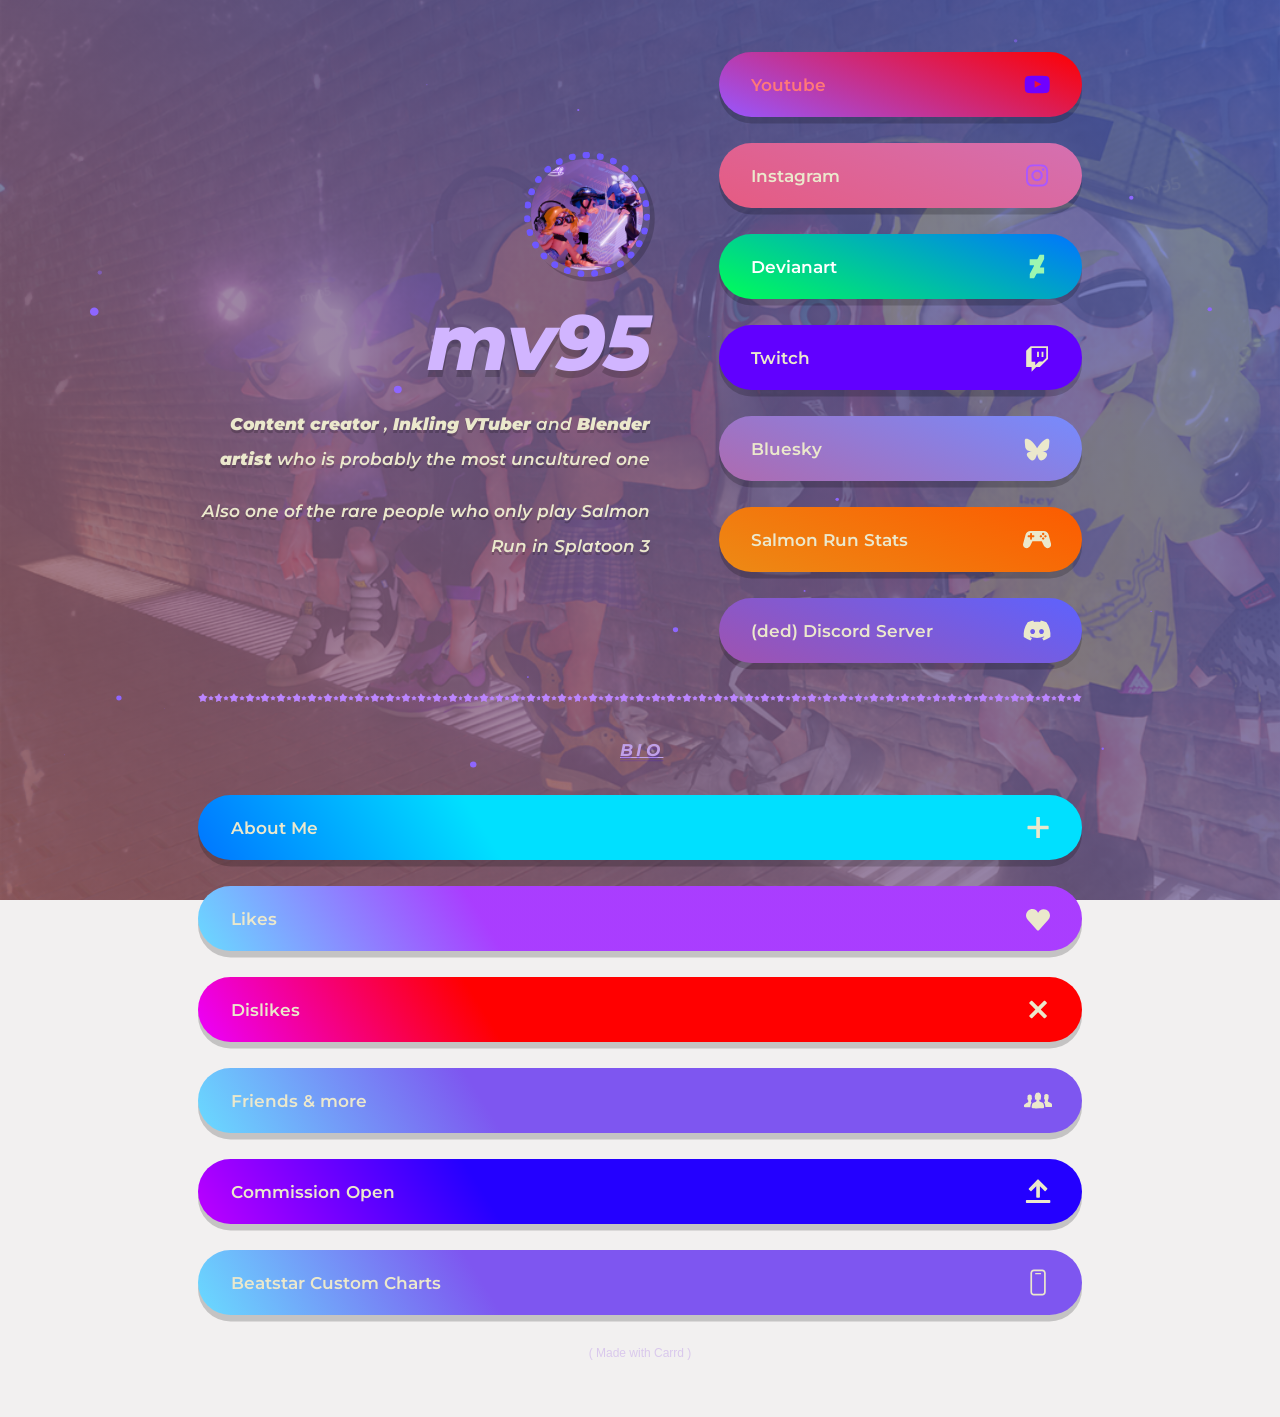
<file: index.html>
<!DOCTYPE HTML>
<html lang="en">
    <head>
        <title>mvitry95</title>
        <meta charset="utf-8"/>
        <meta name="viewport" content="width=device-width,initial-scale=1"/>
        <meta name="color-scheme" content="light only"/>
        <meta name="description" content="My personal page (wip)"/>
        <meta property="og:site_name" content="mvitry95"/>
        <meta property="og:title" content="mvitry95"/>
        <meta property="og:type" content="website"/>
        <meta property="og:description" content="My personal page (wip)"/>
        <meta property="og:image" content="https://mvitry95.carrd.co/assets/images/card.jpg?v=5d7e5a3b"/>
        <meta property="og:image:type" content="image/jpeg"/>
        <meta property="og:image:width" content="1280"/>
        <meta property="og:image:height" content="800"/>
        <meta property="og:url" content="https://mvitry95.carrd.co"/>
        <meta property="twitter:card" content="summary_large_image"/>
        <link rel="canonical" href="https://mvitry95.carrd.co"/>
        <link href="https://fonts.googleapis.com/css2?display=swap&family=Montserrat:ital,wght@0,500;0,600;0,700;0,800;0,900;1,500;1,600;1,700;1,800;1,900&family=Inter:ital,wght@0,600;0,900;1,600;1,900" rel="stylesheet" type="text/css"/>
        <link rel="stylesheet" href="assets/css/styles.css">
        <noscript>
            <style>
                body {
                    overflow: auto !important;
                }

                body::after {
                    display: none !important;
                }

                .site-main > .inner {
                    opacity: 1.0 !important;
                }

                .site-main {
                    opacity: 1.0 !important;
                    transform: none !important;
                    transition: none !important;
                    filter: none !important;
                }
            </style>
        </noscript>
    </head>
    <body class="is-loading">
        <svg xmlns="http://www.w3.org/2000/svg" version="1.1" xmlns:xlink="http://www.w3.org/1999/xlink" viewBox="0 0 40 40" display="none" width="0" height="0">
            <symbol id="icon-a63c85b2b6ee333b6d6753e57c8dfe0a" viewBox="0 0 40 40">
                <path d="M37.6,27.1c0,0-0.3,2.4-1.4,3.5c-1.4,1.4-2.9,1.4-3.6,1.5c-5,0.4-12.4,0.4-12.4,0.4s-9.2-0.1-12.1-0.4 c-0.8-0.1-2.6-0.1-3.9-1.5c-1.1-1.1-1.4-3.5-1.4-3.5s-0.4-2.9-0.4-5.7v-2.7c0-2.9,0.4-5.7,0.4-5.7s0.3-2.4,1.4-3.5 C5.5,8,7,8,7.7,7.9c5-0.4,12.4-0.4,12.4-0.4h0c0,0,7.5,0,12.4,0.4C33.3,8,34.8,8,36.2,9.4c1.1,1.1,1.4,3.5,1.4,3.5s0.4,2.9,0.4,5.7 v2.7C37.9,24.2,37.6,27.1,37.6,27.1z M16.5,14.6l0,9.9l9.6-5L16.5,14.6z"/>
            </symbol>
            <symbol id="icon-85976685de3e4af37529a1ce5d57d2a7" viewBox="0 0 40 40">
                <path d="M20,7c4.2,0,4.7,0,6.3,0.1c1.5,0.1,2.3,0.3,3,0.5C30,8,30.5,8.3,31.1,8.9c0.5,0.5,0.9,1.1,1.2,1.8c0.2,0.5,0.5,1.4,0.5,3 C33,15.3,33,15.8,33,20s0,4.7-0.1,6.3c-0.1,1.5-0.3,2.3-0.5,3c-0.3,0.7-0.6,1.2-1.2,1.8c-0.5,0.5-1.1,0.9-1.8,1.2 c-0.5,0.2-1.4,0.5-3,0.5C24.7,33,24.2,33,20,33s-4.7,0-6.3-0.1c-1.5-0.1-2.3-0.3-3-0.5C10,32,9.5,31.7,8.9,31.1 C8.4,30.6,8,30,7.7,29.3c-0.2-0.5-0.5-1.4-0.5-3C7,24.7,7,24.2,7,20s0-4.7,0.1-6.3c0.1-1.5,0.3-2.3,0.5-3C8,10,8.3,9.5,8.9,8.9 C9.4,8.4,10,8,10.7,7.7c0.5-0.2,1.4-0.5,3-0.5C15.3,7.1,15.8,7,20,7z M20,4.3c-4.3,0-4.8,0-6.5,0.1c-1.6,0-2.8,0.3-3.8,0.7 C8.7,5.5,7.8,6,6.9,6.9C6,7.8,5.5,8.7,5.1,9.7c-0.4,1-0.6,2.1-0.7,3.8c-0.1,1.7-0.1,2.2-0.1,6.5s0,4.8,0.1,6.5 c0,1.6,0.3,2.8,0.7,3.8c0.4,1,0.9,1.9,1.8,2.8c0.9,0.9,1.7,1.4,2.8,1.8c1,0.4,2.1,0.6,3.8,0.7c1.6,0.1,2.2,0.1,6.5,0.1 s4.8,0,6.5-0.1c1.6-0.1,2.9-0.3,3.8-0.7c1-0.4,1.9-0.9,2.8-1.8c0.9-0.9,1.4-1.7,1.8-2.8c0.4-1,0.6-2.1,0.7-3.8 c0.1-1.6,0.1-2.2,0.1-6.5s0-4.8-0.1-6.5c-0.1-1.6-0.3-2.9-0.7-3.8c-0.4-1-0.9-1.9-1.8-2.8c-0.9-0.9-1.7-1.4-2.8-1.8 c-1-0.4-2.1-0.6-3.8-0.7C24.8,4.3,24.3,4.3,20,4.3L20,4.3L20,4.3z"/>
                <path d="M20,11.9c-4.5,0-8.1,3.7-8.1,8.1s3.7,8.1,8.1,8.1s8.1-3.7,8.1-8.1S24.5,11.9,20,11.9z M20,25.2c-2.9,0-5.2-2.3-5.2-5.2 s2.3-5.2,5.2-5.2s5.2,2.3,5.2,5.2S22.9,25.2,20,25.2z"/>
                <path d="M30.6,11.6c0,1-0.8,1.9-1.9,1.9c-1,0-1.9-0.8-1.9-1.9s0.8-1.9,1.9-1.9C29.8,9.7,30.6,10.5,30.6,11.6z"/>
            </symbol>
            <symbol id="icon-94781bbaff6d4b0b426534ee4ad474e4" viewBox="0 0 40 40">
                <path d="M30,9.2L24,20.9l0.5,0.6H30v8.3H19.9L19,30.5l-2.8,5.5l-0.6,0.6h-6v-6.1l6.1-11.7l-0.5-0.6H9.5V9.8h10.2l0.9-0.6l2.8-5.5 L24,3.2h6C30,3.2,30,9.2,30,9.2z"/>
            </symbol>
            <symbol id="icon-8d23f0100c0ee8153b82abdcf43b0b85" viewBox="0 0 40 40">
                <path d="M23.9,33.6h-5.2l-6.5,6.5v-6.5H4.5V10.4L11,3.9h24.5V22L23.9,33.6z M32.9,6.5H12.2 v19.4h5.2V31l5.2-5.2h5.2l5.2-5.2V6.5z M26.5,11.7H29v7.7h-2.6V11.7z M20,11.7h2.6v7.7H20V11.7z"/>
            </symbol>
            <symbol id="icon-1b9d22f28a94f964a5d0b2d02198576b" viewBox="0 0 40 40">
                <path d="M20,19.7c-1.6-3.1-5.9-8.8-9.9-11.6C6.2,5.4,4.8,5.9,3.8,6.3C2.7,6.8,2.5,8.5,2.5,9.5s0.6,8.2,0.9,9.4 c1.2,4,5.4,5.3,9.3,4.9c0.2,0,0.4-0.1,0.6-0.1c-0.2,0-0.4,0.1-0.6,0.1C7,24.7,1.9,26.8,8.6,34.2c7.3,7.6,10-1.6,11.4-6.3 c1.4,4.7,3,13.5,11.3,6.3c6.2-6.3,1.7-9.5-4-10.3c-0.2,0-0.4,0-0.6-0.1c0.2,0,0.4,0.1,0.6,0.1c3.9,0.4,8.1-0.9,9.3-4.9 c0.4-1.2,0.9-8.4,0.9-9.4s-0.2-2.7-1.3-3.2c-1-0.4-2.4-0.9-6.3,1.8C25.9,10.9,21.6,16.7,20,19.7z"/>
            </symbol>
            <symbol id="icon-5781ca2e1fb79e9a339ab93b15347b29" viewBox="0 0 40 40">
                <path d="M36.3,32.1c-2.6,0.7-5.5-0.9-6.8-3.5l-2.9-6.2H20h-6.6l-2.9,6.2c-1.2,2.6-4.1,4.2-6.8,3.5 c-2.6-0.7-4.2-3.4-3.5-6L2,19.3C2,19.2,2,19.1,2.1,19l1.5-5.8c0.8-3,3.9-5.4,6.9-5.4H20h9.5c3,0,6.1,2.4,6.9,5.4l1.5,5.8 c0,0.1,0.1,0.2,0.1,0.3l1.8,6.8C40.5,28.7,39,31.4,36.3,32.1z M16.2,15c0-0.5-0.4-0.9-0.9-0.9h-2.5v-2.5c0-0.5-0.4-0.9-0.9-0.9H11 c-0.5,0-0.9,0.4-0.9,0.9v2.5H7.5c-0.5,0-0.9,0.4-0.9,0.9v0.8c0,0.5,0.4,0.9,0.9,0.9h2.6v2.6c0,0.5,0.4,0.9,0.9,0.9h0.8 c0.5,0,0.9-0.4,0.9-0.9v-2.6h2.5c0.5,0,0.9-0.4,0.9-0.9V15z M25.4,13.8c-0.9,0-1.7,0.7-1.7,1.7s0.7,1.7,1.7,1.7 c0.9,0,1.7-0.7,1.7-1.7S26.3,13.8,25.4,13.8z M28.7,10.5c-0.9,0-1.7,0.7-1.7,1.7c0,0.9,0.7,1.7,1.7,1.7c0.9,0,1.7-0.7,1.7-1.7 C30.3,11.2,29.6,10.5,28.7,10.5z M28.7,17c-0.9,0-1.7,0.7-1.7,1.7c0,0.9,0.7,1.7,1.7,1.7c0.9,0,1.7-0.7,1.7-1.7 C30.3,17.8,29.6,17,28.7,17z M31.9,13.8c-0.9,0-1.7,0.7-1.7,1.7s0.7,1.7,1.7,1.7c0.9,0,1.7-0.7,1.7-1.7S32.9,13.8,31.9,13.8z"/>
            </symbol>
            <symbol id="icon-3b7eeeccbb457780f277fce4669f67a0" viewBox="0 0 40 40">
                <path d="M33.2,8.3c-2.5-1.1-5.1-1.9-7.9-2.4c-0.3,0.6-0.7,1.4-1,2c-2.9-0.4-5.8-0.4-8.7,0c-0.3-0.6-0.7-1.4-1-2 c-2.8,0.5-5.4,1.3-7.9,2.4c-5,7.2-6.3,14.2-5.6,21.1c3.3,2.3,6.5,3.8,9.6,4.7c0.8-1,1.5-2.1,2.1-3.3c-1.1-0.4-2.2-0.9-3.2-1.5 c0.3-0.2,0.5-0.4,0.8-0.6c6.3,2.8,13,2.8,19.2,0c0.3,0.2,0.5,0.4,0.8,0.6c-1,0.6-2.1,1.1-3.2,1.5c0.6,1.1,1.3,2.2,2.1,3.3 c3.1-0.9,6.3-2.4,9.6-4.7C39.7,21.4,37.5,14.4,33.2,8.3z M13.7,25.1c-1.9,0-3.4-1.7-3.4-3.7s1.5-3.7,3.4-3.7c1.9,0,3.5,1.7,3.4,3.7 C17.1,23.4,15.6,25.1,13.7,25.1z M26.3,25.1c-1.9,0-3.4-1.7-3.4-3.7s1.5-3.7,3.4-3.7c1.9,0,3.5,1.7,3.4,3.7 C29.7,23.4,28.2,25.1,26.3,25.1z"/>
            </symbol>
            <symbol id="icon-1b35464dbe189435dbdef370cda253a3" viewBox="0 0 40 40">
                <path d="M34.1,22.6h-11.5v11.5c0,.5-.4.9-.9.9h-3.4c-.5,0-.9-.4-.9-.9v-11.5H5.9c-.5,0-.9-.4-.9-.9v-3.4c0-.5.4-.9.9-.9h11.5V5.9c0-.5.4-.9.9-.9h3.4c.5,0,.9.4.9.9v11.5h11.5c.5,0,.9.4.9.9v3.4c0,.5-.4.9-.9.9Z"/>
            </symbol>
            <symbol id="icon-0fab58c8cba7ae847fa5ba32ea5a4bea" viewBox="0 0 40 40">
                <path d="M20,12.2s0,0,0,0c.1-.2.2-.5.3-.7,1.5-3.2,3.9-4.6,7.4-4.8,5.5-.2,9.7,4.4,9.2,9.8-.2,2-1,3.7-2.4,5.1l-13.6,15.3c-.5.4-1.6.4-2,0l-13.6-15.3c-1-1.1-1.6-1.9-2-3.4-1.3-4.5.9-9.4,5.4-11.1,2.5-.9,6-.7,8.2.8,1.4,1,2.4,2.5,3,4.1Z"/>
            </symbol>
            <symbol id="icon-95cc8ee5d611e81aeda432cef856c7b8" viewBox="0 0 40 40">
                <path d="M32.3,11.5l-8.5,8.5,8.5,8.5c.4.4.4,1,0,1.3l-2.5,2.5c-.4.4-1,.4-1.3,0l-8.5-8.5-8.5,8.5c-.4.4-1,.4-1.3,0l-2.5-2.5c-.4-.4-.4-1,0-1.3l8.5-8.5L7.7,11.5c-.4-.4-.4-1,0-1.3l2.5-2.5c.4-.4,1-.4,1.3,0l8.5,8.5,8.5-8.5c.4-.4,1-.4,1.3,0l2.5,2.5c.4.4.4,1,0,1.3Z"/>
            </symbol>
            <symbol id="icon-fda01a4928fe0c070131c2a5b2854674" viewBox="0 0 40 40">
                <path d="M40,28c0,0.7-0.4,1.2-1.1,1.3c-0.9,0.1-1.8,0.1-2.7,0.1c-0.5,0-1.1,0-1.6,0c0,0,0,0,0,0c-1.2,0-2.3,0-3.5,0 c-0.6,0-0.6,0-0.7-0.6c-0.2-1.2-0.4-2.5-0.7-3.7c-0.2-0.8-0.6-1.6-1.2-2.2c-0.1-0.2-0.3-0.3,0-0.4c0.8-0.3,1-0.9,1.1-1.7 c0.1-0.6,0.1-1.1-0.2-1.7c-0.2-0.2-0.2-0.6-0.3-0.9c0-0.1,0-0.2-0.1-0.2c-0.5-0.4-0.5-1.1-0.6-1.7c0-0.2,0.1-0.4,0.2-0.5 c0.1-0.2,0.2-0.3,0.2-0.5c0-0.8,0-1.6,0-2.4c0-1,0.2-1.2,1.2-1.6c0.1-0.1,0.3-0.2,0.4-0.2c1.9-1.2,4.7,0.1,4.8,2.4 c0,0.2-0.1,0.4-0.2,0.5c-0.2,0.4-0.2,1.5,0,1.8c0.1,0.1,0.1,0.2,0.1,0.3c-0.1,0.6-0.3,1.1-0.5,1.7c0,0.2-0.1,0.3-0.2,0.4 c-0.1,0.4-0.3,0.8-0.4,1.2c0,0.1-0.1,0.3-0.1,0.4c0,0.4,0.1,0.8,0.1,1.1c0.1,0.7,0.4,1.1,1.1,1.4c1,0.5,2,0.9,3,1.4 c1.2,0.6,1.9,1.6,1.9,3C40,27.2,40,27.6,40,28z M28.5,29.6c-0.1,0.9-0.7,1.5-1.7,1.5c-3.3,0.1-6.7,0.1-10,0.2 c-1.4,0-2.9-0.1-4.3-0.2c-1.2-0.1-1.8-0.8-1.7-2c0.1-1.5,0.4-2.9,0.9-4.3c0.4-1.2,1.4-1.7,2.5-2.1c0.7-0.2,1.4-0.5,2.1-0.7 c0.8-0.3,1.3-0.9,1.4-1.8c0.2-1.1,0.2-1.1-0.9-1.2c0,0-0.1,0-0.2,0c0.3-0.5-0.1-0.5-0.4-0.5c-0.4-0.1-0.7-0.1-1.2-0.2 c0.1-0.2,0.2-0.3,0.3-0.4c0.4-0.4,0.4-0.8,0.3-1.3c-0.8-2.3-0.3-4.4,0.9-6.3C17,9.5,17.7,9,18.8,9.2c0.1,0,0.3,0,0.3-0.1 c0.8-0.7,1.6-0.5,2.4-0.2c1.2,0.5,1.8,1.6,2.3,2.7c0.6,1.4,0.6,2.8,0.3,4.3c-0.1,0.4-0.2,0.8-0.2,1.2c0,0.4,0.2,0.8,0.3,1.3 c-0.4,0.1-0.9,0.3-1.4,0.4c0,0.1,0,0.3,0.1,0.4c-0.2,0-0.4,0-0.6-0.1c-0.6-0.1-0.6-0.1-0.6,0.5c0,0,0,0,0,0c0.1,1.5,0.7,2.1,2.1,2.6 c0.7,0.2,1.4,0.5,2.1,0.8c1,0.4,1.6,1.2,1.9,2.1C28.4,26.6,28.6,28.1,28.5,29.6z M10.6,19.3c-0.1,0.3-0.2,0.5-0.4,0.7 c-0.3,0.3-0.3,0.6-0.3,1.1c0.1,0.7,0.1,1.4,0.8,1.9c0.1,0,0.1,0.3,0,0.3c-1,1.4-1.2,3-1.5,4.6c-0.1,0.4-0.1,0.9-0.2,1.3 c0,0.3-0.2,0.3-0.4,0.3c-1.2,0-2.5,0-3.7,0c0,0,0,0,0,0c-1.2,0-2.3,0-3.5,0c-1.1,0-1.6-0.6-1.6-1.7c0-0.4,0.1-0.8,0.1-1.1 c0.2-1,1-1.5,1.8-1.9C3,24.1,4,23.5,5.1,23c0.6-0.3,0.9-0.9,1-1.6c0-0.6,0-1.1-0.3-1.6c-0.4-0.6-0.6-1.4-0.9-2.1 c-0.2-0.4-0.4-1,0.2-1.4C5,16.2,5,16.1,5,15.9c0-0.7-0.1-1.3,0-2c0.2-1.7,1.9-2.8,3.6-2.4c1.1,0.3,2.1,0.7,2.3,1.9 c0.2,0.8,0.1,1.6,0.2,2.4c0,0.2,0.1,0.4,0.2,0.6c0,0.1,0.2,0.3,0.1,0.4c0,0.5-0.1,1.1-0.5,1.5C10.7,18.6,10.7,19,10.6,19.3z"/>
            </symbol>
            <symbol id="icon-8b71ab7fc361c35502064782b824be4f" viewBox="0 0 40 40">
                <path d="M2.7,35.4v-2.2c0-.5.4-1,1-1h32.7c.5,0,1,.4,1,1v2.2c0,.5-.4,1-1,1H3.7c-.5,0-1-.4-1-1ZM16.9,5.4l2.3-2.3c.4-.4,1-.4,1.4,0l2.3,2.3h0l10.1,10.1c.4.4.4,1,0,1.4l-2.3,2.3c-.4.4-1,.4-1.4,0l-6.7-6.7v15.4c0,.6-.5,1-1,1h-3.2c-.6,0-1-.5-1-1v-15.4l-6.8,6.8c-.4.4-1,.4-1.4,0l-2.3-2.3c-.4-.4-.4-1,0-1.4l10-10.2h0Z"/>
            </symbol>
            <symbol id="icon-9570a68733e3ff2abd643efda8a53b3c" viewBox="0 0 40 40">
                <path d="M25.9,38.5h-11.8c-2.8,0-5-2.2-5-5V6.5c0-2.8,2.2-5,5-5h11.8c2.8,0,5,2.2,5,5v27c0,2.8-2.2,5-5,5ZM28.5,6.5c0-1.4-1.2-2.6-2.6-2.6h-11.8c-1.4,0-2.6,1.2-2.6,2.6v27c0,1.4,1.2,2.6,2.6,2.6h11.8c1.4,0,2.6-1.2,2.6-2.6V6.5ZM23.5,8.3h-6.9c-.5,0-.9-.4-.9-.9s.4-.9.9-.9h6.9c.5,0,.9.4.9.9s-.4.9-.9.9Z"/>
            </symbol>
            <symbol id="icon-fe5d5fdb64e50b34c3e536f93a94c91e" viewBox="0 0 40 40">
                <path d="M19.5,7l2.3,2.3c.4.4.4,1,0,1.4l-6.7,6.7h18.4c.5,0,1,.4,1,1v3.2c0,.5-.4,1-1,1H15.1s6.8,6.8,6.8,6.8c.4.4.4,1,0,1.4l-2.3,2.3c-.4.4-1,.4-1.4,0l-12.3-12.3c-.4-.4-.4-1,0-1.4l12.3-12.3c.4-.4,1-.4,1.4,0Z"/>
            </symbol>
        </svg>
        <div class="site-wrapper">
            <div class="site-main">
                <div class="inner">
                    <section id="home-section">
                        <div id="container01" class="container-component instance-1 columns">
                            <div class="wrapper">
                                <div class="inner">
                                    <div>
                                        <div id="image01" class="image-component instance-1" data-position="center">
                                            <span class="frame">
                                                <img src="assets/images/pfp.png" alt=""/>
                                            </span>
                                        </div>
                                        <h1 id="text01" class="text-component instance-1">
                                            <em>mv95</em>
                                        </h1>
                                        <p id="text02" class="text-component instance-2">
                                            <span class="p">
                                                <em>
                                                    <strong>Content creator</strong>
                                                    , <strong>Inkling VTuber</strong>
                                                    and <strong>Blender artist</strong>
                                                    who is probably the most uncultured one
                                                </em>
                                            </span>
                                            <span class="p">
                                                <em>Also one of the rare people who only play Salmon Run in Splatoon 3</em>
                                            </span>
                                        </p>
                                    </div>
                                    <div>
                                        <ul id="buttons01" class="buttons-component instance-1">
                                            <li>
                                                <a href="https://www.youtube.com/channel/UCy0GhNkOjU1N7GztYTEdHBg" class="n01" role="button">
                                                    <svg aria-labelledby="buttons01-icon-1-title">
                                                        <title id="buttons01-icon-1-title">YouTube (Alt)</title>
                                                        <use xlink:href="#icon-a63c85b2b6ee333b6d6753e57c8dfe0a"></use>
                                                    </svg>
                                                    <span class="label">Youtube</span>
                                                </a>
                                            </li>
                                            <li>
                                                <a href="https://www.instagram.com/mvitry_95/" class="n02" role="button">
                                                    <svg aria-labelledby="buttons01-icon-2-title">
                                                        <title id="buttons01-icon-2-title">Instagram</title>
                                                        <use xlink:href="#icon-85976685de3e4af37529a1ce5d57d2a7"></use>
                                                    </svg>
                                                    <span class="label">Instagram</span>
                                                </a>
                                            </li>
                                            <li>
                                                <a href="https://www.deviantart.com/mvitry95" class="n03" role="button">
                                                    <svg aria-labelledby="buttons01-icon-3-title">
                                                        <title id="buttons01-icon-3-title">DeviantArt</title>
                                                        <use xlink:href="#icon-94781bbaff6d4b0b426534ee4ad474e4"></use>
                                                    </svg>
                                                    <span class="label">Devianart</span>
                                                </a>
                                            </li>
                                            <li>
                                                <a href="https://www.twitch.tv/mv95vt" class="n04" role="button">
                                                    <svg aria-labelledby="buttons01-icon-4-title">
                                                        <title id="buttons01-icon-4-title">Twitch</title>
                                                        <use xlink:href="#icon-8d23f0100c0ee8153b82abdcf43b0b85"></use>
                                                    </svg>
                                                    <span class="label">Twitch</span>
                                                </a>
                                            </li>
                                            <li>
                                                <a href="https://bsky.app/profile/mvitry95.bsky.social" class="n05" role="button">
                                                    <svg aria-labelledby="buttons01-icon-5-title">
                                                        <title id="buttons01-icon-5-title">Bluesky</title>
                                                        <use xlink:href="#icon-1b9d22f28a94f964a5d0b2d02198576b"></use>
                                                    </svg>
                                                    <span class="label">Bluesky</span>
                                                </a>
                                            </li>
                                            <li>
                                                <a href="https://stat.ink/@mvitry95/salmon3" class="n06" role="button">
                                                    <svg aria-labelledby="buttons01-icon-6-title">
                                                        <title id="buttons01-icon-6-title">Gamepad</title>
                                                        <use xlink:href="#icon-5781ca2e1fb79e9a339ab93b15347b29"></use>
                                                    </svg>
                                                    <span class="label">Salmon Run Stats</span>
                                                </a>
                                            </li>
                                            <li>
                                                <a href="https://discord.gg/fvpewKg" class="n07" role="button">
                                                    <svg aria-labelledby="buttons01-icon-7-title">
                                                        <title id="buttons01-icon-7-title">Discord</title>
                                                        <use xlink:href="#icon-3b7eeeccbb457780f277fce4669f67a0"></use>
                                                    </svg>
                                                    <span class="label">(ded) Discord Server</span>
                                                </a>
                                            </li>
                                        </ul>
                                    </div>
                                </div>
                            </div>
                        </div>
                        <hr id="divider03" class="divider-component instance-3">
                        <p id="text11" class="text-component instance-11">
                            <em>
                                <u>Bio</u>
                            </em>
                        </p>
                        <ul id="buttons02" class="buttons-component instance-2">
                            <li>
                                <a href="personalities.html" class="n01" role="button">
                                    <svg aria-labelledby="buttons02-icon-1-title">
                                        <title id="buttons02-icon-1-title">Plus</title>
                                        <use xlink:href="#icon-1b35464dbe189435dbdef370cda253a3"></use>
                                    </svg>
                                    <span class="label">About Me</span>
                                </a>
                            </li>
                            <li>
                                <a href="likes.html" class="n02" role="button">
                                    <svg aria-labelledby="buttons02-icon-2-title">
                                        <title id="buttons02-icon-2-title">Heart</title>
                                        <use xlink:href="#icon-0fab58c8cba7ae847fa5ba32ea5a4bea"></use>
                                    </svg>
                                    <span class="label">Likes</span>
                                </a>
                            </li>
                            <li>
                                <a href="dislikes.html" class="n03" role="button">
                                    <svg aria-labelledby="buttons02-icon-3-title">
                                        <title id="buttons02-icon-3-title">Cancel</title>
                                        <use xlink:href="#icon-95cc8ee5d611e81aeda432cef856c7b8"></use>
                                    </svg>
                                    <span class="label">Dislikes</span>
                                </a>
                            </li>
                            <li>
                                <a href="relations.html" class="n04" role="button">
                                    <svg aria-labelledby="buttons02-icon-4-title">
                                        <title id="buttons02-icon-4-title">Facebook Groups</title>
                                        <use xlink:href="#icon-fda01a4928fe0c070131c2a5b2854674"></use>
                                    </svg>
                                    <span class="label">Friends &amp; more</span>
                                </a>
                            </li>
                            <li>
                                <a href="commissions.html" class="n05" role="button">
                                    <svg aria-labelledby="buttons02-icon-5-title">
                                        <title id="buttons02-icon-5-title">Upload</title>
                                        <use xlink:href="#icon-8b71ab7fc361c35502064782b824be4f"></use>
                                    </svg>
                                    <span class="label">Commission Open</span>
                                </a>
                            </li>
                            <li>
                                <a href="beatstar.html" class="n06" role="button">
                                    <svg aria-labelledby="buttons02-icon-6-title">
                                        <title id="buttons02-icon-6-title">Mobile</title>
                                        <use xlink:href="#icon-9570a68733e3ff2abd643efda8a53b3c"></use>
                                    </svg>
                                    <span class="label">Beatstar Custom Charts</span>
                                </a>
                            </li>
                        </ul>
                    </section>
                    <footer id="footer">
                        <div id="credits">
                            <span>
                                <a href="https://carrd.co/build?ref=auto">Made with Carrd</a>
                            </span>
                        </div>
                    </footer>
                </div>
            </div>
        </div>
        <script src="assets/js/common.js"></script>
        <!-- gotta set the flag to 1 since comms are open-->
        <script>
            var commsOpen = 1;
            sessionStorage.setItem('allow_commissions', '1');
        </script>
    </body>
</html>
</file>
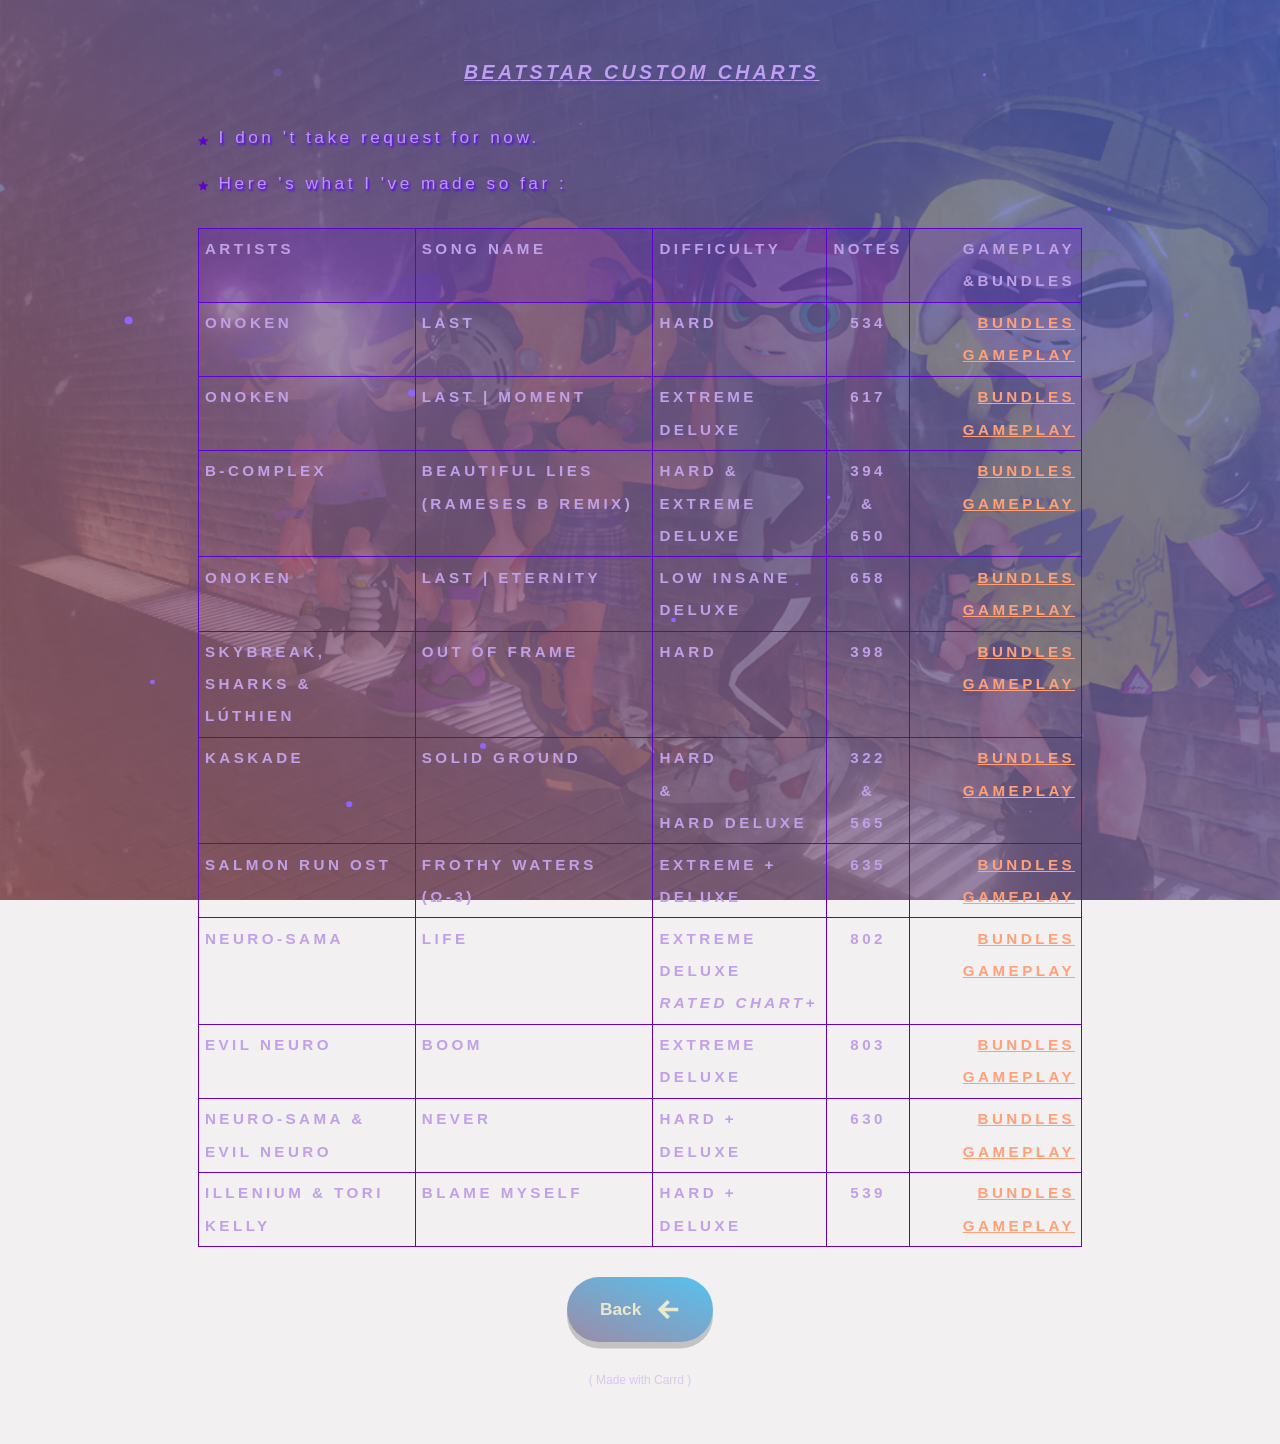
<file: beatstar.html>
<!DOCTYPE HTML>
<html lang="en">
    <head>
        <title>mvitry95 - Beatstar Charts</title>
        <meta charset="utf-8"/>
        <meta name="viewport" content="width=device-width,initial-scale=1"/>
        <style>body{background:#F2F0F0;font-family:Inter,Helvetica,Arial,sans-serif}</style>
        <link rel="stylesheet" href="assets/css/styles.css">
    </head>
    <body class="is-loading">
        <svg xmlns="http://www.w3.org/2000/svg" style="display: none;">
            <symbol id="icon-fe5d5fdb64e50b34c3e536f93a94c91e" viewBox="0 0 40 40">
                <path d="M19.5,7l2.3,2.3c.4,0,.4,1,0,1.4l-6.7,6.7h18.4c.5,0,1,.4,1,1v3.2c0,.5-.4,1-1,1H15.1s6.8,6.8,6.8,6.8c.4,0,.4,1,0,1.4l-2.3,2.3c-.4,0-1,0-1.4,0L5.8,20.8c-.4-.4-.4-1,0-1.4L18.1,7.1c.4-.4,1-.4,1.4,0Z"/>
            </symbol>
        </svg>
        <div class="site-wrapper">
            <div class="site-main">
                <div class="inner">
                    <section id="beatstar-section">
                        <p id="text17" class="text-component instance-17">
                            <em>
                                <u>Beatstar Custom Charts</u>
                            </em>
                        </p>
                        <div id="list01" class="list-component instance-1">
                            <ul>
                                <li>
                                    <p>I don &#39;t take request for now.</p>
                                </li>
                                <li>
                                    <p>Here &#39;s what I &#39;ve made so far :</p>
                                </li>
                            </ul>
                        </div>
                        <div id="table01" class="table-component instance-1">
                            <div class="inner">
                                <table>
                                    <thead>
                                        <tr>
                                            <th>Artists</th>
                                            <th>Song Name</th>
                                            <th>Difficulty</th>
                                            <th>Notes</th>
                                            <th>Gameplay &amp;Bundles</th>
                                        </tr>
                                    </thead>
                                    <tbody>
                                        <tr>
                                            <td>Onoken</td>
                                            <td>Last</td>
                                            <td>Hard</td>
                                            <td>534</td>
                                            <td>
                                                <a href="https://drive.google.com/drive/folders/1wFOmmEFnEgzdJSt52tTMisXIzkEQhHQe">Bundles</a>
                                                <br>
                                                <a href="https://youtu.be/5MfsfKjGAZc?si=1Ggjx1XdpjMBsuzv">Gameplay</a>
                                            </td>
                                        </tr>
                                        <tr>
                                            <td>Onoken</td>
                                            <td>Last | Moment</td>
                                            <td>Extreme Deluxe</td>
                                            <td>617</td>
                                            <td>
                                                <a href="https://drive.google.com/drive/folders/1wFOmmEFnEgzdJSt52tTMisXIzkEQhHQe">Bundles</a>
                                                <br>
                                                <a href="https://youtu.be/5MfsfKjGAZc?si=1Ggjx1XdpjMBsuzv">Gameplay</a>
                                            </td>
                                        </tr>
                                        <tr>
                                            <td>B-Complex</td>
                                            <td>Beautiful Lies (Rameses B Remix)</td>
                                            <td>
                                                Hard &amp;<br>Extreme Deluxe
                                            </td>
                                            <td>
                                                394 <br>
                                                &amp;<br>650
                                            </td>
                                            <td>
                                                <a href="https://drive.google.com/drive/folders/1Zqi_MswzgRFVzeYKtCbSOwW4GISqOJgD">Bundles</a>
                                                <br>
                                                <a href="https://youtu.be/niO3XRTAfM4?si=xfpYxOm02yTQDxMr">Gameplay</a>
                                            </td>
                                        </tr>
                                        <tr>
                                            <td>Onoken</td>
                                            <td>Last | Eternity</td>
                                            <td>Low Insane Deluxe</td>
                                            <td>658</td>
                                            <td>
                                                <a href="https://drive.google.com/drive/folders/1wFOmmEFnEgzdJSt52tTMisXIzkEQhHQe">Bundles</a>
                                                <br>
                                                <a href="https://youtu.be/CqeYvWxlmkQ?si=to_F0B5nEQfGMWMH">Gameplay</a>
                                            </td>
                                        </tr>
                                        <tr>
                                            <td>Skybreak, Sharks &amp; LÚTHIEN</td>
                                            <td>Out of Frame</td>
                                            <td>Hard</td>
                                            <td>398</td>
                                            <td>
                                                <a href="https://drive.google.com/drive/folders/11yRbcsEtUqN-0sK6SbbKeb3jRCuAYwGA">Bundles</a>
                                                <br>
                                                <a href="https://youtu.be/cmPI3WES4EI?si=JQ8GyVIdYoeiD46t">Gameplay</a>
                                            </td>
                                        </tr>
                                        <tr>
                                            <td>Kaskade</td>
                                            <td>Solid Ground</td>
                                            <td>
                                                Hard <br>
                                                &amp;<br>Hard Deluxe
                                            </td>
                                            <td>
                                                322 <br>
                                                &amp;<br>565
                                            </td>
                                            <td>
                                                <a href="https://drive.google.com/drive/folders/1hkn8-3AUxXs9rTicoOH0PjdYOPa0OGvv?usp=drive_link">Bundles</a>
                                                <br>
                                                <a href="https://youtu.be/D0sws1H5LEg">Gameplay</a>
                                            </td>
                                        </tr>
                                        <tr>
                                            <td>Salmon Run OST</td>
                                            <td>Frothy Waters (ω-3)</td>
                                            <td>Extreme + Deluxe</td>
                                            <td>635</td>
                                            <td>
                                                <a href="https://drive.google.com/drive/folders/1l5YYkZcHukHBBgzJPLnBNBevW3PjAziX?usp=sharing">Bundles</a>
                                                <br>
                                                <a href="https://youtu.be/0wzTsgS2MDE">Gameplay</a>
                                            </td>
                                        </tr>
                                        <tr>
                                            <td>Neuro-sama</td>
                                            <td>Life</td>
                                            <td>
                                                Extreme Deluxe<br>
                                                <em>Rated Chart+</em>
                                            </td>
                                            <td>802</td>
                                            <td>
                                                <a href="https://drive.google.com/drive/folders/1dr8h0OimLySOwMFkLbA1OLK3l9ZYWxRP?usp=drive_link">Bundles</a>
                                                <br>
                                                <a href="https://youtu.be/XHgqDOl1nn8?si=mZJzB1tPMnPmHuZJ">Gameplay</a>
                                            </td>
                                        </tr>
                                        <tr>
                                            <td>Evil Neuro</td>
                                            <td>BOOM</td>
                                            <td>Extreme Deluxe</td>
                                            <td>803</td>
                                            <td>
                                                <a href="https://drive.google.com/file/d/1acPhiT-RoqKiK_mSAF8lyB6Nv1J9MZyH/view?usp=drivesdk">Bundles</a>
                                                <br>
                                                <a href="https://youtu.be/u7Q_ulvnCww">Gameplay</a>
                                            </td>
                                        </tr>
                                        <tr>
                                            <td>Neuro-sama &amp; Evil Neuro</td>
                                            <td>NEVER</td>
                                            <td>Hard + Deluxe</td>
                                            <td>630</td>
                                            <td>
                                                <a href="https://drive.google.com/file/d/116Uxp-McUb2ul99bQuzVLI-fTBBZK5Kp/view?usp=drive_link">Bundles</a>
                                                <br>
                                                <a href="https://youtu.be/wbPSR-EgFhE">Gameplay</a>
                                            </td>
                                        </tr>
                                        <tr>
                                            <td>ILLENIUM &amp; Tori Kelly</td>
                                            <td>Blame Myself</td>
                                            <td>Hard + Deluxe</td>
                                            <td>539</td>
                                            <td>
                                                <a href="https://drive.google.com/file/d/1BUO3441RxjsHBgwMOoaJe7vEUhUpMgPX/view?usp=sharing">Bundles</a>
                                                <br>
                                                <a href="https://youtu.be/R5Iixu0-mYw">Gameplay</a>
                                            </td>
                                        </tr>
                                    </tbody>
                                </table>
                            </div>
                        </div>
                        <ul id="buttons03" class="buttons-component instance-3">
                            <li>
                                <a href="index.html" class="n01" role="button">
                                    <svg aria-labelledby="buttons03-icon-1-title">
                                        <title id="buttons03-icon-1-title">Arrow Left</title>
                                        <use xlink:href="#icon-fe5d5fdb64e50b34c3e536f93a94c91e"></use>
                                    </svg>
                                    <span class="label">Back</span>
                                </a>
                            </li>
                        </ul>
                    </section>
                    <footer id="footer">
                        <div id="credits"><span><a href="https://carrd.co/build?ref=auto">Made with Carrd</a></span></div>
                    </footer>
                </div>
            </div>
        </div>
        <script src="assets/js/common.js"></script>
    </body>
</html>
</file>
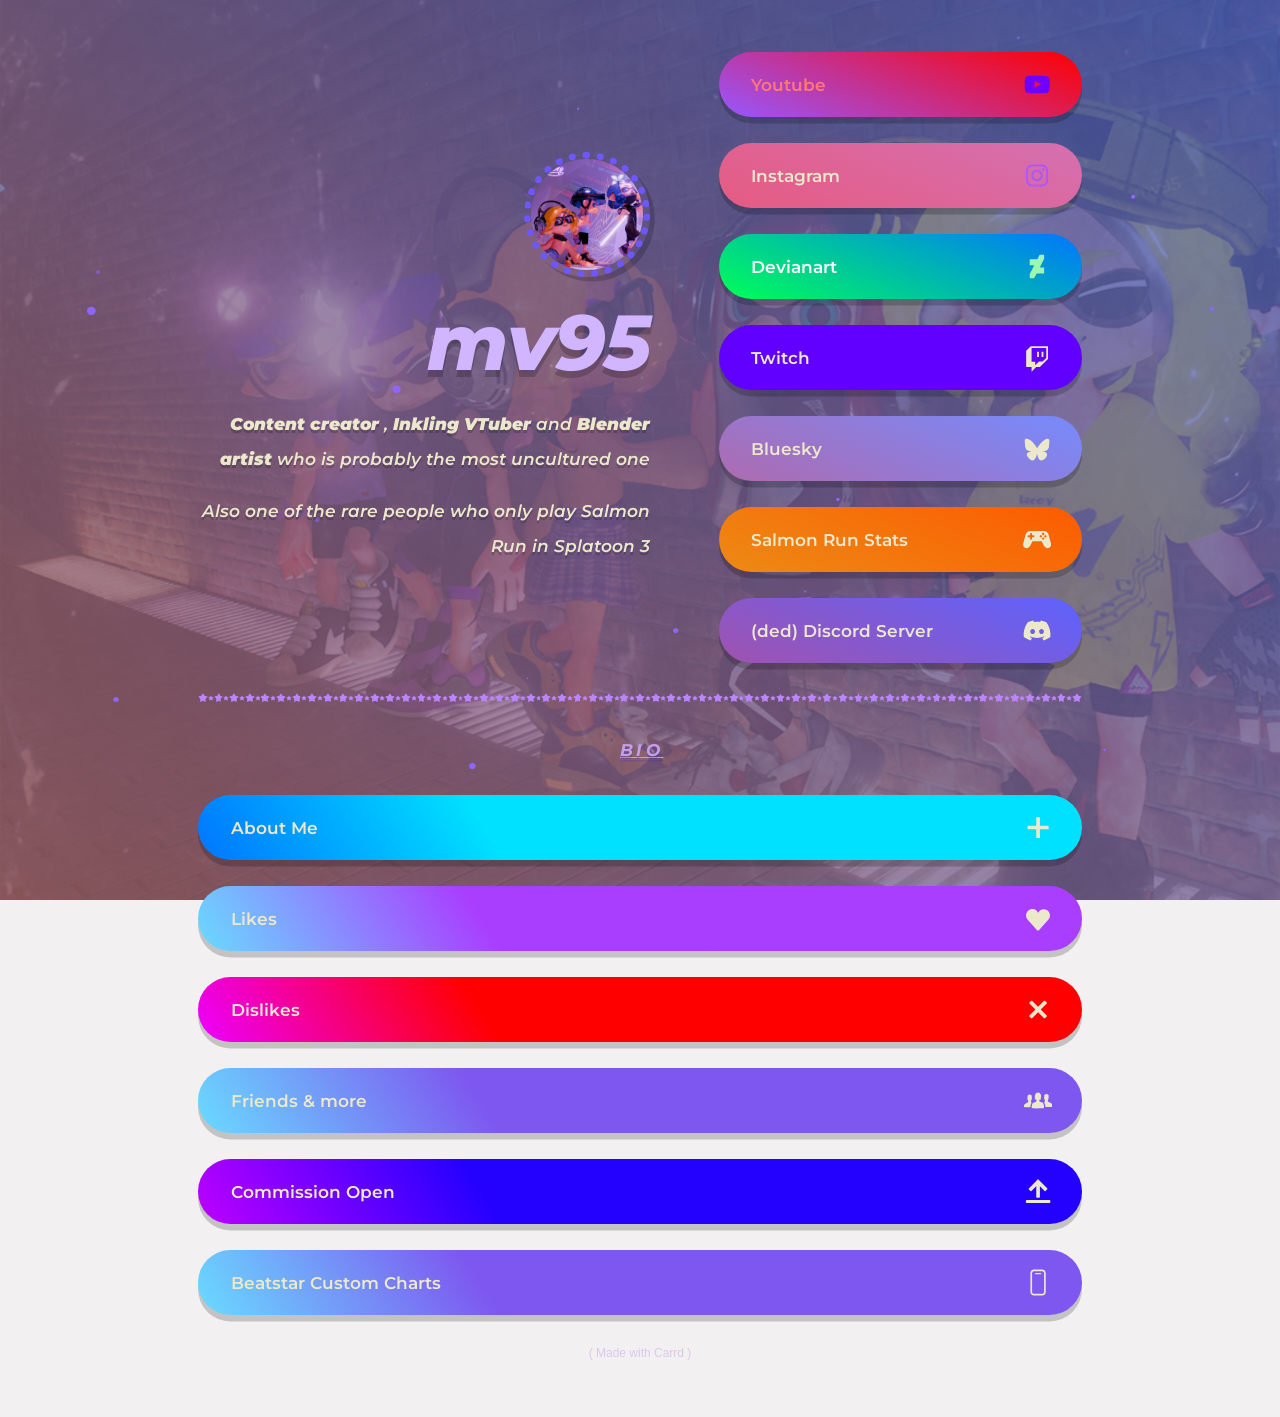
<file: commissions.html>
<!DOCTYPE HTML>
<html lang="en">
    <head>
        <title>mvitry95 - Commissions</title>
        <meta charset="utf-8"/>
        <meta name="viewport" content="width=device-width,initial-scale=1"/>
        <style>body{background:#F2F0F0;font-family:Inter,Helvetica,Arial,sans-serif}</style>
        <link rel="stylesheet" href="assets/css/styles.css">
        <script>
            (function(){
                try {
                    // Prevent direct access: only allow if sessionStorage flag is present.
                    if (sessionStorage.getItem('allow_commissions') !== '1') { //to allow access, you must first visit the index.html page, which sets this flag in sessionStorage
                        window.location.replace('index.html');
                    }
                } catch (e) {
                    // On any error (e.g., disabled storage) fall back to redirect.
                    try { window.location.replace('index.html'); } catch (_) {}
                }
            })();
        </script>
    </head>
    <body class="is-loading">
       <svg xmlns="http://www.w3.org/2000/svg" style="display: none;">
            <symbol id="icon-fe5d5fdb64e50b34c3e536f93a94c91e" viewBox="0 0 40 40">
                <path d="M19.5,7l2.3,2.3c.4,0,.4,1,0,1.4l-6.7,6.7h18.4c.5,0,1,.4,1,1v3.2c0,.5-.4,1-1,1H15.1s6.8,6.8,6.8,6.8c.4,0,.4,1,0,1.4l-2.3,2.3c-.4,0-1,0-1.4,0L5.8,20.8c-.4-.4-.4-1,0-1.4L18.1,7.1c.4-.4,1-.4,1.4,0Z"/>
            </symbol>
        </svg>
        <div class="site-wrapper">
            <div class="site-main">
                <div class="inner">
                    <section id="commissions-section">
                        <p id="text12" class="text-component instance-12">
                            <em>
                                <u>Commissions Sheets : Blender Splatoon</u>
                            </em>
                        </p>
                        <div id="list05" class="list-component instance-5">
                            <ul>
                                <li>
                                    <p>
                                        <em>
                                            You can DM me on <a href="https://www.instagram.com/mvitry_95/">Instagram</a>
                                            , <a href="https://discord.gg/fvpewKg">Discord</a> (my id is mvitry95 for DMs, but <b>PLEASE ALWAYS</b> include your commission request in the message request, otherwise I will not respond thinking you're spamming me)
                                            or you can go to my <a href="https://ko-fi.com/mvitry95/commissions">Ko-fi commission page</a>. 
                                            
                                        </em>
                                    </p>
                                </li>
                            </ul>
                        </div>
                        <div id="container03" class="container-component instance-3 columns">
                            <div class="wrapper">
                                <div class="inner">
                                    <div>
                                        <div id="image02" class="image-component instance-2" data-position="left">
                                            <span class="frame deferred">
                                                <img src="[data-uri]%2BPHJlY3QgZmlsbD0iIzI2MTM2YyIgd2lkdGg9IjEwMCUiIGhlaWdodD0iMTAwJSIvPjwvc3ZnPg%3D%3D" data-src="assets/images/commission_1.png?v=5d7e5a3b" alt=""/>
                                            </span>
                                        </div>
                                    </div>
                                    <div>
                                        <div id="image03" class="image-component instance-3" data-position="right">
                                            <span class="frame deferred">
                                                <img src="[data-uri]%2BPHJlY3QgZmlsbD0iIzFjMTc3NiIgd2lkdGg9IjEwMCUiIGhlaWdodD0iMTAwJSIvPjwvc3ZnPg%3D%3D" data-src="assets/images/commission_2.png?v=5d7e5a3b" alt=""/>
                                            </span>
                                        </div>
                                    </div>
                                </div>
                            </div>
                            
                        </div>
                        
                            <div class="wrapper">
                                <div class="inner">
                                    <div>
                                        <div id="image03" class="image-component instance-3">
                                            <span class="frame deferred">
                                                <img src="[data-uri]%2BPHJlY3QgZmlsbD0iIzE1MTU1ZiIgd2lkdGg9IjEwMCUiIGhlaWdodD0iMTAwJSIvPjwvc3ZnPg%3D%3D" data-src="assets/images/commission_3.png?v=5d7e5a3b" alt=""/>
                                            </span>
                                        </div>
                                    </div>
                                </div>
                            </div>
                        
                        <p id="text04" class="text-component instance-4">For collabs &amp; art trades, you can dm me, I &#39;ll see if I &#39;m up for it. I'm never the one asking for the favors because of the shyness.</p>
                        <ul id="buttons08" class="buttons-component instance-8">
                            <li>
                                <a href="index.html" class="n01" role="button">
                                    <svg aria-labelledby="buttons08-icon-1-title">
                                        <title id="buttons08-icon-1-title">Arrow Left</title>
                                        <use xlink:href="#icon-fe5d5fdb64e50b34c3e536f93a94c91e"></use>
                                    </svg>
                                    <span class="label">Back</span>
                                </a>
                            </li>
                        </ul>
                    </section>
                    <footer id="footer"><div id="credits"><span><a href="https://carrd.co/build?ref=auto">Made with Carrd</a></span></div></footer>
                </div>
            </div>
        </div>
        <script src="assets/js/common.js"></script>
    </body>
</html>
</file>
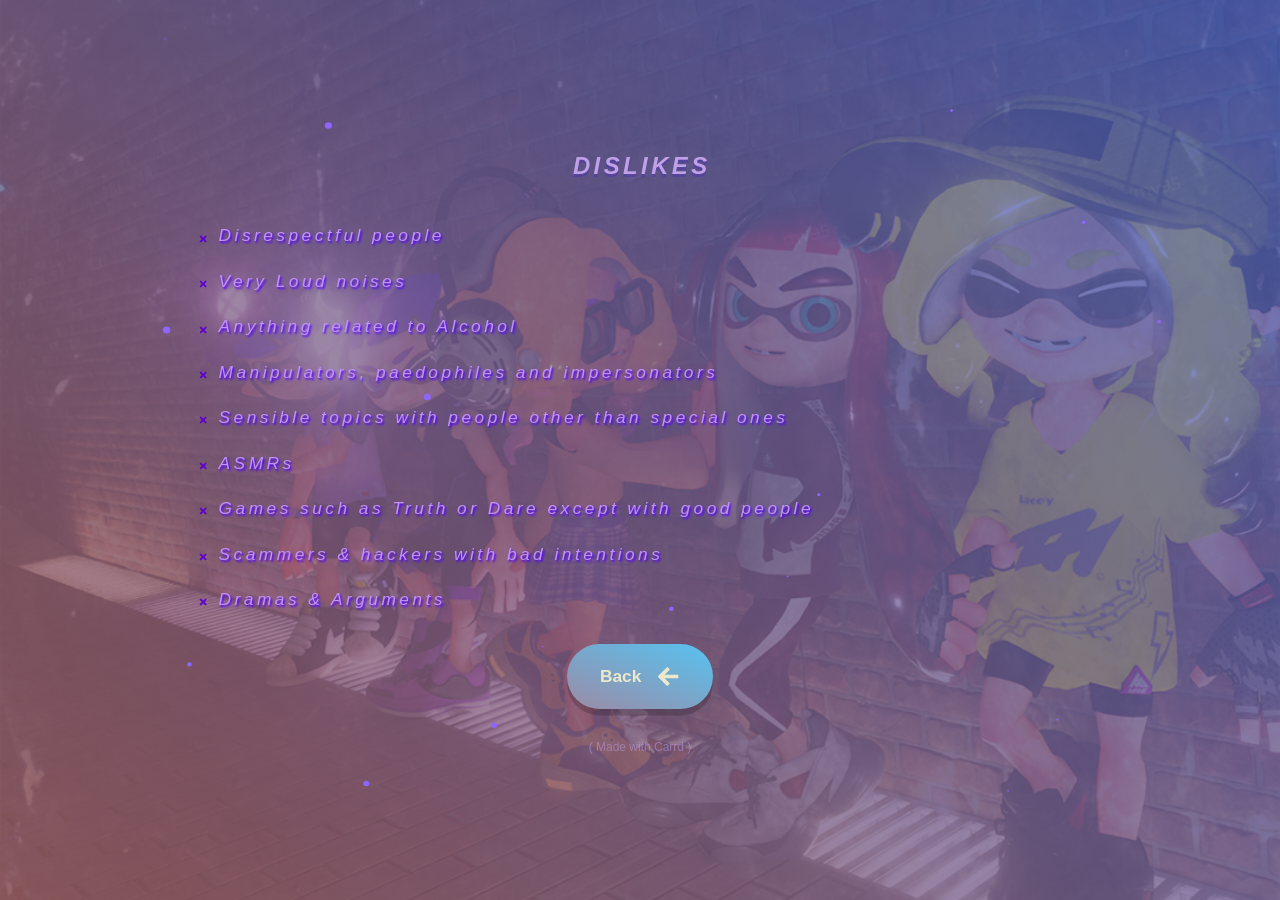
<file: dislikes.html>
<!DOCTYPE HTML>
<html lang="en">
    <head>
        <title>mvitry95 - Dislikes</title>
        <meta charset="utf-8"/>
        <meta name="viewport" content="width=device-width,initial-scale=1"/>
        <style>body{background:#F2F0F0;font-family:Inter,Helvetica,Arial,sans-serif}</style>
        <link rel="stylesheet" href="assets/css/styles.css">
    </head>
    <body class="is-loading">
        <svg xmlns="http://www.w3.org/2000/svg" style="display: none;">
            <symbol id="icon-fe5d5fdb64e50b34c3e536f93a94c91e" viewBox="0 0 40 40">
                <path d="M19.5,7l2.3,2.3c.4,0,.4,1,0,1.4l-6.7,6.7h18.4c.5,0,1,.4,1,1v3.2c0,.5-.4,1-1,1H15.1s6.8,6.8,6.8,6.8c.4,0,.4,1,0,1.4l-2.3,2.3c-.4,0-1,0-1.4,0L5.8,20.8c-.4-.4-.4-1,0-1.4L18.1,7.1c.4-.4,1-.4,1.4,0Z"/>
            </symbol>
        </svg>
        <div class="site-wrapper">
            <div class="site-main">
                <div class="inner">
                    <section id="dislikes-section">
                            <h2 id="text06" class="text-component instance-6">
                            <em>
                                <strong>Dislikes</strong>
                            </em>
                        </h2>
                        <div id="list03" class="list-component instance-3">
                            <ul>
                                <li>
                                    <p>
                                        <em>Disrespectful people</em>
                                    </p>
                                </li>
                                <li>
                                    <p>
                                        <em>Very Loud noises</em>
                                    </p>
                                </li>
                                <li>
                                    <p>
                                        <em>Anything related to Alcohol</em>
                                    </p>
                                </li>
                                <li>
                                    <p>
                                        <em>Manipulators, paedophiles and impersonators</em>
                                    </p>
                                </li>
                                <li>
                                    <p>
                                        <em>Sensible topics with people other than special ones</em>
                                    </p>
                                </li>
                                <li>
                                    <p>
                                        <em>ASMRs</em>
                                    </p>
                                </li>
                                <li>
                                    <p>
                                        <em>Games such as Truth or Dare except with good people</em>
                                    </p>
                                </li>
                                <li>
                                    <p>
                                        <em>Scammers &amp; hackers with bad intentions</em>
                                    </p>
                                </li>
                                <li>
                                    <p>
                                        <em>Dramas &amp; Arguments</em>
                                    </p>
                                </li>
                            </ul>
                        </div>
                        <ul id="buttons06" class="buttons-component instance-6">
                            <li>
                                <a href="index.html" class="n01" role="button">
                                    <svg aria-labelledby="buttons06-icon-1-title">
                                        <title id="buttons06-icon-1-title">Arrow Left</title>
                                        <use xlink:href="#icon-fe5d5fdb64e50b34c3e536f93a94c91e"></use>
                                    </svg>
                                    <span class="label">Back</span>
                                </a>
                            </li>
                        </ul>
                    </section>
                    <footer id="footer">
                        <div id="credits">
                            <span>
                                <a href="https://carrd.co/build?ref=auto">Made with Carrd</a>
                            </span>
                        </div>
                    </footer>
                </div>
            </div>
        </div>
        <script src="assets/js/common.js"></script>
    </body>
</html>
</file>
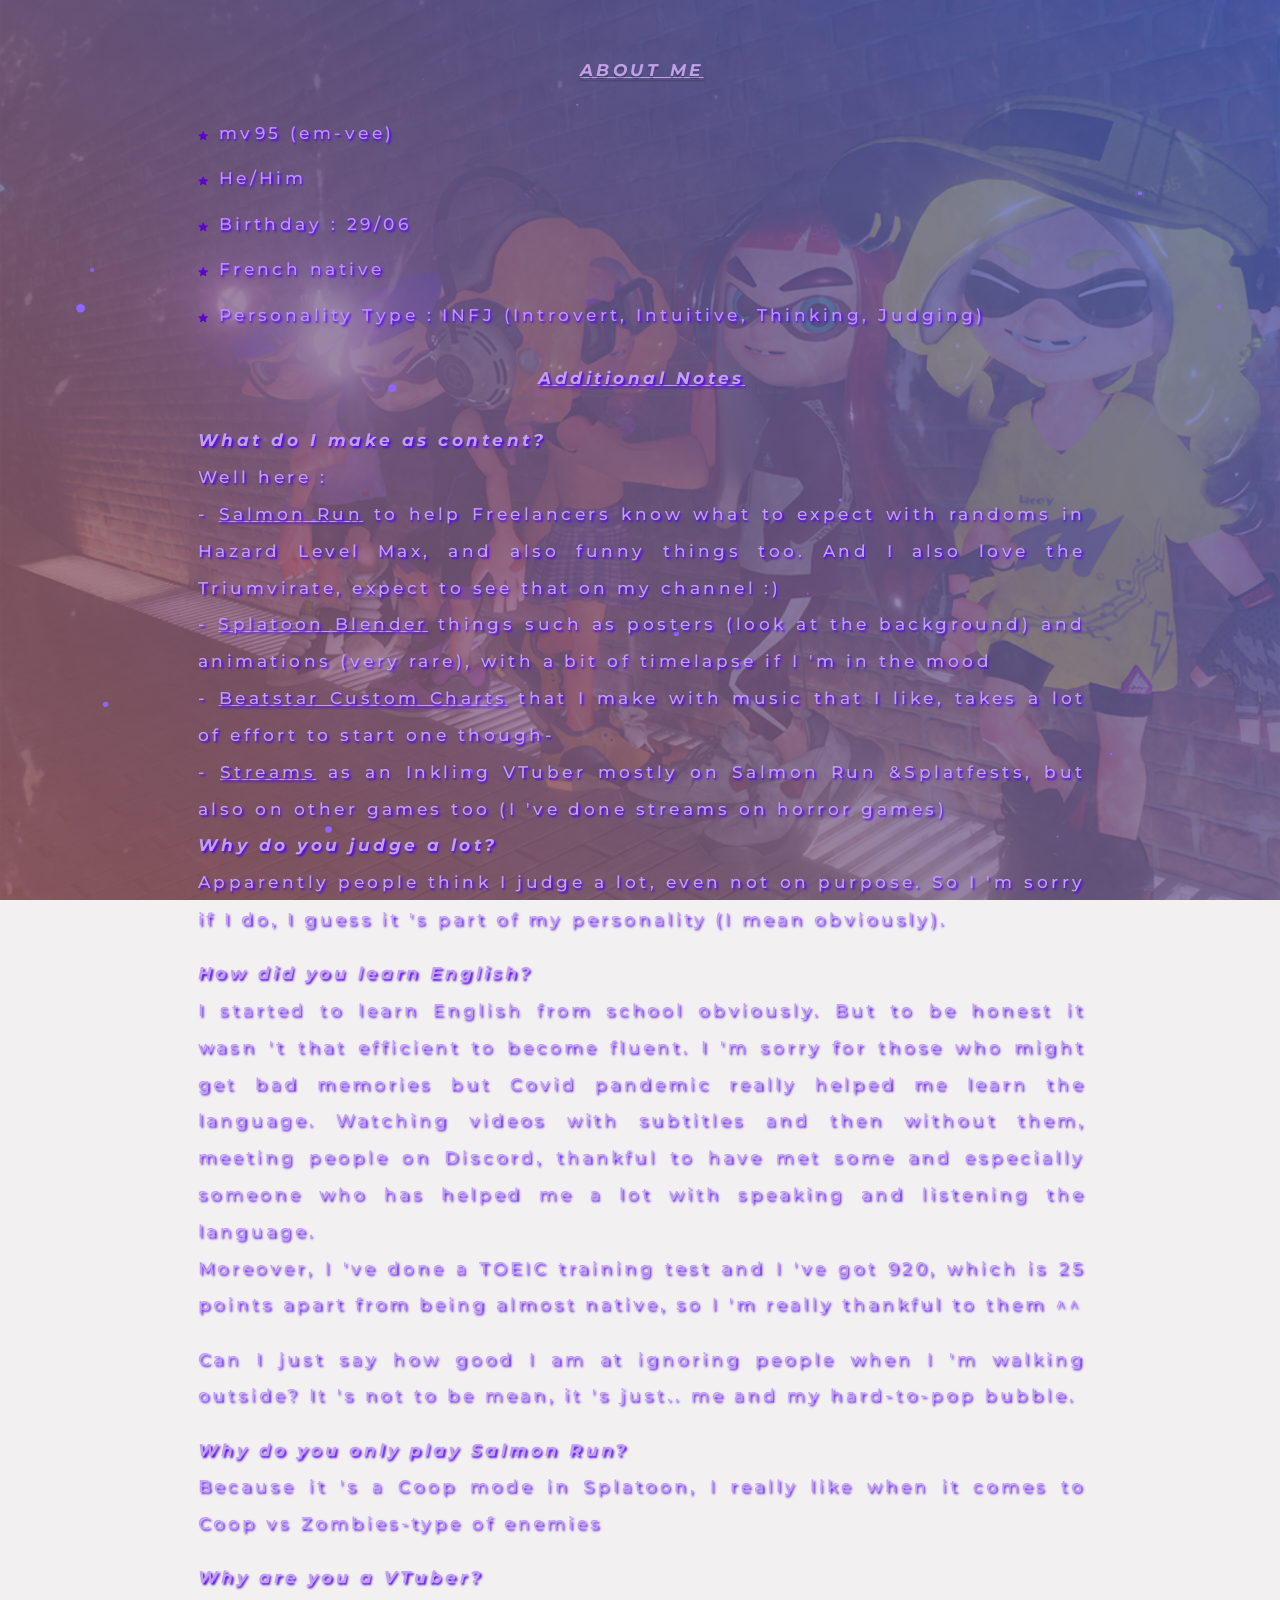
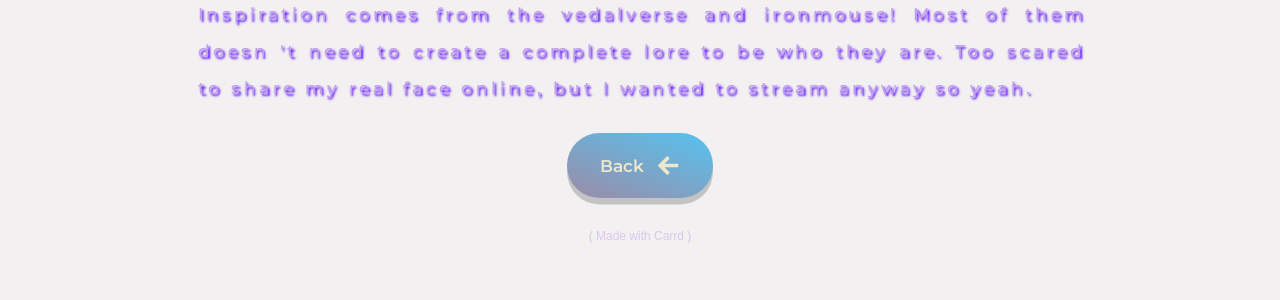
<file: personalities.html>
<!DOCTYPE HTML>
<html lang="en">
    <head>
        <title>mvitry95 - About Me</title>
        <meta charset="utf-8"/>
        <meta name="viewport" content="width=device-width,initial-scale=1"/>
        <meta name="color-scheme" content="light only"/>
        <meta name="description" content="My personal page (wip)"/>
        <meta property="og:site_name" content="mvitry95"/>
        <meta property="og:title" content="mvitry95"/>
        <meta property="og:type" content="website"/>
        <meta property="og:description" content="My personal page (wip)"/>
        <meta property="og:image" content="https://mvitry95.carrd.co/assets/images/card.jpg?v=5d7e5a3b"/>
        <meta property="og:image:type" content="image/jpeg"/>
        <meta property="og:image:width" content="1280"/>
        <meta property="og:image:height" content="800"/>
        <meta property="og:url" content="https://mvitry95.carrd.co"/>
        <meta property="twitter:card" content="summary_large_image"/>
        <link rel="canonical" href="https://mvitry95.carrd.co"/>
        <link href="https://fonts.googleapis.com/css2?display=swap&family=Montserrat:ital,wght@0,500;0,600;0,700;0,800;0,900;1,500;1,600;1,700;1,800;1,900&family=Inter:ital,wght@0,600;0,900;1,600;1,900" rel="stylesheet" type="text/css"/>
        <link rel="stylesheet" href="assets/css/styles.css">
    </head>
    <body class="is-loading">
        <svg xmlns="http://www.w3.org/2000/svg" style="display: none;">
            <symbol id="icon-fe5d5fdb64e50b34c3e536f93a94c91e" viewBox="0 0 40 40">
                <path d="M19.5,7l2.3,2.3c.4.4.4,1,0,1.4l-6.7,6.7h18.4c.5,0,1,.4,1,1v3.2c0,.5-.4,1-1,1H15.1s6.8,6.8,6.8,6.8c.4.4.4,1,0,1.4l-2.3,2.3c-.4.4-1,0-1.4,0l-12.3-12.3c-.4-.4-.4-1,0-1.4l12.3-12.3c.4-.4,1-.4,1.4,0Z"/>
            </symbol>
        </svg>
        <div class="site-wrapper">
            <div class="site-main">
                <div class="inner">
                    <section id="personalities-section">
                        <p id="text13" class="text-component instance-13">
                            <em>
                                <u>About Me</u>
                            </em>
                        </p>
                        <div id="list06" class="list-component instance-6">
                            <ul>
                                <li>
                                    <p>mv95 (em-vee)</p>
                                </li>
                                <li>
                                    <p>He/Him</p>
                                </li>
                                <li>
                                    <p>Birthday : 29/06</p>
                                </li>
                                <li>
                                    <p>French native</p>
                                </li>
                                <li>
                                    <p>Personality Type : INFJ (Introvert, Intuitive, Thinking, Judging)</p>
                                </li>
                            </ul>
                        </div>
                        <p id="text15" class="text-component instance-15">
                            <em>
                                <strong>
                                    <u>Additional Notes</u>
                                </strong>
                            </em>
                        </p>
                        <p id="text16" class="text-component instance-16">
                            <span class="p">
                                <em>
                                    <strong>What do I make as content?</strong>
                                </em>
                                <br/>
                                Well here :<br/>
                                - <u>Salmon Run</u>
                                to help Freelancers know what to expect with randoms in Hazard Level Max, and also funny things too. And I also love the Triumvirate, expect to see that on my channel :)<br/>
                                - <u>Splatoon Blender</u>
                                things such as posters (look at the background) and animations (very rare), with a bit of timelapse if I &#39;m in the mood<br/>
                                - <u>Beatstar Custom Charts</u>
                                that I make with music that I like, takes a lot of effort to start one though-<br/>
                                - <u>Streams</u>
                                as an Inkling VTuber mostly on Salmon Run &amp;Splatfests, but also on other games too (I &#39;ve done streams on horror games)<br/>
                                <em>
                                    <strong>Why do you judge a lot?</strong>
                                </em>
                                <br/>Apparently people think I judge a lot, even not on purpose. So I &#39;m sorry if I do, I guess it &#39;s part of my personality (I mean obviously).
                            </span>
                            <span class="p">
                                <em>
                                    <strong>How did you learn English?</strong>
                                </em>
                                <br/>
                                I started to learn English from school obviously. But to be honest it wasn &#39;t that efficient to become fluent. I &#39;m sorry for those who might get bad memories but Covid pandemic really helped me learn the language. Watching videos with subtitles and then without them, meeting people on Discord, thankful to have met some and especially someone who has helped me a lot with speaking and listening the language.<br/>Moreover, I &#39;ve done a TOEIC training test and I &#39;ve got 920, which is 25 points apart from being almost native, so I &#39;m really thankful to them ^^
                            </span>
                            <span class="p">Can I just say how good I am at ignoring people when I &#39;m walking outside? It &#39;s not to be mean, it &#39;s just.. me and my hard-to-pop bubble.</span>
                            <span class="p">
                                <em>
                                    <strong>Why do you only play Salmon Run?</strong>
                                </em>
                                <br/>Because it &#39;s a Coop mode in Splatoon, I really like when it comes to Coop vs Zombies-type of enemies
                            </span>
                            <span class="p">
                                <em>
                                    <strong>Why are you a VTuber?</strong>
                                </em>
                                <br/>Inspiration comes from the vedalverse and ironmouse! Most of them doesn &#39;t need to create a complete lore to be who they are. Too scared to share my real face online, but I wanted to stream anyway so yeah.
                            </span>
                        </p>
                        <ul id="buttons04" class="buttons-component instance-4">
                            <li>
                                <a href="index.html" class="n01" role="button">
                                    <svg aria-labelledby="buttons05-icon-1-title">
                                        <title id="buttons05-icon-1-title">Arrow Left</title>
                                        <use xlink:href="#icon-fe5d5fdb64e50b34c3e536f93a94c91e"></use>
                                    </svg>
                                    <span class="label">Back</span>
                                </a>
                            </li>
                        </ul>
                    </section>
                    <footer id="footer">
                        <div id="credits">
                            <span>
                                <a href="https://carrd.co/build?ref=auto">Made with Carrd</a>
                            </span>
                        </div>
                    </footer>
                </div>
            </div>
        </div>
        <script src="assets/js/common.js"></script>
    </body>
</html>
</file>
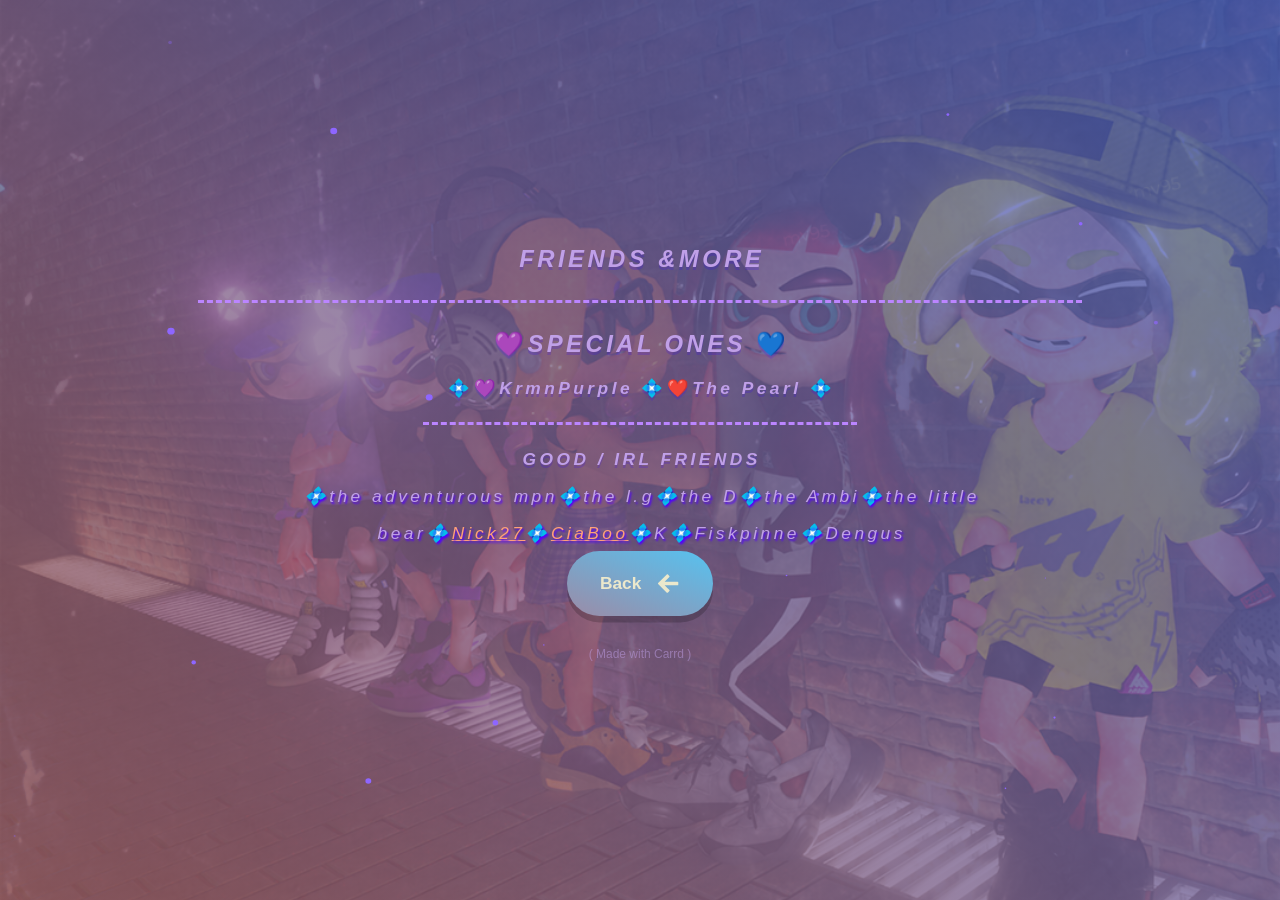
<file: relations.html>
<!DOCTYPE HTML>
<html lang="en">
    <head>
        <title>mvitry95 - Friends & more</title>
        <meta charset="utf-8"/>
        <meta name="viewport" content="width=device-width,initial-scale=1"/>
        <style>body{background:#F2F0F0;font-family:Inter,Helvetica,Arial,sans-serif}</style>
        <link rel="stylesheet" href="assets/css/styles.css">
    </head>
    <body class="is-loading">
        <svg xmlns="http://www.w3.org/2000/svg" style="display: none;">
            <symbol id="icon-fe5d5fdb64e50b34c3e536f93a94c91e" viewBox="0 0 40 40">
                <path d="M19.5,7l2.3,2.3c.4.4.4,1,0,1.4l-6.7,6.7h18.4c.5,0,1,.4,1,1v3.2c0,.5-.4,1-1,1H15.1s6.8,6.8,6.8,6.8c.4.4.4,1,0,1.4l-2.3,2.3c-.4.4-1,0-1.4,0l-12.3-12.3c-.4-.4-.4-1,0-1.4l12.3-12.3c.4-.4,1-.4,1.4,0Z"/>
            </symbol>
        </svg>
        <div class="site-wrapper">
            <div class="site-main">
                <div class="inner">
                        <h2 id="text07" class="text-component instance-7">
                            <em>
                                <strong>Friends &amp;more</strong>
                            </em>
                        </h2>
                        <hr id="divider01" class="divider-component instance-1">
                        <h2 id="text08" class="text-component instance-8">
                            💜<em>Special Ones</em>
                            💙
                        </h2>
                        <p id="text09" class="text-component instance-9">
                            💠💜<em>KrmnPurple</em>
                            💠❤️<em>The Pearl</em>
                            💠
                        </p>
                        <hr id="divider02" class="divider-component instance-2">
                        <p id="text10" class="text-component instance-10">
                            <em>Good / IRL Friends</em>
                        </p>
                        <p id="text03" class="text-component instance-3">
                            <em>💠the adventurous mpn💠the l.g💠the D💠the Ambi💠the little bear💠<a href="https://en.pronouns.page/@Nick27">Nick27</a>💠<a href="https://ciaboo.carrd.co">CiaBoo</a>💠K💠Fiskpinne💠Dengus</em>
                        </p>
                        <ul id="buttons05" class="buttons-component instance-5">
                            <li>
                                <a href="index.html" class="n01" role="button">
                                    <svg aria-labelledby="buttons05-icon-1-title">
                                        <title id="buttons05-icon-1-title">Arrow Left</title>
                                        <use xlink:href="#icon-fe5d5fdb64e50b34c3e536f93a94c91e"></use>
                                    </svg>
                                    <span class="label">Back</span>
                                </a>
                            </li>
                        </ul>
                    </section>
                    <footer id="footer">
                        <div id="credits"><span><a href="https://carrd.co/build?ref=auto">Made with Carrd</a></span></div>
                    </footer>
                </div>
            </div>
        </div>
        <script src="assets/js/common.js"></script>
    </body>
</html>
</file>
<file: assets/css/styles.css>
html,body,div,span,applet,object,iframe,h1,h2,h3,h4,h5,h6,p,blockquote,pre,a,abbr,acronym,address,big,cite,code,del,dfn,em,img,ins,kbd,q,s,samp,small,strike,strong,sub,sup,tt,var,b,u,i,center,dl,dt,dd,ol,ul,li,fieldset,form,label,legend,table,caption,tbody,tfoot,thead,tr,th,td,article,aside,canvas,details,embed,figure,figcaption,footer,header,hgroup,menu,nav,output,ruby,section,summary,time,mark,audio,video {
    margin: 0;
    padding: 0;
    border: 0;
    font-size: 100%;
    font: inherit;
    vertical-align: baseline;
}

article,aside,details,figcaption,figure,footer,header,hgroup,menu,nav,section {
    display: block;
}

body {
    line-height: 1;
}

ol,ul {
    list-style: none;
}

blockquote,q {
    quotes: none;
}

blockquote::before,blockquote::after,q::before,q::after {
    content: '';
    content: none;
}

table {
    border-collapse: collapse;
    border-spacing: 0;
}

body {
    -webkit-text-size-adjust: none
}

mark {
    background-color: transparent;
    color: inherit
}

input::-moz-focus-inner {
    border: 0;
    padding: 0
}

input[type="text"],input[type="email"],select,textarea {
    -moz-appearance: none;
    -webkit-appearance: none;
    -ms-appearance: none;
    appearance: none
}

*, *::before, *::after {
    box-sizing: border-box;
}

@keyframes loading-spinner {
    0% {
        transform: rotate(0deg);
    }

    100% {
        transform: rotate(360deg);
    }
}

.deferred::before {
    content: '';
    display: block;
    width: 4rem;
    height: 4rem;
    position: absolute;
    top: 50%;
    left: 50%;
    margin: -2rem 0 0 -2rem;
    animation: loading-spinner 1s infinite linear;
    transition: opacity 0.25s ease;
    transition-delay: 0.5s;
    opacity: 0;
    z-index: -1;
    background-image: url('[data-uri]');
    background-position: center;
    background-repeat: no-repeat;
    background-size: 3rem;
}

.deferred.loading::before {
    opacity: 0.35;
    z-index: 0;
}

body {
    line-height: 1.0;
    min-height: var(--viewport-height);
    min-width: 320px;
    overflow-x: hidden;
    word-wrap: break-word;
    background-color: #F2F0F0;
}

body::before {
    content: '';
    display: block;
    background-attachment: scroll;
    height: var(--background-height);
    left: 0;
    pointer-events: none;
    position: fixed;
    top: 0;
    transform: scale(1);
    width: 100vw;
    z-index: 0;
    background-image: url('data:image/svg+xml;charset=utf8,%3Csvg%20width%3D%22640%22%20height%3D%22480%22%20viewBox%3D%220%200%20640%20480%22%20xmlns%3D%22http%3A%2F%2Fwww.w3.org%2F2000%2Fsvg%22%20preserveAspectRatio%3D%22none%22%3E%20%3Cstyle%20type%3D%22text%2Fcss%22%3E%20circle%20%7B%20fill%3A%20%238E66FF%3B%20%7D%20%3C%2Fstyle%3E%20%3Ccircle%20cx%3D%22331.8123%22%20cy%3D%22303.8262%22%20r%3D%220.8658%22%20fill-opacity%3D%221%22%3E%20%3Canimate%20attributeName%3D%22cx%22%20dur%3D%225s%22%20repeatCount%3D%22indefinite%22%20values%3D%22331.8123%3B332.4542%3B333.1698%3B333.9726%3B334.8798%3B335.9128%3B337.1%3B338.4787%3B340.0991%3B342.0311%3B344.3739%3B347.2744%3B350.9584%3B355.793%3B362.4171%3B362.4171%3B362.4171%3B362.4171%3B362.4171%3B362.4171%3B362.4171%22%20%2F%3E%20%3Canimate%20attributeName%3D%22cy%22%20dur%3D%225s%22%20repeatCount%3D%22indefinite%22%20values%3D%22303.8262%3B307.2944%3B311.1611%3B315.4993%3B320.4007%3B325.9828%3B332.3977%3B339.847%3B348.6029%3B359.042%3B371.7013%3B387.3735%3B407.2795%3B433.4027%3B469.1949%3B469.1949%3B469.1949%3B469.1949%3B469.1949%3B469.1949%3B469.1949%22%20%2F%3E%20%3Canimate%20attributeName%3D%22r%22%20dur%3D%225s%22%20repeatCount%3D%22indefinite%22%20values%3D%220.8658%3B0.9129%3B0.9653%3B1.0242%3B1.0907%3B1.1664%3B1.2534%3B1.3545%3B1.4732%3B1.6148%3B1.7866%3B1.9992%3B2.2692%3B2.6236%3B3.1091%3B3.1091%3B3.1091%3B3.1091%3B3.1091%3B3.1091%3B3.1091%22%20%2F%3E%20%3Canimate%20attributeName%3D%22fill-opacity%22%20dur%3D%225s%22%20repeatCount%3D%22indefinite%22%20values%3D%221%3B1%3B1%3B1%3B1%3B1%3B1%3B1%3B1%3B1%3B1%3B1%3B1%3B1%3B0%3B0%3B0%3B0%3B0%3B0%3B0%22%20%2F%3E%20%3C%2Fcircle%3E%20%3Ccircle%20cx%3D%2255.2595%22%20cy%3D%22473.6155%22%20r%3D%220.9757%22%20fill-opacity%3D%220%22%20%2F%3E%20%3Ccircle%20cx%3D%22425.133%22%20cy%3D%22117.8427%22%20r%3D%220.4877%22%20fill-opacity%3D%221%22%3E%20%3Canimate%20attributeName%3D%22cx%22%20dur%3D%225s%22%20repeatCount%3D%22indefinite%22%20values%3D%22425.133%3B432.7724%3B441.6091%3B451.9483%3B464.209%3B478.9816%3B497.1262%3B519.9461%3B519.9461%3B519.9461%3B519.9461%3B519.9461%3B519.9461%3B519.9461%3B519.9461%3B519.9461%3B519.9461%3B519.9461%3B519.9461%3B519.9461%3B519.9461%22%20%2F%3E%20%3Canimate%20attributeName%3D%22cy%22%20dur%3D%225s%22%20repeatCount%3D%22indefinite%22%20values%3D%22117.8427%3B108.9662%3B98.6987%3B86.6852%3B72.4392%3B55.2744%3B34.1916%3B7.6765%3B7.6765%3B7.6765%3B7.6765%3B7.6765%3B7.6765%3B7.6765%3B7.6765%3B7.6765%3B7.6765%3B7.6765%3B7.6765%3B7.6765%3B7.6765%22%20%2F%3E%20%3Canimate%20attributeName%3D%22r%22%20dur%3D%225s%22%20repeatCount%3D%22indefinite%22%20values%3D%220.4877%3B0.5232%3B0.5642%3B0.6121%3B0.669%3B0.7376%3B0.8217%3B0.9276%3B0.9276%3B0.9276%3B0.9276%3B0.9276%3B0.9276%3B0.9276%3B0.9276%3B0.9276%3B0.9276%3B0.9276%3B0.9276%3B0.9276%3B0.9276%22%20%2F%3E%20%3Canimate%20attributeName%3D%22fill-opacity%22%20dur%3D%225s%22%20repeatCount%3D%22indefinite%22%20values%3D%221%3B1%3B1%3B1%3B1%3B1%3B1%3B0%3B0%3B0%3B0%3B0%3B0%3B0%3B0%3B0%3B0%3B0%3B0%3B0%3B0%22%20%2F%3E%20%3C%2Fcircle%3E%20%3Ccircle%20cx%3D%22284.7766%22%20cy%3D%22316.1389%22%20r%3D%220.2746%22%20fill-opacity%3D%221%22%3E%20%3Canimate%20attributeName%3D%22cx%22%20dur%3D%225s%22%20repeatCount%3D%22indefinite%22%20values%3D%22284.7766%3B282.6388%3B280.2248%3B277.4773%3B274.3221%3B270.661%3B266.362%3B261.2423%3B255.0421%3B247.3791%3B237.6663%3B224.9542%3B207.5999%3B207.5999%3B207.5999%3B207.5999%3B207.5999%3B207.5999%3B207.5999%3B207.5999%3B207.5999%22%20%2F%3E%20%3Canimate%20attributeName%3D%22cy%22%20dur%3D%225s%22%20repeatCount%3D%22indefinite%22%20values%3D%22316.1389%3B320.7598%3B325.978%3B331.917%3B338.7374%3B346.6511%3B355.9438%3B367.0105%3B380.4128%3B396.9772%3B417.9725%3B445.451%3B482.964%3B482.964%3B482.964%3B482.964%3B482.964%3B482.964%3B482.964%3B482.964%3B482.964%22%20%2F%3E%20%3Canimate%20attributeName%3D%22r%22%20dur%3D%225s%22%20repeatCount%3D%22indefinite%22%20values%3D%220.2746%3B0.2913%3B0.3101%3B0.3316%3B0.3562%3B0.3847%3B0.4182%3B0.4582%3B0.5065%3B0.5663%3B0.642%3B0.7411%3B0.8764%3B0.8764%3B0.8764%3B0.8764%3B0.8764%3B0.8764%3B0.8764%3B0.8764%3B0.8764%22%20%2F%3E%20%3Canimate%20attributeName%3D%22fill-opacity%22%20dur%3D%225s%22%20repeatCount%3D%22indefinite%22%20values%3D%221%3B1%3B1%3B1%3B1%3B1%3B1%3B1%3B1%3B1%3B1%3B1%3B0%3B0%3B0%3B0%3B0%3B0%3B0%3B0%3B0%22%20%2F%3E%20%3C%2Fcircle%3E%20%3Ccircle%20cx%3D%22626.0086%22%20cy%3D%22225.6482%22%20r%3D%220.8684%22%20fill-opacity%3D%220%22%20%2F%3E%20%3Ccircle%20cx%3D%22157.0809%22%20cy%3D%22322.71%22%20r%3D%220.8312%22%20fill-opacity%3D%221%22%3E%20%3Canimate%20attributeName%3D%22cx%22%20dur%3D%225s%22%20repeatCount%3D%22indefinite%22%20values%3D%22157.0809%3B147.1007%3B135.818%3B122.9599%3B108.1718%3B90.9839%3B70.7603%3B46.6191%3B17.2997%3B17.2997%3B17.2997%3B17.2997%3B17.2997%3B17.2997%3B17.2997%3B17.2997%3B17.2997%3B17.2997%3B17.2997%3B17.2997%3B17.2997%22%20%2F%3E%20%3Canimate%20attributeName%3D%22cy%22%20dur%3D%225s%22%20repeatCount%3D%22indefinite%22%20values%3D%22322.71%3B327.7767%3B333.5047%3B340.0324%3B347.54%3B356.2659%3B366.5329%3B378.7888%3B393.6736%3B393.6736%3B393.6736%3B393.6736%3B393.6736%3B393.6736%3B393.6736%3B393.6736%3B393.6736%3B393.6736%3B393.6736%3B393.6736%3B393.6736%22%20%2F%3E%20%3Canimate%20attributeName%3D%22r%22%20dur%3D%225s%22%20repeatCount%3D%22indefinite%22%20values%3D%220.8312%3B0.8821%3B0.9397%3B1.0053%3B1.0807%3B1.1684%3B1.2716%3B1.3948%3B1.5444%3B1.5444%3B1.5444%3B1.5444%3B1.5444%3B1.5444%3B1.5444%3B1.5444%3B1.5444%3B1.5444%3B1.5444%3B1.5444%3B1.5444%22%20%2F%3E%20%3Canimate%20attributeName%3D%22fill-opacity%22%20dur%3D%225s%22%20repeatCount%3D%22indefinite%22%20values%3D%221%3B1%3B1%3B1%3B1%3B1%3B1%3B1%3B0%3B0%3B0%3B0%3B0%3B0%3B0%3B0%3B0%3B0%3B0%3B0%3B0%22%20%2F%3E%20%3C%2Fcircle%3E%20%3Ccircle%20cx%3D%22562.4661%22%20cy%3D%2277.4358%22%20r%3D%222.0713%22%20fill-opacity%3D%221%22%3E%20%3Canimate%20attributeName%3D%22cx%22%20dur%3D%225s%22%20repeatCount%3D%22indefinite%22%20values%3D%22562.4661%3B588.1836%3B620.004%3B620.004%3B620.004%3B620.004%3B620.004%3B620.004%3B620.004%3B620.004%3B620.004%3B620.004%3B620.004%3B620.004%3B620.004%3B620.004%3B620.004%3B620.004%3B620.004%3B620.004%3B620.004%22%20%2F%3E%20%3Canimate%20attributeName%3D%22cy%22%20dur%3D%225s%22%20repeatCount%3D%22indefinite%22%20values%3D%2277.4358%3B60.1932%3B38.8589%3B38.8589%3B38.8589%3B38.8589%3B38.8589%3B38.8589%3B38.8589%3B38.8589%3B38.8589%3B38.8589%3B38.8589%3B38.8589%3B38.8589%3B38.8589%3B38.8589%3B38.8589%3B38.8589%3B38.8589%3B38.8589%22%20%2F%3E%20%3Canimate%20attributeName%3D%22r%22%20dur%3D%225s%22%20repeatCount%3D%22indefinite%22%20values%3D%222.0713%3B2.291%3B2.5629%3B2.5629%3B2.5629%3B2.5629%3B2.5629%3B2.5629%3B2.5629%3B2.5629%3B2.5629%3B2.5629%3B2.5629%3B2.5629%3B2.5629%3B2.5629%3B2.5629%3B2.5629%3B2.5629%3B2.5629%3B2.5629%22%20%2F%3E%20%3Canimate%20attributeName%3D%22fill-opacity%22%20dur%3D%225s%22%20repeatCount%3D%22indefinite%22%20values%3D%221%3B1%3B0%3B0%3B0%3B0%3B0%3B0%3B0%3B0%3B0%3B0%3B0%3B0%3B0%3B0%3B0%3B0%3B0%3B0%3B0%22%20%2F%3E%20%3C%2Fcircle%3E%20%3Ccircle%20cx%3D%22603.2341%22%20cy%3D%2297.7216%22%20r%3D%220.7449%22%20fill-opacity%3D%221%22%3E%20%3Canimate%20attributeName%3D%22cx%22%20dur%3D%225s%22%20repeatCount%3D%22indefinite%22%20values%3D%22603.2341%3B621.9784%3B621.9784%3B621.9784%3B621.9784%3B621.9784%3B621.9784%3B621.9784%3B621.9784%3B621.9784%3B621.9784%3B621.9784%3B621.9784%3B621.9784%3B621.9784%3B621.9784%3B621.9784%3B621.9784%3B621.9784%3B621.9784%3B621.9784%22%20%2F%3E%20%3Canimate%20attributeName%3D%22cy%22%20dur%3D%225s%22%20repeatCount%3D%22indefinite%22%20values%3D%2297.7216%3B88.3057%3B88.3057%3B88.3057%3B88.3057%3B88.3057%3B88.3057%3B88.3057%3B88.3057%3B88.3057%3B88.3057%3B88.3057%3B88.3057%3B88.3057%3B88.3057%3B88.3057%3B88.3057%3B88.3057%3B88.3057%3B88.3057%3B88.3057%22%20%2F%3E%20%3Canimate%20attributeName%3D%22r%22%20dur%3D%225s%22%20repeatCount%3D%22indefinite%22%20values%3D%220.7449%3B0.7942%3B0.7942%3B0.7942%3B0.7942%3B0.7942%3B0.7942%3B0.7942%3B0.7942%3B0.7942%3B0.7942%3B0.7942%3B0.7942%3B0.7942%3B0.7942%3B0.7942%3B0.7942%3B0.7942%3B0.7942%3B0.7942%3B0.7942%22%20%2F%3E%20%3Canimate%20attributeName%3D%22fill-opacity%22%20dur%3D%225s%22%20repeatCount%3D%22indefinite%22%20values%3D%221%3B0%3B0%3B0%3B0%3B0%3B0%3B0%3B0%3B0%3B0%3B0%3B0%3B0%3B0%3B0%3B0%3B0%3B0%3B0%3B0%22%20%2F%3E%20%3C%2Fcircle%3E%20%3Ccircle%20cx%3D%22601.3561%22%20cy%3D%22463.0164%22%20r%3D%221.4495%22%20fill-opacity%3D%221%22%3E%20%3Canimate%20attributeName%3D%22cx%22%20dur%3D%225s%22%20repeatCount%3D%22indefinite%22%20values%3D%22601.3561%3B619.4414%3B619.4414%3B619.4414%3B619.4414%3B619.4414%3B619.4414%3B619.4414%3B619.4414%3B619.4414%3B619.4414%3B619.4414%3B619.4414%3B619.4414%3B619.4414%3B619.4414%3B619.4414%3B619.4414%3B619.4414%3B619.4414%3B619.4414%22%20%2F%3E%20%3Canimate%20attributeName%3D%22cy%22%20dur%3D%225s%22%20repeatCount%3D%22indefinite%22%20values%3D%22463.0164%3B477.3517%3B477.3517%3B477.3517%3B477.3517%3B477.3517%3B477.3517%3B477.3517%3B477.3517%3B477.3517%3B477.3517%3B477.3517%3B477.3517%3B477.3517%3B477.3517%3B477.3517%3B477.3517%3B477.3517%3B477.3517%3B477.3517%3B477.3517%22%20%2F%3E%20%3Canimate%20attributeName%3D%22r%22%20dur%3D%225s%22%20repeatCount%3D%22indefinite%22%20values%3D%221.4495%3B1.5427%3B1.5427%3B1.5427%3B1.5427%3B1.5427%3B1.5427%3B1.5427%3B1.5427%3B1.5427%3B1.5427%3B1.5427%3B1.5427%3B1.5427%3B1.5427%3B1.5427%3B1.5427%3B1.5427%3B1.5427%3B1.5427%3B1.5427%22%20%2F%3E%20%3Canimate%20attributeName%3D%22fill-opacity%22%20dur%3D%225s%22%20repeatCount%3D%22indefinite%22%20values%3D%221%3B0%3B0%3B0%3B0%3B0%3B0%3B0%3B0%3B0%3B0%3B0%3B0%3B0%3B0%3B0%3B0%3B0%3B0%3B0%3B0%22%20%2F%3E%20%3C%2Fcircle%3E%20%3Ccircle%20cx%3D%22343.2456%22%20cy%3D%22199.1355%22%20r%3D%220.1206%22%20fill-opacity%3D%221%22%3E%20%3Canimate%20attributeName%3D%22cx%22%20dur%3D%225s%22%20repeatCount%3D%22indefinite%22%20values%3D%22343.2456%3B344.4754%3B345.8425%3B347.3714%3B349.0926%3B351.0448%3B353.2778%3B355.857%3B358.8695%3B362.4347%3B366.7199%3B371.9678%3B378.5439%3B387.0254%3B398.3807%3B414.3683%3B438.5494%3B438.5494%3B438.5494%3B438.5494%3B438.5494%22%20%2F%3E%20%3Canimate%20attributeName%3D%22cy%22%20dur%3D%225s%22%20repeatCount%3D%22indefinite%22%20values%3D%22199.1355%3B196.9737%3B194.5703%3B191.8826%3B188.8568%3B185.425%3B181.4994%3B176.9654%3B171.6695%3B165.4022%3B157.869%3B148.6435%3B137.0831%3B122.1732%3B102.2112%3B74.1058%3B31.5969%3B31.5969%3B31.5969%3B31.5969%3B31.5969%22%20%2F%3E%20%3Canimate%20attributeName%3D%22r%22%20dur%3D%225s%22%20repeatCount%3D%22indefinite%22%20values%3D%220.1206%3B0.127%3B0.1341%3B0.142%3B0.1509%3B0.161%3B0.1726%3B0.186%3B0.2016%3B0.2201%3B0.2424%3B0.2696%3B0.3037%3B0.3477%3B0.4066%3B0.4895%3B0.615%3B0.615%3B0.615%3B0.615%3B0.615%22%20%2F%3E%20%3Canimate%20attributeName%3D%22fill-opacity%22%20dur%3D%225s%22%20repeatCount%3D%22indefinite%22%20values%3D%221%3B1%3B1%3B1%3B1%3B1%3B1%3B1%3B1%3B1%3B1%3B1%3B1%3B1%3B1%3B1%3B0%3B0%3B0%3B0%3B0%22%20%2F%3E%20%3C%2Fcircle%3E%20%3Ccircle%20cx%3D%22342.0551%22%20cy%3D%2239.8788%22%20r%3D%220.9924%22%20fill-opacity%3D%221%22%3E%20%3Canimate%20attributeName%3D%22cx%22%20dur%3D%225s%22%20repeatCount%3D%22indefinite%22%20values%3D%22342.0551%3B344.0434%3B346.4258%3B346.4258%3B346.4258%3B346.4258%3B346.4258%3B346.4258%3B346.4258%3B346.4258%3B346.4258%3B346.4258%3B346.4258%3B346.4258%3B346.4258%3B346.4258%3B346.4258%3B346.4258%3B346.4258%3B346.4258%3B346.4258%22%20%2F%3E%20%3Canimate%20attributeName%3D%22cy%22%20dur%3D%225s%22%20repeatCount%3D%22indefinite%22%20values%3D%2239.8788%3B21.8375%3B0.221%3B0.221%3B0.221%3B0.221%3B0.221%3B0.221%3B0.221%3B0.221%3B0.221%3B0.221%3B0.221%3B0.221%3B0.221%3B0.221%3B0.221%3B0.221%3B0.221%3B0.221%3B0.221%22%20%2F%3E%20%3Canimate%20attributeName%3D%22r%22%20dur%3D%225s%22%20repeatCount%3D%22indefinite%22%20values%3D%220.9924%3B1.0818%3B1.189%3B1.189%3B1.189%3B1.189%3B1.189%3B1.189%3B1.189%3B1.189%3B1.189%3B1.189%3B1.189%3B1.189%3B1.189%3B1.189%3B1.189%3B1.189%3B1.189%3B1.189%3B1.189%22%20%2F%3E%20%3Canimate%20attributeName%3D%22fill-opacity%22%20dur%3D%225s%22%20repeatCount%3D%22indefinite%22%20values%3D%221%3B1%3B0%3B0%3B0%3B0%3B0%3B0%3B0%3B0%3B0%3B0%3B0%3B0%3B0%3B0%3B0%3B0%3B0%3B0%3B0%22%20%2F%3E%20%3C%2Fcircle%3E%20%3Ccircle%20cx%3D%22228.8259%22%20cy%3D%22138.7016%22%20r%3D%221.0354%22%20fill-opacity%3D%221%22%3E%20%3Canimate%20attributeName%3D%22cx%22%20dur%3D%225s%22%20repeatCount%3D%22indefinite%22%20values%3D%22228.8259%3B220.2159%3B209.8102%3B196.9815%3B180.7721%3B159.6428%3B130.9529%3B130.9529%3B130.9529%3B130.9529%3B130.9529%3B130.9529%3B130.9529%3B130.9529%3B130.9529%3B130.9529%3B130.9529%3B130.9529%3B130.9529%3B130.9529%3B130.9529%22%20%2F%3E%20%3Canimate%20attributeName%3D%22cy%22%20dur%3D%225s%22%20repeatCount%3D%22indefinite%22%20values%3D%22138.7016%3B129.1355%3B117.5742%3B103.321%3B85.3116%3B61.8361%3B29.9603%3B29.9603%3B29.9603%3B29.9603%3B29.9603%3B29.9603%3B29.9603%3B29.9603%3B29.9603%3B29.9603%3B29.9603%3B29.9603%3B29.9603%3B29.9603%3B29.9603%22%20%2F%3E%20%3Canimate%20attributeName%3D%22r%22%20dur%3D%225s%22%20repeatCount%3D%22indefinite%22%20values%3D%221.0354%3B1.1332%3B1.2514%3B1.3971%3B1.5812%3B1.8211%3B2.1469%3B2.1469%3B2.1469%3B2.1469%3B2.1469%3B2.1469%3B2.1469%3B2.1469%3B2.1469%3B2.1469%3B2.1469%3B2.1469%3B2.1469%3B2.1469%3B2.1469%22%20%2F%3E%20%3Canimate%20attributeName%3D%22fill-opacity%22%20dur%3D%225s%22%20repeatCount%3D%22indefinite%22%20values%3D%221%3B1%3B1%3B1%3B1%3B1%3B0%3B0%3B0%3B0%3B0%3B0%3B0%3B0%3B0%3B0%3B0%3B0%3B0%3B0%3B0%22%20%2F%3E%20%3C%2Fcircle%3E%20%3Ccircle%20cx%3D%22410.6811%22%20cy%3D%22388.3941%22%20r%3D%222.3598%22%20fill-opacity%3D%221%22%3E%20%3Canimate%20attributeName%3D%22cx%22%20dur%3D%225s%22%20repeatCount%3D%22indefinite%22%20values%3D%22410.6811%3B420.5695%3B432.8785%3B448.6208%3B469.4655%3B469.4655%3B469.4655%3B469.4655%3B469.4655%3B469.4655%3B469.4655%3B469.4655%3B469.4655%3B469.4655%3B469.4655%3B469.4655%3B469.4655%3B469.4655%3B469.4655%3B469.4655%3B469.4655%22%20%2F%3E%20%3Canimate%20attributeName%3D%22cy%22%20dur%3D%225s%22%20repeatCount%3D%22indefinite%22%20values%3D%22388.3941%3B404.5759%3B424.7188%3B450.48%3B484.5911%3B484.5911%3B484.5911%3B484.5911%3B484.5911%3B484.5911%3B484.5911%3B484.5911%3B484.5911%3B484.5911%3B484.5911%3B484.5911%3B484.5911%3B484.5911%3B484.5911%3B484.5911%3B484.5911%22%20%2F%3E%20%3Canimate%20attributeName%3D%22r%22%20dur%3D%225s%22%20repeatCount%3D%22indefinite%22%20values%3D%222.3598%3B2.6171%3B2.9374%3B3.3471%3B3.8895%3B3.8895%3B3.8895%3B3.8895%3B3.8895%3B3.8895%3B3.8895%3B3.8895%3B3.8895%3B3.8895%3B3.8895%3B3.8895%3B3.8895%3B3.8895%3B3.8895%3B3.8895%3B3.8895%22%20%2F%3E%20%3Canimate%20attributeName%3D%22fill-opacity%22%20dur%3D%225s%22%20repeatCount%3D%22indefinite%22%20values%3D%221%3B1%3B1%3B1%3B0%3B0%3B0%3B0%3B0%3B0%3B0%3B0%3B0%3B0%3B0%3B0%3B0%3B0%3B0%3B0%3B0%22%20%2F%3E%20%3C%2Fcircle%3E%20%3Ccircle%20cx%3D%22108.9808%22%20cy%3D%2210.5893%22%20r%3D%220.7201%22%20fill-opacity%3D%220%22%20%2F%3E%20%3Ccircle%20cx%3D%22147.65%22%20cy%3D%2280.5841%22%20r%3D%220.6838%22%20fill-opacity%3D%221%22%3E%20%3Canimate%20attributeName%3D%22cx%22%20dur%3D%225s%22%20repeatCount%3D%22indefinite%22%20values%3D%22147.65%3B137.2347%3B125.4797%3B112.1086%3B96.7636%3B78.9728%3B78.9728%3B78.9728%3B78.9728%3B78.9728%3B78.9728%3B78.9728%3B78.9728%3B78.9728%3B78.9728%3B78.9728%3B78.9728%3B78.9728%3B78.9728%3B78.9728%3B78.9728%22%20%2F%3E%20%3Canimate%20attributeName%3D%22cy%22%20dur%3D%225s%22%20repeatCount%3D%22indefinite%22%20values%3D%2280.5841%3B70.9504%3B60.0776%3B47.7099%3B33.5165%3B17.0608%3B17.0608%3B17.0608%3B17.0608%3B17.0608%3B17.0608%3B17.0608%3B17.0608%3B17.0608%3B17.0608%3B17.0608%3B17.0608%3B17.0608%3B17.0608%3B17.0608%3B17.0608%22%20%2F%3E%20%3Canimate%20attributeName%3D%22r%22%20dur%3D%225s%22%20repeatCount%3D%22indefinite%22%20values%3D%220.6838%3B0.7252%3B0.7718%3B0.8249%3B0.8858%3B0.9563%3B0.9563%3B0.9563%3B0.9563%3B0.9563%3B0.9563%3B0.9563%3B0.9563%3B0.9563%3B0.9563%3B0.9563%3B0.9563%3B0.9563%3B0.9563%3B0.9563%3B0.9563%22%20%2F%3E%20%3Canimate%20attributeName%3D%22fill-opacity%22%20dur%3D%225s%22%20repeatCount%3D%22indefinite%22%20values%3D%221%3B1%3B1%3B1%3B1%3B0%3B0%3B0%3B0%3B0%3B0%3B0%3B0%3B0%3B0%3B0%3B0%3B0%3B0%3B0%3B0%22%20%2F%3E%20%3C%2Fcircle%3E%20%3Ccircle%20cx%3D%22147.8615%22%20cy%3D%22193.4642%22%20r%3D%221.3651%22%20fill-opacity%3D%221%22%3E%20%3Canimate%20attributeName%3D%22cx%22%20dur%3D%225s%22%20repeatCount%3D%22indefinite%22%20values%3D%22147.8615%3B137.4797%3B125.7653%3B112.444%3B97.161%3B79.4483%3B58.6767%3B33.9788%3B4.1252%3B4.1252%3B4.1252%3B4.1252%3B4.1252%3B4.1252%3B4.1252%3B4.1252%3B4.1252%3B4.1252%3B4.1252%3B4.1252%3B4.1252%22%20%2F%3E%20%3Canimate%20attributeName%3D%22cy%22%20dur%3D%225s%22%20repeatCount%3D%22indefinite%22%20values%3D%22193.4642%3B190.6576%3B187.4907%3B183.8895%3B179.7579%3B174.9695%3B169.3541%3B162.6773%3B154.6067%3B154.6067%3B154.6067%3B154.6067%3B154.6067%3B154.6067%3B154.6067%3B154.6067%3B154.6067%3B154.6067%3B154.6067%3B154.6067%3B154.6067%22%20%2F%3E%20%3Canimate%20attributeName%3D%22r%22%20dur%3D%225s%22%20repeatCount%3D%22indefinite%22%20values%3D%221.3651%3B1.4475%3B1.5404%3B1.646%3B1.7672%3B1.9077%3B2.0724%3B2.2683%3B2.505%3B2.505%3B2.505%3B2.505%3B2.505%3B2.505%3B2.505%3B2.505%3B2.505%3B2.505%3B2.505%3B2.505%3B2.505%22%20%2F%3E%20%3Canimate%20attributeName%3D%22fill-opacity%22%20dur%3D%225s%22%20repeatCount%3D%22indefinite%22%20values%3D%221%3B1%3B1%3B1%3B1%3B1%3B1%3B1%3B0%3B0%3B0%3B0%3B0%3B0%3B0%3B0%3B0%3B0%3B0%3B0%3B0%22%20%2F%3E%20%3C%2Fcircle%3E%20%3Ccircle%20cx%3D%22540.0744%22%20cy%3D%22340.3358%22%20r%3D%220.1316%22%20fill-opacity%3D%221%22%3E%20%3Canimate%20attributeName%3D%22cx%22%20dur%3D%225s%22%20repeatCount%3D%22indefinite%22%20values%3D%22540.0744%3B552.8459%3B567.1911%3B583.4199%3B601.9293%3B623.2364%3B623.2364%3B623.2364%3B623.2364%3B623.2364%3B623.2364%3B623.2364%3B623.2364%3B623.2364%3B623.2364%3B623.2364%3B623.2364%3B623.2364%3B623.2364%3B623.2364%3B623.2364%22%20%2F%3E%20%3Canimate%20attributeName%3D%22cy%22%20dur%3D%225s%22%20repeatCount%3D%22indefinite%22%20values%3D%22340.3358%3B346.1585%3B352.6987%3B360.0977%3B368.5365%3B378.2508%3B378.2508%3B378.2508%3B378.2508%3B378.2508%3B378.2508%3B378.2508%3B378.2508%3B378.2508%3B378.2508%3B378.2508%3B378.2508%3B378.2508%3B378.2508%3B378.2508%3B378.2508%22%20%2F%3E%20%3Canimate%20attributeName%3D%22r%22%20dur%3D%225s%22%20repeatCount%3D%22indefinite%22%20values%3D%220.1316%3B0.1393%3B0.1479%3B0.1576%3B0.1686%3B0.1814%3B0.1814%3B0.1814%3B0.1814%3B0.1814%3B0.1814%3B0.1814%3B0.1814%3B0.1814%3B0.1814%3B0.1814%3B0.1814%3B0.1814%3B0.1814%3B0.1814%3B0.1814%22%20%2F%3E%20%3Canimate%20attributeName%3D%22fill-opacity%22%20dur%3D%225s%22%20repeatCount%3D%22indefinite%22%20values%3D%221%3B1%3B1%3B1%3B1%3B0%3B0%3B0%3B0%3B0%3B0%3B0%3B0%3B0%3B0%3B0%3B0%3B0%3B0%3B0%3B0%22%20%2F%3E%20%3C%2Fcircle%3E%20%3Ccircle%20cx%3D%22452.2735%22%20cy%3D%22284.5635%22%20r%3D%220.178%22%20fill-opacity%3D%221%22%3E%20%3Canimate%20attributeName%3D%22cx%22%20dur%3D%225s%22%20repeatCount%3D%22indefinite%22%20values%3D%22452.2735%3B462.8712%3B475.315%3B490.1333%3B508.0774%3B530.2528%3B558.3566%3B595.1325%3B645.3271%3B645.3271%3B645.3271%3B645.3271%3B645.3271%3B645.3271%3B645.3271%3B645.3271%3B645.3271%3B645.3271%3B645.3271%3B645.3271%3B645.3271%22%20%2F%3E%20%3Canimate%20attributeName%3D%22cy%22%20dur%3D%225s%22%20repeatCount%3D%22indefinite%22%20values%3D%22284.5635%3B288.1339%3B292.3262%3B297.3186%3B303.364%3B310.835%3B320.3033%3B332.6932%3B349.604%3B349.604%3B349.604%3B349.604%3B349.604%3B349.604%3B349.604%3B349.604%3B349.604%3B349.604%3B349.604%3B349.604%3B349.604%22%20%2F%3E%20%3Canimate%20attributeName%3D%22r%22%20dur%3D%225s%22%20repeatCount%3D%22indefinite%22%20values%3D%220.178%3B0.1923%3B0.209%3B0.229%3B0.2531%3B0.283%3B0.3208%3B0.3703%3B0.4379%3B0.4379%3B0.4379%3B0.4379%3B0.4379%3B0.4379%3B0.4379%3B0.4379%3B0.4379%3B0.4379%3B0.4379%3B0.4379%3B0.4379%22%20%2F%3E%20%3Canimate%20attributeName%3D%22fill-opacity%22%20dur%3D%225s%22%20repeatCount%3D%22indefinite%22%20values%3D%221%3B1%3B1%3B1%3B1%3B1%3B1%3B1%3B0%3B0%3B0%3B0%3B0%3B0%3B0%3B0%3B0%3B0%3B0%3B0%3B0%22%20%2F%3E%20%3C%2Fcircle%3E%20%3Ccircle%20cx%3D%22565.5255%22%20cy%3D%22446.7383%22%20r%3D%220.5318%22%20fill-opacity%3D%221%22%3E%20%3Canimate%20attributeName%3D%22cx%22%20dur%3D%225s%22%20repeatCount%3D%22indefinite%22%20values%3D%22565.5255%3B579.9238%3B596.1162%3B596.1162%3B596.1162%3B596.1162%3B596.1162%3B596.1162%3B596.1162%3B596.1162%3B596.1162%3B596.1162%3B596.1162%3B596.1162%3B596.1162%3B596.1162%3B596.1162%3B596.1162%3B596.1162%3B596.1162%3B596.1162%22%20%2F%3E%20%3Canimate%20attributeName%3D%22cy%22%20dur%3D%225s%22%20repeatCount%3D%22indefinite%22%20values%3D%22446.7383%3B458.862%3B472.4964%3B472.4964%3B472.4964%3B472.4964%3B472.4964%3B472.4964%3B472.4964%3B472.4964%3B472.4964%3B472.4964%3B472.4964%3B472.4964%3B472.4964%3B472.4964%3B472.4964%3B472.4964%3B472.4964%3B472.4964%3B472.4964%22%20%2F%3E%20%3Canimate%20attributeName%3D%22r%22%20dur%3D%225s%22%20repeatCount%3D%22indefinite%22%20values%3D%220.5318%3B0.563%3B0.598%3B0.598%3B0.598%3B0.598%3B0.598%3B0.598%3B0.598%3B0.598%3B0.598%3B0.598%3B0.598%3B0.598%3B0.598%3B0.598%3B0.598%3B0.598%3B0.598%3B0.598%3B0.598%22%20%2F%3E%20%3Canimate%20attributeName%3D%22fill-opacity%22%20dur%3D%225s%22%20repeatCount%3D%22indefinite%22%20values%3D%221%3B1%3B0%3B0%3B0%3B0%3B0%3B0%3B0%3B0%3B0%3B0%3B0%3B0%3B0%3B0%3B0%3B0%3B0%3B0%3B0%22%20%2F%3E%20%3C%2Fcircle%3E%20%3Ccircle%20cx%3D%22240.9698%22%20cy%3D%22218.9481%22%20r%3D%221.2846%22%20fill-opacity%3D%221%22%3E%20%3Canimate%20attributeName%3D%22cx%22%20dur%3D%225s%22%20repeatCount%3D%22indefinite%22%20values%3D%22240.9698%3B236.5005%3B231.4954%3B225.8521%3B219.44%3B212.0908%3B203.5826%3B193.6179%3B181.7877%3B167.5139%3B149.9525%3B127.8195%3B99.0628%3B60.1858%3B4.7054%3B4.7054%3B4.7054%3B4.7054%3B4.7054%3B4.7054%3B4.7054%22%20%2F%3E%20%3Canimate%20attributeName%3D%22cy%22%20dur%3D%225s%22%20repeatCount%3D%22indefinite%22%20values%3D%22218.9481%3B217.7576%3B216.4243%3B214.9211%3B213.213%3B211.2554%3B208.989%3B206.3346%3B203.1833%3B199.3811%3B194.7031%3B188.8073%3B181.1472%3B170.7912%3B156.0125%3B156.0125%3B156.0125%3B156.0125%3B156.0125%3B156.0125%3B156.0125%22%20%2F%3E%20%3Canimate%20attributeName%3D%22r%22%20dur%3D%225s%22%20repeatCount%3D%22indefinite%22%20values%3D%221.2846%3B1.3572%3B1.4386%3B1.5303%3B1.6345%3B1.754%3B1.8923%3B2.0543%3B2.2466%3B2.4786%3B2.764%3B3.1238%3B3.5912%3B4.2231%3B5.1249%3B5.1249%3B5.1249%3B5.1249%3B5.1249%3B5.1249%3B5.1249%22%20%2F%3E%20%3Canimate%20attributeName%3D%22fill-opacity%22%20dur%3D%225s%22%20repeatCount%3D%22indefinite%22%20values%3D%221%3B1%3B1%3B1%3B1%3B1%3B1%3B1%3B1%3B1%3B1%3B1%3B1%3B1%3B0%3B0%3B0%3B0%3B0%3B0%3B0%22%20%2F%3E%20%3C%2Fcircle%3E%20%3Ccircle%20cx%3D%22326.4719%22%20cy%3D%22450.6606%22%20r%3D%220.4816%22%20fill-opacity%3D%221%22%3E%20%3Canimate%20attributeName%3D%22cx%22%20dur%3D%225s%22%20repeatCount%3D%22indefinite%22%20values%3D%22326.4719%3B326.9358%3B326.9358%3B326.9358%3B326.9358%3B326.9358%3B326.9358%3B326.9358%3B326.9358%3B326.9358%3B326.9358%3B326.9358%3B326.9358%3B326.9358%3B326.9358%3B326.9358%3B326.9358%3B326.9358%3B326.9358%3B326.9358%3B326.9358%22%20%2F%3E%20%3Canimate%20attributeName%3D%22cy%22%20dur%3D%225s%22%20repeatCount%3D%22indefinite%22%20values%3D%22450.6606%3B465.7609%3B465.7609%3B465.7609%3B465.7609%3B465.7609%3B465.7609%3B465.7609%3B465.7609%3B465.7609%3B465.7609%3B465.7609%3B465.7609%3B465.7609%3B465.7609%3B465.7609%3B465.7609%3B465.7609%3B465.7609%3B465.7609%3B465.7609%22%20%2F%3E%20%3Canimate%20attributeName%3D%22r%22%20dur%3D%225s%22%20repeatCount%3D%22indefinite%22%20values%3D%220.4816%3B0.5161%3B0.5161%3B0.5161%3B0.5161%3B0.5161%3B0.5161%3B0.5161%3B0.5161%3B0.5161%3B0.5161%3B0.5161%3B0.5161%3B0.5161%3B0.5161%3B0.5161%3B0.5161%3B0.5161%3B0.5161%3B0.5161%3B0.5161%22%20%2F%3E%20%3Canimate%20attributeName%3D%22fill-opacity%22%20dur%3D%225s%22%20repeatCount%3D%22indefinite%22%20values%3D%221%3B0%3B0%3B0%3B0%3B0%3B0%3B0%3B0%3B0%3B0%3B0%3B0%3B0%3B0%3B0%3B0%3B0%3B0%3B0%3B0%22%20%2F%3E%20%3C%2Fcircle%3E%20%3Ccircle%20cx%3D%22266.1214%22%20cy%3D%22348.3918%22%20r%3D%221.0468%22%20fill-opacity%3D%221%22%3E%20%3Canimate%20attributeName%3D%22cx%22%20dur%3D%225s%22%20repeatCount%3D%22indefinite%22%20values%3D%22266.1214%3B263.0144%3B259.5272%3B255.5853%3B251.0936%3B245.9286%3B239.9266%3B232.8661%3B224.4401%3B214.21%3B201.527%3B201.527%3B201.527%3B201.527%3B201.527%3B201.527%3B201.527%3B201.527%3B201.527%3B201.527%3B201.527%22%20%2F%3E%20%3Canimate%20attributeName%3D%22cy%22%20dur%3D%225s%22%20repeatCount%3D%22indefinite%22%20values%3D%22348.3918%3B354.6424%3B361.658%3B369.5882%3B378.6244%3B389.0152%3B401.09%3B415.2941%3B432.2454%3B452.8261%3B478.3416%3B478.3416%3B478.3416%3B478.3416%3B478.3416%3B478.3416%3B478.3416%3B478.3416%3B478.3416%3B478.3416%3B478.3416%22%20%2F%3E%20%3Canimate%20attributeName%3D%22r%22%20dur%3D%225s%22%20repeatCount%3D%22indefinite%22%20values%3D%221.0468%3B1.1072%3B1.175%3B1.2515%3B1.3388%3B1.4392%3B1.5558%3B1.693%3B1.8567%3B2.0554%3B2.3019%3B2.3019%3B2.3019%3B2.3019%3B2.3019%3B2.3019%3B2.3019%3B2.3019%3B2.3019%3B2.3019%3B2.3019%22%20%2F%3E%20%3Canimate%20attributeName%3D%22fill-opacity%22%20dur%3D%225s%22%20repeatCount%3D%22indefinite%22%20values%3D%221%3B1%3B1%3B1%3B1%3B1%3B1%3B1%3B1%3B1%3B0%3B0%3B0%3B0%3B0%3B0%3B0%3B0%3B0%3B0%3B0%22%20%2F%3E%20%3C%2Fcircle%3E%20%3Ccircle%20cx%3D%22209.1599%22%20cy%3D%22384.0482%22%20r%3D%221.2022%22%20fill-opacity%3D%220%22%3E%20%3Canimate%20attributeName%3D%22cx%22%20dur%3D%225s%22%20repeatCount%3D%22indefinite%22%20values%3D%22209.1599%3B209.1599%3B203.3147%3B196.8188%3B189.557%3B181.3854%3B172.1215%3B161.5306%3B149.3058%3B135.0371%3B135.0371%3B135.0371%3B135.0371%3B135.0371%3B135.0371%3B135.0371%3B135.0371%3B135.0371%3B135.0371%3B135.0371%3B135.0371%22%20%2F%3E%20%3Canimate%20attributeName%3D%22cy%22%20dur%3D%225s%22%20repeatCount%3D%22indefinite%22%20values%3D%22384.0482%3B384.0482%3B391.6445%3B400.0866%3B409.5241%3B420.144%3B432.1834%3B445.9473%3B461.8348%3B480.3784%3B480.3784%3B480.3784%3B480.3784%3B480.3784%3B480.3784%3B480.3784%3B480.3784%3B480.3784%3B480.3784%3B480.3784%3B480.3784%22%20%2F%3E%20%3Canimate%20attributeName%3D%22r%22%20dur%3D%225s%22%20repeatCount%3D%22indefinite%22%20values%3D%221.2022%3B1.2022%3B1.2656%3B1.3361%3B1.4149%3B1.5035%3B1.604%3B1.7188%3B1.8514%3B2.0062%3B2.0062%3B2.0062%3B2.0062%3B2.0062%3B2.0062%3B2.0062%3B2.0062%3B2.0062%3B2.0062%3B2.0062%3B2.0062%22%20%2F%3E%20%3Canimate%20attributeName%3D%22fill-opacity%22%20dur%3D%225s%22%20repeatCount%3D%22indefinite%22%20values%3D%220%3B0%3B1%3B1%3B1%3B1%3B1%3B1%3B1%3B0%3B0%3B0%3B0%3B0%3B0%3B0%3B0%3B0%3B0%3B0%3B0%22%20%2F%3E%20%3C%2Fcircle%3E%20%3Ccircle%20cx%3D%22383.0976%22%20cy%3D%22297.6395%22%20r%3D%220.3744%22%20fill-opacity%3D%220%22%3E%20%3Canimate%20attributeName%3D%22cx%22%20dur%3D%225s%22%20repeatCount%3D%22indefinite%22%20values%3D%22383.0976%3B383.0976%3B383.0976%3B386.5584%3B390.4209%3B394.7593%3B399.6674%3B405.2652%3B411.7091%3B419.2067%3B428.0392%3B438.5983%3B451.4448%3B467.4126%3B487.7962%3B514.7216%3B551.9396%3B551.9396%3B551.9396%3B551.9396%3B551.9396%22%20%2F%3E%20%3Canimate%20attributeName%3D%22cy%22%20dur%3D%225s%22%20repeatCount%3D%22indefinite%22%20values%3D%22297.6395%3B297.6395%3B297.6395%3B300.8009%3B304.3293%3B308.2924%3B312.776%3B317.8895%3B323.776%3B330.625%3B338.6935%3B348.3392%3B360.0745%3B374.661%3B393.2814%3B417.8776%3B451.8762%3B451.8762%3B451.8762%3B451.8762%3B451.8762%22%20%2F%3E%20%3Canimate%20attributeName%3D%22r%22%20dur%3D%225s%22%20repeatCount%3D%22indefinite%22%20values%3D%220.3744%3B0.3744%3B0.3744%3B0.3949%3B0.4178%3B0.4436%3B0.4727%3B0.5059%3B0.5441%3B0.5886%3B0.641%3B0.7037%3B0.7799%3B0.8746%3B0.9956%3B1.1553%3B1.3762%3B1.3762%3B1.3762%3B1.3762%3B1.3762%22%20%2F%3E%20%3Canimate%20attributeName%3D%22fill-opacity%22%20dur%3D%225s%22%20repeatCount%3D%22indefinite%22%20values%3D%220%3B0%3B0%3B1%3B1%3B1%3B1%3B1%3B1%3B1%3B1%3B1%3B1%3B1%3B1%3B1%3B0%3B0%3B0%3B0%3B0%22%20%2F%3E%20%3C%2Fcircle%3E%20%3Ccircle%20cx%3D%22477.5287%22%20cy%3D%22395.5731%22%20r%3D%220.3716%22%20fill-opacity%3D%220%22%3E%20%3Canimate%20attributeName%3D%22cx%22%20dur%3D%225s%22%20repeatCount%3D%22indefinite%22%20values%3D%22477.5287%3B477.5287%3B477.5287%3B486.1023%3B495.663%3B506.3915%3B518.5156%3B532.3268%3B548.2034%3B548.2034%3B548.2034%3B548.2034%3B548.2034%3B548.2034%3B548.2034%3B548.2034%3B548.2034%3B548.2034%3B548.2034%3B548.2034%3B548.2034%22%20%2F%3E%20%3Canimate%20attributeName%3D%22cy%22%20dur%3D%225s%22%20repeatCount%3D%22indefinite%22%20values%3D%22395.5731%3B395.5731%3B395.5731%3B404.0403%3B413.4823%3B424.0775%3B436.0512%3B449.6909%3B465.3705%3B465.3705%3B465.3705%3B465.3705%3B465.3705%3B465.3705%3B465.3705%3B465.3705%3B465.3705%3B465.3705%3B465.3705%3B465.3705%3B465.3705%22%20%2F%3E%20%3Canimate%20attributeName%3D%22r%22%20dur%3D%225s%22%20repeatCount%3D%22indefinite%22%20values%3D%220.3716%3B0.3716%3B0.3716%3B0.3919%3B0.4144%3B0.4397%3B0.4683%3B0.5009%3B0.5384%3B0.5384%3B0.5384%3B0.5384%3B0.5384%3B0.5384%3B0.5384%3B0.5384%3B0.5384%3B0.5384%3B0.5384%3B0.5384%3B0.5384%22%20%2F%3E%20%3Canimate%20attributeName%3D%22fill-opacity%22%20dur%3D%225s%22%20repeatCount%3D%22indefinite%22%20values%3D%220%3B0%3B0%3B1%3B1%3B1%3B1%3B1%3B0%3B0%3B0%3B0%3B0%3B0%3B0%3B0%3B0%3B0%3B0%3B0%3B0%22%20%2F%3E%20%3C%2Fcircle%3E%20%3Ccircle%20cx%3D%2292.4435%22%20cy%3D%226.8354%22%20r%3D%220.625%22%20fill-opacity%3D%220%22%20%2F%3E%20%3Ccircle%20cx%3D%22499.6528%22%20cy%3D%22363.7133%22%20r%3D%220.4786%22%20fill-opacity%3D%220%22%3E%20%3Canimate%20attributeName%3D%22cx%22%20dur%3D%225s%22%20repeatCount%3D%22indefinite%22%20values%3D%22499.6528%3B499.6528%3B499.6528%3B509.08%3B519.5514%3B531.2506%3B544.407%3B559.311%3B576.3356%3B595.9679%3B618.8568%3B618.8568%3B618.8568%3B618.8568%3B618.8568%3B618.8568%3B618.8568%3B618.8568%3B618.8568%3B618.8568%3B618.8568%22%20%2F%3E%20%3Canimate%20attributeName%3D%22cy%22%20dur%3D%225s%22%20repeatCount%3D%22indefinite%22%20values%3D%22363.7133%3B363.7133%3B363.7133%3B370.2051%3B377.416%3B385.4723%3B394.5322%3B404.7954%3B416.519%3B430.0382%3B445.8001%3B445.8001%3B445.8001%3B445.8001%3B445.8001%3B445.8001%3B445.8001%3B445.8001%3B445.8001%3B445.8001%3B445.8001%22%20%2F%3E%20%3Canimate%20attributeName%3D%22r%22%20dur%3D%225s%22%20repeatCount%3D%22indefinite%22%20values%3D%220.4786%3B0.4786%3B0.4786%3B0.5038%3B0.5317%3B0.5628%3B0.5979%3B0.6376%3B0.6829%3B0.7352%3B0.7962%3B0.7962%3B0.7962%3B0.7962%3B0.7962%3B0.7962%3B0.7962%3B0.7962%3B0.7962%3B0.7962%3B0.7962%22%20%2F%3E%20%3Canimate%20attributeName%3D%22fill-opacity%22%20dur%3D%225s%22%20repeatCount%3D%22indefinite%22%20values%3D%220%3B0%3B0%3B1%3B1%3B1%3B1%3B1%3B1%3B1%3B0%3B0%3B0%3B0%3B0%3B0%3B0%3B0%3B0%3B0%3B0%22%20%2F%3E%20%3C%2Fcircle%3E%20%3Ccircle%20cx%3D%22521.1679%22%20cy%3D%22129.8238%22%20r%3D%220.8733%22%20fill-opacity%3D%220%22%3E%20%3Canimate%20attributeName%3D%22cx%22%20dur%3D%225s%22%20repeatCount%3D%22indefinite%22%20values%3D%22521.1679%3B521.1679%3B521.1679%3B521.1679%3B532.1981%3B544.5079%3B558.3339%3B573.9746%3B591.8123%3B612.3449%3B636.233%3B636.233%3B636.233%3B636.233%3B636.233%3B636.233%3B636.233%3B636.233%3B636.233%3B636.233%3B636.233%22%20%2F%3E%20%3Canimate%20attributeName%3D%22cy%22%20dur%3D%225s%22%20repeatCount%3D%22indefinite%22%20values%3D%22129.8238%3B129.8238%3B129.8238%3B129.8238%3B123.7828%3B117.0409%3B109.4686%3B100.9025%3B91.1331%3B79.8877%3B66.8046%3B66.8046%3B66.8046%3B66.8046%3B66.8046%3B66.8046%3B66.8046%3B66.8046%3B66.8046%3B66.8046%3B66.8046%22%20%2F%3E%20%3Canimate%20attributeName%3D%22r%22%20dur%3D%225s%22%20repeatCount%3D%22indefinite%22%20values%3D%220.8733%3B0.8733%3B0.8733%3B0.8733%3B0.9211%3B0.9746%3B1.0346%3B1.1025%3B1.1799%3B1.2691%3B1.3728%3B1.3728%3B1.3728%3B1.3728%3B1.3728%3B1.3728%3B1.3728%3B1.3728%3B1.3728%3B1.3728%3B1.3728%22%20%2F%3E%20%3Canimate%20attributeName%3D%22fill-opacity%22%20dur%3D%225s%22%20repeatCount%3D%22indefinite%22%20values%3D%220%3B0%3B0%3B0%3B1%3B1%3B1%3B1%3B1%3B1%3B0%3B0%3B0%3B0%3B0%3B0%3B0%3B0%3B0%3B0%3B0%22%20%2F%3E%20%3C%2Fcircle%3E%20%3Ccircle%20cx%3D%22401.4068%22%20cy%3D%22261.6966%22%20r%3D%220.7208%22%20fill-opacity%3D%220%22%3E%20%3Canimate%20attributeName%3D%22cx%22%20dur%3D%225s%22%20repeatCount%3D%22indefinite%22%20values%3D%22401.4068%3B401.4068%3B401.4068%3B401.4068%3B405.6963%3B410.463%3B415.7913%3B421.7864%3B428.5821%3B436.35%3B445.3151%3B455.7771%3B468.1451%3B482.992%3B501.1463%3B523.8516%3B553.0645%3B592.0506%3B646.6997%3B646.6997%3B646.6997%22%20%2F%3E%20%3Canimate%20attributeName%3D%22cy%22%20dur%3D%225s%22%20repeatCount%3D%22indefinite%22%20values%3D%22261.6966%3B261.6966%3B261.6966%3B261.6966%3B262.8398%3B264.1102%3B265.5303%3B267.1281%3B268.9393%3B271.0096%3B273.399%3B276.1873%3B279.4836%3B283.4406%3B288.2791%3B294.3306%3B302.1164%3B312.5069%3B327.072%3B327.072%3B327.072%22%20%2F%3E%20%3Canimate%20attributeName%3D%22r%22%20dur%3D%225s%22%20repeatCount%3D%22indefinite%22%20values%3D%220.7208%3B0.7208%3B0.7208%3B0.7208%3B0.7588%3B0.801%3B0.8481%3B0.9012%3B0.9614%3B1.0302%3B1.1096%3B1.2022%3B1.3117%3B1.4432%3B1.6039%3B1.8049%3B2.0636%3B2.4088%3B2.8926%3B2.8926%3B2.8926%22%20%2F%3E%20%3Canimate%20attributeName%3D%22fill-opacity%22%20dur%3D%225s%22%20repeatCount%3D%22indefinite%22%20values%3D%220%3B0%3B0%3B0%3B1%3B1%3B1%3B1%3B1%3B1%3B1%3B1%3B1%3B1%3B1%3B1%3B1%3B1%3B0%3B0%3B0%22%20%2F%3E%20%3C%2Fcircle%3E%20%3Ccircle%20cx%3D%2233.5046%22%20cy%3D%22428.6319%22%20r%3D%220.481%22%20fill-opacity%3D%220%22%3E%20%3Canimate%20attributeName%3D%22cx%22%20dur%3D%225s%22%20repeatCount%3D%22indefinite%22%20values%3D%2233.5046%3B33.5046%3B33.5046%3B33.5046%3B18.3916%3B1.5954%3B1.5954%3B1.5954%3B1.5954%3B1.5954%3B1.5954%3B1.5954%3B1.5954%3B1.5954%3B1.5954%3B1.5954%3B1.5954%3B1.5954%3B1.5954%3B1.5954%3B1.5954%22%20%2F%3E%20%3Canimate%20attributeName%3D%22cy%22%20dur%3D%225s%22%20repeatCount%3D%22indefinite%22%20values%3D%22428.6319%3B428.6319%3B428.6319%3B428.6319%3B438.5825%3B449.6413%3B449.6413%3B449.6413%3B449.6413%3B449.6413%3B449.6413%3B449.6413%3B449.6413%3B449.6413%3B449.6413%3B449.6413%3B449.6413%3B449.6413%3B449.6413%3B449.6413%3B449.6413%22%20%2F%3E%20%3Canimate%20attributeName%3D%22r%22%20dur%3D%225s%22%20repeatCount%3D%22indefinite%22%20values%3D%220.481%3B0.481%3B0.481%3B0.481%3B0.5064%3B0.5346%3B0.5346%3B0.5346%3B0.5346%3B0.5346%3B0.5346%3B0.5346%3B0.5346%3B0.5346%3B0.5346%3B0.5346%3B0.5346%3B0.5346%3B0.5346%3B0.5346%3B0.5346%22%20%2F%3E%20%3Canimate%20attributeName%3D%22fill-opacity%22%20dur%3D%225s%22%20repeatCount%3D%22indefinite%22%20values%3D%220%3B0%3B0%3B0%3B1%3B0%3B0%3B0%3B0%3B0%3B0%3B0%3B0%3B0%3B0%3B0%3B0%3B0%3B0%3B0%3B0%22%20%2F%3E%20%3C%2Fcircle%3E%20%3Ccircle%20cx%3D%22569.2366%22%20cy%3D%22174.3205%22%20r%3D%220.968%22%20fill-opacity%3D%220%22%3E%20%3Canimate%20attributeName%3D%22cx%22%20dur%3D%225s%22%20repeatCount%3D%22indefinite%22%20values%3D%22569.2366%3B569.2366%3B569.2366%3B569.2366%3B569.2366%3B582.4687%3B597.1847%3B613.6488%3B632.1922%3B632.1922%3B632.1922%3B632.1922%3B632.1922%3B632.1922%3B632.1922%3B632.1922%3B632.1922%3B632.1922%3B632.1922%3B632.1922%3B632.1922%22%20%2F%3E%20%3Canimate%20attributeName%3D%22cy%22%20dur%3D%225s%22%20repeatCount%3D%22indefinite%22%20values%3D%22174.3205%3B174.3205%3B174.3205%3B174.3205%3B174.3205%3B170.8335%3B166.9555%3B162.6169%3B157.7302%3B157.7302%3B157.7302%3B157.7302%3B157.7302%3B157.7302%3B157.7302%3B157.7302%3B157.7302%3B157.7302%3B157.7302%3B157.7302%3B157.7302%22%20%2F%3E%20%3Canimate%20attributeName%3D%22r%22%20dur%3D%225s%22%20repeatCount%3D%22indefinite%22%20values%3D%220.968%3B0.968%3B0.968%3B0.968%3B0.968%3B1.0193%3B1.0765%3B1.1404%3B1.2125%3B1.2125%3B1.2125%3B1.2125%3B1.2125%3B1.2125%3B1.2125%3B1.2125%3B1.2125%3B1.2125%3B1.2125%3B1.2125%3B1.2125%22%20%2F%3E%20%3Canimate%20attributeName%3D%22fill-opacity%22%20dur%3D%225s%22%20repeatCount%3D%22indefinite%22%20values%3D%220%3B0%3B0%3B0%3B0%3B1%3B1%3B1%3B0%3B0%3B0%3B0%3B0%3B0%3B0%3B0%3B0%3B0%3B0%3B0%3B0%22%20%2F%3E%20%3C%2Fcircle%3E%20%3Ccircle%20cx%3D%2228.0921%22%20cy%3D%22352.5451%22%20r%3D%220.8471%22%20fill-opacity%3D%220%22%3E%20%3Canimate%20attributeName%3D%22cx%22%20dur%3D%225s%22%20repeatCount%3D%22indefinite%22%20values%3D%2228.0921%3B28.0921%3B28.0921%3B28.0921%3B28.0921%3B12.591%3B12.591%3B12.591%3B12.591%3B12.591%3B12.591%3B12.591%3B12.591%3B12.591%3B12.591%3B12.591%3B12.591%3B12.591%3B12.591%3B12.591%3B12.591%22%20%2F%3E%20%3Canimate%20attributeName%3D%22cy%22%20dur%3D%225s%22%20repeatCount%3D%22indefinite%22%20values%3D%22352.5451%3B352.5451%3B352.5451%3B352.5451%3B352.5451%3B358.5215%3B358.5215%3B358.5215%3B358.5215%3B358.5215%3B358.5215%3B358.5215%3B358.5215%3B358.5215%3B358.5215%3B358.5215%3B358.5215%3B358.5215%3B358.5215%3B358.5215%3B358.5215%22%20%2F%3E%20%3Canimate%20attributeName%3D%22r%22%20dur%3D%225s%22%20repeatCount%3D%22indefinite%22%20values%3D%220.8471%3B0.8471%3B0.8471%3B0.8471%3B0.8471%3B0.8921%3B0.8921%3B0.8921%3B0.8921%3B0.8921%3B0.8921%3B0.8921%3B0.8921%3B0.8921%3B0.8921%3B0.8921%3B0.8921%3B0.8921%3B0.8921%3B0.8921%3B0.8921%22%20%2F%3E%20%3C%2Fcircle%3E%20%3Ccircle%20cx%3D%22165.4317%22%20cy%3D%2220.5466%22%20r%3D%220.4785%22%20fill-opacity%3D%220%22%3E%20%3Canimate%20attributeName%3D%22cx%22%20dur%3D%225s%22%20repeatCount%3D%22indefinite%22%20values%3D%22165.4317%3B165.4317%3B165.4317%3B165.4317%3B165.4317%3B157.3233%3B157.3233%3B157.3233%3B157.3233%3B157.3233%3B157.3233%3B157.3233%3B157.3233%3B157.3233%3B157.3233%3B157.3233%3B157.3233%3B157.3233%3B157.3233%3B157.3233%3B157.3233%22%20%2F%3E%20%3Canimate%20attributeName%3D%22cy%22%20dur%3D%225s%22%20repeatCount%3D%22indefinite%22%20values%3D%2220.5466%3B20.5466%3B20.5466%3B20.5466%3B20.5466%3B9.0345%3B9.0345%3B9.0345%3B9.0345%3B9.0345%3B9.0345%3B9.0345%3B9.0345%3B9.0345%3B9.0345%3B9.0345%3B9.0345%3B9.0345%3B9.0345%3B9.0345%3B9.0345%22%20%2F%3E%20%3Canimate%20attributeName%3D%22r%22%20dur%3D%225s%22%20repeatCount%3D%22indefinite%22%20values%3D%220.4785%3B0.4785%3B0.4785%3B0.4785%3B0.4785%3B0.5036%3B0.5036%3B0.5036%3B0.5036%3B0.5036%3B0.5036%3B0.5036%3B0.5036%3B0.5036%3B0.5036%3B0.5036%3B0.5036%3B0.5036%3B0.5036%3B0.5036%3B0.5036%22%20%2F%3E%20%3C%2Fcircle%3E%20%3Ccircle%20cx%3D%22221.3515%22%20cy%3D%2259.6964%22%20r%3D%220.2404%22%20fill-opacity%3D%220%22%3E%20%3Canimate%20attributeName%3D%22cx%22%20dur%3D%225s%22%20repeatCount%3D%22indefinite%22%20values%3D%22221.3515%3B221.3515%3B221.3515%3B221.3515%3B221.3515%3B221.3515%3B216.1515%3B210.3728%3B203.913%3B196.6443%3B188.4045%3B188.4045%3B188.4045%3B188.4045%3B188.4045%3B188.4045%3B188.4045%3B188.4045%3B188.4045%3B188.4045%3B188.4045%22%20%2F%3E%20%3Canimate%20attributeName%3D%22cy%22%20dur%3D%225s%22%20repeatCount%3D%22indefinite%22%20values%3D%2259.6964%3B59.6964%3B59.6964%3B59.6964%3B59.6964%3B59.6964%3B50.1921%3B39.6301%3B27.8233%3B14.538%3B-0.5221%3B-0.5221%3B-0.5221%3B-0.5221%3B-0.5221%3B-0.5221%3B-0.5221%3B-0.5221%3B-0.5221%3B-0.5221%3B-0.5221%22%20%2F%3E%20%3Canimate%20attributeName%3D%22r%22%20dur%3D%225s%22%20repeatCount%3D%22indefinite%22%20values%3D%220.2404%3B0.2404%3B0.2404%3B0.2404%3B0.2404%3B0.2404%3B0.253%3B0.2671%3B0.2828%3B0.3005%3B0.3206%3B0.3206%3B0.3206%3B0.3206%3B0.3206%3B0.3206%3B0.3206%3B0.3206%3B0.3206%3B0.3206%3B0.3206%22%20%2F%3E%20%3Canimate%20attributeName%3D%22fill-opacity%22%20dur%3D%225s%22%20repeatCount%3D%22indefinite%22%20values%3D%220%3B0%3B0%3B0%3B0%3B0%3B1%3B1%3B1%3B1%3B0%3B0%3B0%3B0%3B0%3B0%3B0%3B0%3B0%3B0%3B0%22%20%2F%3E%20%3C%2Fcircle%3E%20%3Ccircle%20cx%3D%22482.2872%22%20cy%3D%22300.7373%22%20r%3D%220.1233%22%20fill-opacity%3D%220%22%3E%20%3Canimate%20attributeName%3D%22cx%22%20dur%3D%225s%22%20repeatCount%3D%22indefinite%22%20values%3D%22482.2872%3B482.2872%3B482.2872%3B482.2872%3B482.2872%3B482.2872%3B491.0733%3B500.8652%3B511.8461%3B524.2465%3B538.3607%3B554.5705%3B573.3798%3B595.4686%3B621.7765%3B621.7765%3B621.7765%3B621.7765%3B621.7765%3B621.7765%3B621.7765%22%20%2F%3E%20%3Canimate%20attributeName%3D%22cy%22%20dur%3D%225s%22%20repeatCount%3D%22indefinite%22%20values%3D%22300.7373%3B300.7373%3B300.7373%3B300.7373%3B300.7373%3B300.7373%3B304.0255%3B307.6902%3B311.7999%3B316.4408%3B321.7232%3B327.7898%3B334.8294%3B343.0963%3B352.9422%3B352.9422%3B352.9422%3B352.9422%3B352.9422%3B352.9422%3B352.9422%22%20%2F%3E%20%3Canimate%20attributeName%3D%22r%22%20dur%3D%225s%22%20repeatCount%3D%22indefinite%22%20values%3D%220.1233%3B0.1233%3B0.1233%3B0.1233%3B0.1233%3B0.1233%3B0.1299%3B0.1374%3B0.1457%3B0.1551%3B0.1658%3B0.1782%3B0.1924%3B0.2092%3B0.2292%3B0.2292%3B0.2292%3B0.2292%3B0.2292%3B0.2292%3B0.2292%22%20%2F%3E%20%3Canimate%20attributeName%3D%22fill-opacity%22%20dur%3D%225s%22%20repeatCount%3D%22indefinite%22%20values%3D%220%3B0%3B0%3B0%3B0%3B0%3B1%3B1%3B1%3B1%3B1%3B1%3B1%3B1%3B0%3B0%3B0%3B0%3B0%3B0%3B0%22%20%2F%3E%20%3C%2Fcircle%3E%20%3Ccircle%20cx%3D%22291.5176%22%20cy%3D%2272.6582%22%20r%3D%220.4993%22%20fill-opacity%3D%220%22%3E%20%3Canimate%20attributeName%3D%22cx%22%20dur%3D%225s%22%20repeatCount%3D%22indefinite%22%20values%3D%22291.5176%3B291.5176%3B291.5176%3B291.5176%3B291.5176%3B291.5176%3B289.9549%3B288.2107%3B286.2516%3B284.0351%3B281.5071%3B281.5071%3B281.5071%3B281.5071%3B281.5071%3B281.5071%3B281.5071%3B281.5071%3B281.5071%3B281.5071%3B281.5071%22%20%2F%3E%20%3Canimate%20attributeName%3D%22cy%22%20dur%3D%225s%22%20repeatCount%3D%22indefinite%22%20values%3D%2272.6582%3B72.6582%3B72.6582%3B72.6582%3B72.6582%3B72.6582%3B63.4768%3B53.2295%3B41.7191%3B28.6968%3B13.8438%3B13.8438%3B13.8438%3B13.8438%3B13.8438%3B13.8438%3B13.8438%3B13.8438%3B13.8438%3B13.8438%3B13.8438%22%20%2F%3E%20%3Canimate%20attributeName%3D%22r%22%20dur%3D%225s%22%20repeatCount%3D%22indefinite%22%20values%3D%220.4993%3B0.4993%3B0.4993%3B0.4993%3B0.4993%3B0.4993%3B0.5267%3B0.5573%3B0.5916%3B0.6305%3B0.6748%3B0.6748%3B0.6748%3B0.6748%3B0.6748%3B0.6748%3B0.6748%3B0.6748%3B0.6748%3B0.6748%3B0.6748%22%20%2F%3E%20%3Canimate%20attributeName%3D%22fill-opacity%22%20dur%3D%225s%22%20repeatCount%3D%22indefinite%22%20values%3D%220%3B0%3B0%3B0%3B0%3B0%3B1%3B1%3B1%3B1%3B0%3B0%3B0%3B0%3B0%3B0%3B0%3B0%3B0%3B0%3B0%22%20%2F%3E%20%3C%2Fcircle%3E%20%3Ccircle%20cx%3D%22100.2662%22%20cy%3D%22367.537%22%20r%3D%220.123%22%20fill-opacity%3D%220%22%3E%20%3Canimate%20attributeName%3D%22cx%22%20dur%3D%225s%22%20repeatCount%3D%22indefinite%22%20values%3D%22100.2662%3B100.2662%3B100.2662%3B100.2662%3B100.2662%3B100.2662%3B88.4013%3B75.182%3B60.3622%3B43.6326%3B24.5986%3B2.7489%3B2.7489%3B2.7489%3B2.7489%3B2.7489%3B2.7489%3B2.7489%3B2.7489%3B2.7489%3B2.7489%22%20%2F%3E%20%3Canimate%20attributeName%3D%22cy%22%20dur%3D%225s%22%20repeatCount%3D%22indefinite%22%20values%3D%22367.537%3B367.537%3B367.537%3B367.537%3B367.537%3B367.537%3B374.4236%3B382.0963%3B390.6979%3B400.408%3B411.4557%3B424.1376%3B424.1376%3B424.1376%3B424.1376%3B424.1376%3B424.1376%3B424.1376%3B424.1376%3B424.1376%3B424.1376%22%20%2F%3E%20%3Canimate%20attributeName%3D%22r%22%20dur%3D%225s%22%20repeatCount%3D%22indefinite%22%20values%3D%220.123%3B0.123%3B0.123%3B0.123%3B0.123%3B0.123%3B0.1296%3B0.137%3B0.1453%3B0.1546%3B0.1653%3B0.1775%3B0.1775%3B0.1775%3B0.1775%3B0.1775%3B0.1775%3B0.1775%3B0.1775%3B0.1775%3B0.1775%22%20%2F%3E%20%3Canimate%20attributeName%3D%22fill-opacity%22%20dur%3D%225s%22%20repeatCount%3D%22indefinite%22%20values%3D%220%3B0%3B0%3B0%3B0%3B0%3B1%3B1%3B1%3B1%3B1%3B0%3B0%3B0%3B0%3B0%3B0%3B0%3B0%3B0%3B0%22%20%2F%3E%20%3C%2Fcircle%3E%20%3Ccircle%20cx%3D%2256.4104%22%20cy%3D%22147.6668%22%20r%3D%221.0849%22%20fill-opacity%3D%220%22%3E%20%3Canimate%20attributeName%3D%22cx%22%20dur%3D%225s%22%20repeatCount%3D%22indefinite%22%20values%3D%2256.4104%3B56.4104%3B56.4104%3B56.4104%3B56.4104%3B56.4104%3B56.4104%3B42.4707%3B26.9742%3B9.6448%3B9.6448%3B9.6448%3B9.6448%3B9.6448%3B9.6448%3B9.6448%3B9.6448%3B9.6448%3B9.6448%3B9.6448%3B9.6448%22%20%2F%3E%20%3Canimate%20attributeName%3D%22cy%22%20dur%3D%225s%22%20repeatCount%3D%22indefinite%22%20values%3D%22147.6668%3B147.6668%3B147.6668%3B147.6668%3B147.6668%3B147.6668%3B147.6668%3B142.7838%3B137.3555%3B131.2852%3B131.2852%3B131.2852%3B131.2852%3B131.2852%3B131.2852%3B131.2852%3B131.2852%3B131.2852%3B131.2852%3B131.2852%3B131.2852%22%20%2F%3E%20%3Canimate%20attributeName%3D%22r%22%20dur%3D%225s%22%20repeatCount%3D%22indefinite%22%20values%3D%221.0849%3B1.0849%3B1.0849%3B1.0849%3B1.0849%3B1.0849%3B1.0849%3B1.1423%3B1.2061%3B1.2774%3B1.2774%3B1.2774%3B1.2774%3B1.2774%3B1.2774%3B1.2774%3B1.2774%3B1.2774%3B1.2774%3B1.2774%3B1.2774%22%20%2F%3E%20%3Canimate%20attributeName%3D%22fill-opacity%22%20dur%3D%225s%22%20repeatCount%3D%22indefinite%22%20values%3D%220%3B0%3B0%3B0%3B0%3B0%3B0%3B1%3B1%3B0%3B0%3B0%3B0%3B0%3B0%3B0%3B0%3B0%3B0%3B0%3B0%22%20%2F%3E%20%3C%2Fcircle%3E%20%3Ccircle%20cx%3D%2239.3348%22%20cy%3D%22398.5313%22%20r%3D%220.2447%22%20fill-opacity%3D%220%22%3E%20%3Canimate%20attributeName%3D%22cx%22%20dur%3D%225s%22%20repeatCount%3D%22indefinite%22%20values%3D%2239.3348%3B39.3348%3B39.3348%3B39.3348%3B39.3348%3B39.3348%3B39.3348%3B24.2565%3B7.466%3B7.466%3B7.466%3B7.466%3B7.466%3B7.466%3B7.466%3B7.466%3B7.466%3B7.466%3B7.466%3B7.466%3B7.466%22%20%2F%3E%20%3Canimate%20attributeName%3D%22cy%22%20dur%3D%225s%22%20repeatCount%3D%22indefinite%22%20values%3D%22398.5313%3B398.5313%3B398.5313%3B398.5313%3B398.5313%3B398.5313%3B398.5313%3B407.0482%3B416.5322%3B416.5322%3B416.5322%3B416.5322%3B416.5322%3B416.5322%3B416.5322%3B416.5322%3B416.5322%3B416.5322%3B416.5322%3B416.5322%3B416.5322%22%20%2F%3E%20%3Canimate%20attributeName%3D%22r%22%20dur%3D%225s%22%20repeatCount%3D%22indefinite%22%20values%3D%220.2447%3B0.2447%3B0.2447%3B0.2447%3B0.2447%3B0.2447%3B0.2447%3B0.2579%3B0.2725%3B0.2725%3B0.2725%3B0.2725%3B0.2725%3B0.2725%3B0.2725%3B0.2725%3B0.2725%3B0.2725%3B0.2725%3B0.2725%3B0.2725%22%20%2F%3E%20%3Canimate%20attributeName%3D%22fill-opacity%22%20dur%3D%225s%22%20repeatCount%3D%22indefinite%22%20values%3D%220%3B0%3B0%3B0%3B0%3B0%3B0%3B1%3B0%3B0%3B0%3B0%3B0%3B0%3B0%3B0%3B0%3B0%3B0%3B0%3B0%22%20%2F%3E%20%3C%2Fcircle%3E%20%3Ccircle%20cx%3D%22163.0546%22%20cy%3D%22276.3109%22%20r%3D%221.1046%22%20fill-opacity%3D%220%22%3E%20%3Canimate%20attributeName%3D%22cx%22%20dur%3D%225s%22%20repeatCount%3D%22indefinite%22%20values%3D%22163.0546%3B163.0546%3B163.0546%3B163.0546%3B163.0546%3B163.0546%3B163.0546%3B154.5963%3B145.1744%3B134.6143%3B122.6964%3B109.1408%3B93.5852%3B75.5517%3B54.3969%3B29.2336%3B-1.1965%3B-1.1965%3B-1.1965%3B-1.1965%3B-1.1965%22%20%2F%3E%20%3Canimate%20attributeName%3D%22cy%22%20dur%3D%225s%22%20repeatCount%3D%22indefinite%22%20values%3D%22276.3109%3B276.3109%3B276.3109%3B276.3109%3B276.3109%3B276.3109%3B276.3109%3B278.2678%3B280.4477%3B282.8909%3B285.6482%3B288.7844%3B292.3834%3B296.5556%3B301.45%3B307.2717%3B314.3121%3B314.3121%3B314.3121%3B314.3121%3B314.3121%22%20%2F%3E%20%3Canimate%20attributeName%3D%22r%22%20dur%3D%225s%22%20repeatCount%3D%22indefinite%22%20values%3D%221.1046%3B1.1046%3B1.1046%3B1.1046%3B1.1046%3B1.1046%3B1.1046%3B1.1641%3B1.2304%3B1.3047%3B1.3886%3B1.484%3B1.5935%3B1.7204%3B1.8693%3B2.0464%3B2.2605%3B2.2605%3B2.2605%3B2.2605%3B2.2605%22%20%2F%3E%20%3Canimate%20attributeName%3D%22fill-opacity%22%20dur%3D%225s%22%20repeatCount%3D%22indefinite%22%20values%3D%220%3B0%3B0%3B0%3B0%3B0%3B0%3B1%3B1%3B1%3B1%3B1%3B1%3B1%3B1%3B1%3B0%3B0%3B0%3B0%3B0%22%20%2F%3E%20%3C%2Fcircle%3E%20%3Ccircle%20cx%3D%2245.6768%22%20cy%3D%22198.5452%22%20r%3D%221.2308%22%20fill-opacity%3D%220%22%3E%20%3Canimate%20attributeName%3D%22cx%22%20dur%3D%225s%22%20repeatCount%3D%22indefinite%22%20values%3D%2245.6768%3B45.6768%3B45.6768%3B45.6768%3B45.6768%3B45.6768%3B45.6768%3B45.6768%3B30.8477%3B14.3239%3B14.3239%3B14.3239%3B14.3239%3B14.3239%3B14.3239%3B14.3239%3B14.3239%3B14.3239%3B14.3239%3B14.3239%3B14.3239%22%20%2F%3E%20%3Canimate%20attributeName%3D%22cy%22%20dur%3D%225s%22%20repeatCount%3D%22indefinite%22%20values%3D%22198.5452%3B198.5452%3B198.5452%3B198.5452%3B198.5452%3B198.5452%3B198.5452%3B198.5452%3B196.3043%3B193.8072%3B193.8072%3B193.8072%3B193.8072%3B193.8072%3B193.8072%3B193.8072%3B193.8072%3B193.8072%3B193.8072%3B193.8072%3B193.8072%22%20%2F%3E%20%3Canimate%20attributeName%3D%22r%22%20dur%3D%225s%22%20repeatCount%3D%22indefinite%22%20values%3D%221.2308%3B1.2308%3B1.2308%3B1.2308%3B1.2308%3B1.2308%3B1.2308%3B1.2308%3B1.2974%3B1.3715%3B1.3715%3B1.3715%3B1.3715%3B1.3715%3B1.3715%3B1.3715%3B1.3715%3B1.3715%3B1.3715%3B1.3715%3B1.3715%22%20%2F%3E%20%3Canimate%20attributeName%3D%22fill-opacity%22%20dur%3D%225s%22%20repeatCount%3D%22indefinite%22%20values%3D%220%3B0%3B0%3B0%3B0%3B0%3B0%3B0%3B1%3B0%3B0%3B0%3B0%3B0%3B0%3B0%3B0%3B0%3B0%3B0%3B0%22%20%2F%3E%20%3C%2Fcircle%3E%20%3Ccircle%20cx%3D%22363.5791%22%20cy%3D%22466.1556%22%20r%3D%220.8497%22%20fill-opacity%3D%220%22%3E%20%3Canimate%20attributeName%3D%22cx%22%20dur%3D%225s%22%20repeatCount%3D%22indefinite%22%20values%3D%22363.5791%3B363.5791%3B363.5791%3B363.5791%3B363.5791%3B363.5791%3B363.5791%3B363.5791%3B365.9008%3B365.9008%3B365.9008%3B365.9008%3B365.9008%3B365.9008%3B365.9008%3B365.9008%3B365.9008%3B365.9008%3B365.9008%3B365.9008%3B365.9008%22%20%2F%3E%20%3Canimate%20attributeName%3D%22cy%22%20dur%3D%225s%22%20repeatCount%3D%22indefinite%22%20values%3D%22466.1556%3B466.1556%3B466.1556%3B466.1556%3B466.1556%3B466.1556%3B466.1556%3B466.1556%3B478.204%3B478.204%3B478.204%3B478.204%3B478.204%3B478.204%3B478.204%3B478.204%3B478.204%3B478.204%3B478.204%3B478.204%3B478.204%22%20%2F%3E%20%3Canimate%20attributeName%3D%22r%22%20dur%3D%225s%22%20repeatCount%3D%22indefinite%22%20values%3D%220.8497%3B0.8497%3B0.8497%3B0.8497%3B0.8497%3B0.8497%3B0.8497%3B0.8497%3B0.895%3B0.895%3B0.895%3B0.895%3B0.895%3B0.895%3B0.895%3B0.895%3B0.895%3B0.895%3B0.895%3B0.895%3B0.895%22%20%2F%3E%20%3C%2Fcircle%3E%20%3Ccircle%20cx%3D%2219.3023%22%20cy%3D%22307.5464%22%20r%3D%220.4909%22%20fill-opacity%3D%220%22%3E%20%3Canimate%20attributeName%3D%22cx%22%20dur%3D%225s%22%20repeatCount%3D%22indefinite%22%20values%3D%2219.3023%3B19.3023%3B19.3023%3B19.3023%3B19.3023%3B19.3023%3B19.3023%3B19.3023%3B3.0959%3B3.0959%3B3.0959%3B3.0959%3B3.0959%3B3.0959%3B3.0959%3B3.0959%3B3.0959%3B3.0959%3B3.0959%3B3.0959%3B3.0959%22%20%2F%3E%20%3Canimate%20attributeName%3D%22cy%22%20dur%3D%225s%22%20repeatCount%3D%22indefinite%22%20values%3D%22307.5464%3B307.5464%3B307.5464%3B307.5464%3B307.5464%3B307.5464%3B307.5464%3B307.5464%3B311.1869%3B311.1869%3B311.1869%3B311.1869%3B311.1869%3B311.1869%3B311.1869%3B311.1869%3B311.1869%3B311.1869%3B311.1869%3B311.1869%3B311.1869%22%20%2F%3E%20%3Canimate%20attributeName%3D%22r%22%20dur%3D%225s%22%20repeatCount%3D%22indefinite%22%20values%3D%220.4909%3B0.4909%3B0.4909%3B0.4909%3B0.4909%3B0.4909%3B0.4909%3B0.4909%3B0.5174%3B0.5174%3B0.5174%3B0.5174%3B0.5174%3B0.5174%3B0.5174%3B0.5174%3B0.5174%3B0.5174%3B0.5174%3B0.5174%3B0.5174%22%20%2F%3E%20%3C%2Fcircle%3E%20%3Ccircle%20cx%3D%22631.7888%22%20cy%3D%22205.7238%22%20r%3D%220.5023%22%20fill-opacity%3D%220%22%20%2F%3E%20%3Ccircle%20cx%3D%22514.8761%22%20cy%3D%2218.4805%22%20r%3D%220.3732%22%20fill-opacity%3D%220%22%3E%20%3Canimate%20attributeName%3D%22cx%22%20dur%3D%225s%22%20repeatCount%3D%22indefinite%22%20values%3D%22514.8761%3B514.8761%3B514.8761%3B514.8761%3B514.8761%3B514.8761%3B514.8761%3B514.8761%3B514.8761%3B514.8761%3B525.5293%3B525.5293%3B525.5293%3B525.5293%3B525.5293%3B525.5293%3B525.5293%3B525.5293%3B525.5293%3B525.5293%3B525.5293%22%20%2F%3E%20%3Canimate%20attributeName%3D%22cy%22%20dur%3D%225s%22%20repeatCount%3D%22indefinite%22%20values%3D%2218.4805%3B18.4805%3B18.4805%3B18.4805%3B18.4805%3B18.4805%3B18.4805%3B18.4805%3B18.4805%3B18.4805%3B6.3709%3B6.3709%3B6.3709%3B6.3709%3B6.3709%3B6.3709%3B6.3709%3B6.3709%3B6.3709%3B6.3709%3B6.3709%22%20%2F%3E%20%3Canimate%20attributeName%3D%22r%22%20dur%3D%225s%22%20repeatCount%3D%22indefinite%22%20values%3D%220.3732%3B0.3732%3B0.3732%3B0.3732%3B0.3732%3B0.3732%3B0.3732%3B0.3732%3B0.3732%3B0.3732%3B0.3936%3B0.3936%3B0.3936%3B0.3936%3B0.3936%3B0.3936%3B0.3936%3B0.3936%3B0.3936%3B0.3936%3B0.3936%22%20%2F%3E%20%3C%2Fcircle%3E%20%3Ccircle%20cx%3D%22614.0957%22%20cy%3D%22238.4152%22%20r%3D%220.485%22%20fill-opacity%3D%220%22%3E%20%3Canimate%20attributeName%3D%22cx%22%20dur%3D%225s%22%20repeatCount%3D%22indefinite%22%20values%3D%22614.0957%3B614.0957%3B614.0957%3B614.0957%3B614.0957%3B614.0957%3B614.0957%3B614.0957%3B614.0957%3B614.0957%3B629.7445%3B629.7445%3B629.7445%3B629.7445%3B629.7445%3B629.7445%3B629.7445%3B629.7445%3B629.7445%3B629.7445%3B629.7445%22%20%2F%3E%20%3Canimate%20attributeName%3D%22cy%22%20dur%3D%225s%22%20repeatCount%3D%22indefinite%22%20values%3D%22238.4152%3B238.4152%3B238.4152%3B238.4152%3B238.4152%3B238.4152%3B238.4152%3B238.4152%3B238.4152%3B238.4152%3B238.3309%3B238.3309%3B238.3309%3B238.3309%3B238.3309%3B238.3309%3B238.3309%3B238.3309%3B238.3309%3B238.3309%3B238.3309%22%20%2F%3E%20%3Canimate%20attributeName%3D%22r%22%20dur%3D%225s%22%20repeatCount%3D%22indefinite%22%20values%3D%220.485%3B0.485%3B0.485%3B0.485%3B0.485%3B0.485%3B0.485%3B0.485%3B0.485%3B0.485%3B0.5108%3B0.5108%3B0.5108%3B0.5108%3B0.5108%3B0.5108%3B0.5108%3B0.5108%3B0.5108%3B0.5108%3B0.5108%22%20%2F%3E%20%3C%2Fcircle%3E%20%3Ccircle%20cx%3D%22572.1162%22%20cy%3D%2290.4047%22%20r%3D%221.0034%22%20fill-opacity%3D%220%22%3E%20%3Canimate%20attributeName%3D%22cx%22%20dur%3D%225s%22%20repeatCount%3D%22indefinite%22%20values%3D%22572.1162%3B572.1162%3B572.1162%3B572.1162%3B572.1162%3B572.1162%3B572.1162%3B572.1162%3B572.1162%3B572.1162%3B572.1162%3B586.0179%3B601.5421%3B618.9905%3B638.7445%3B638.7445%3B638.7445%3B638.7445%3B638.7445%3B638.7445%3B638.7445%22%20%2F%3E%20%3Canimate%20attributeName%3D%22cy%22%20dur%3D%225s%22%20repeatCount%3D%22indefinite%22%20values%3D%2290.4047%3B90.4047%3B90.4047%3B90.4047%3B90.4047%3B90.4047%3B90.4047%3B90.4047%3B90.4047%3B90.4047%3B90.4047%3B82.1561%3B72.9447%3B62.5915%3B50.8703%3B50.8703%3B50.8703%3B50.8703%3B50.8703%3B50.8703%3B50.8703%22%20%2F%3E%20%3Canimate%20attributeName%3D%22r%22%20dur%3D%225s%22%20repeatCount%3D%22indefinite%22%20values%3D%221.0034%3B1.0034%3B1.0034%3B1.0034%3B1.0034%3B1.0034%3B1.0034%3B1.0034%3B1.0034%3B1.0034%3B1.0034%3B1.0587%3B1.1205%3B1.1899%3B1.2685%3B1.2685%3B1.2685%3B1.2685%3B1.2685%3B1.2685%3B1.2685%22%20%2F%3E%20%3Canimate%20attributeName%3D%22fill-opacity%22%20dur%3D%225s%22%20repeatCount%3D%22indefinite%22%20values%3D%220%3B0%3B0%3B0%3B0%3B0%3B0%3B0%3B0%3B0%3B0%3B1%3B1%3B1%3B0%3B0%3B0%3B0%3B0%3B0%3B0%22%20%2F%3E%20%3C%2Fcircle%3E%20%3Ccircle%20cx%3D%22240.0387%22%20cy%3D%22433.7865%22%20r%3D%221.2453%22%20fill-opacity%3D%220%22%3E%20%3Canimate%20attributeName%3D%22cx%22%20dur%3D%225s%22%20repeatCount%3D%22indefinite%22%20values%3D%22240.0387%3B240.0387%3B240.0387%3B240.0387%3B240.0387%3B240.0387%3B240.0387%3B240.0387%3B240.0387%3B240.0387%3B240.0387%3B235.6625%3B230.7795%3B225.2964%3B225.2964%3B225.2964%3B225.2964%3B225.2964%3B225.2964%3B225.2964%3B225.2964%22%20%2F%3E%20%3Canimate%20attributeName%3D%22cy%22%20dur%3D%225s%22%20repeatCount%3D%22indefinite%22%20values%3D%22433.7865%3B433.7865%3B433.7865%3B433.7865%3B433.7865%3B433.7865%3B433.7865%3B433.7865%3B433.7865%3B433.7865%3B433.7865%3B444.3922%3B456.2261%3B469.5145%3B469.5145%3B469.5145%3B469.5145%3B469.5145%3B469.5145%3B469.5145%3B469.5145%22%20%2F%3E%20%3Canimate%20attributeName%3D%22r%22%20dur%3D%225s%22%20repeatCount%3D%22indefinite%22%20values%3D%221.2453%3B1.2453%3B1.2453%3B1.2453%3B1.2453%3B1.2453%3B1.2453%3B1.2453%3B1.2453%3B1.2453%3B1.2453%3B1.3135%3B1.3895%3B1.4749%3B1.4749%3B1.4749%3B1.4749%3B1.4749%3B1.4749%3B1.4749%3B1.4749%22%20%2F%3E%20%3Canimate%20attributeName%3D%22fill-opacity%22%20dur%3D%225s%22%20repeatCount%3D%22indefinite%22%20values%3D%220%3B0%3B0%3B0%3B0%3B0%3B0%3B0%3B0%3B0%3B0%3B1%3B1%3B0%3B0%3B0%3B0%3B0%3B0%3B0%3B0%22%20%2F%3E%20%3C%2Fcircle%3E%20%3Ccircle%20cx%3D%2279.1883%22%20cy%3D%22171.2222%22%20r%3D%221.0008%22%20fill-opacity%3D%220%22%3E%20%3Canimate%20attributeName%3D%22cx%22%20dur%3D%225s%22%20repeatCount%3D%22indefinite%22%20values%3D%2279.1883%3B79.1883%3B79.1883%3B79.1883%3B79.1883%3B79.1883%3B79.1883%3B79.1883%3B79.1883%3B79.1883%3B79.1883%3B79.1883%3B65.946%3B51.1626%3B34.5524%3B15.7545%3B15.7545%3B15.7545%3B15.7545%3B15.7545%3B15.7545%22%20%2F%3E%20%3Canimate%20attributeName%3D%22cy%22%20dur%3D%225s%22%20repeatCount%3D%22indefinite%22%20values%3D%22171.2222%3B171.2222%3B171.2222%3B171.2222%3B171.2222%3B171.2222%3B171.2222%3B171.2222%3B171.2222%3B171.2222%3B171.2222%3B171.2222%3B167.4401%3B163.2179%3B158.4738%3B153.105%3B153.105%3B153.105%3B153.105%3B153.105%3B153.105%22%20%2F%3E%20%3Canimate%20attributeName%3D%22r%22%20dur%3D%225s%22%20repeatCount%3D%22indefinite%22%20values%3D%221.0008%3B1.0008%3B1.0008%3B1.0008%3B1.0008%3B1.0008%3B1.0008%3B1.0008%3B1.0008%3B1.0008%3B1.0008%3B1.0008%3B1.0558%3B1.1172%3B1.1863%3B1.2644%3B1.2644%3B1.2644%3B1.2644%3B1.2644%3B1.2644%22%20%2F%3E%20%3Canimate%20attributeName%3D%22fill-opacity%22%20dur%3D%225s%22%20repeatCount%3D%22indefinite%22%20values%3D%220%3B0%3B0%3B0%3B0%3B0%3B0%3B0%3B0%3B0%3B0%3B0%3B1%3B1%3B1%3B0%3B0%3B0%3B0%3B0%3B0%22%20%2F%3E%20%3C%2Fcircle%3E%20%3Ccircle%20cx%3D%22420.1113%22%20cy%3D%22399.4886%22%20r%3D%221.2065%22%20fill-opacity%3D%220%22%3E%20%3Canimate%20attributeName%3D%22cx%22%20dur%3D%225s%22%20repeatCount%3D%22indefinite%22%20values%3D%22420.1113%3B420.1113%3B420.1113%3B420.1113%3B420.1113%3B420.1113%3B420.1113%3B420.1113%3B420.1113%3B420.1113%3B420.1113%3B420.1113%3B425.4101%3B431.3013%3B437.8899%3B445.3076%3B453.7214%3B463.3465%3B463.3465%3B463.3465%3B463.3465%22%20%2F%3E%20%3Canimate%20attributeName%3D%22cy%22%20dur%3D%225s%22%20repeatCount%3D%22indefinite%22%20values%3D%22399.4886%3B399.4886%3B399.4886%3B399.4886%3B399.4886%3B399.4886%3B399.4886%3B399.4886%3B399.4886%3B399.4886%3B399.4886%3B399.4886%3B407.9303%3B417.3155%3B427.8119%3B439.6291%3B453.0333%3B468.3671%3B468.3671%3B468.3671%3B468.3671%22%20%2F%3E%20%3Canimate%20attributeName%3D%22r%22%20dur%3D%225s%22%20repeatCount%3D%22indefinite%22%20values%3D%221.2065%3B1.2065%3B1.2065%3B1.2065%3B1.2065%3B1.2065%3B1.2065%3B1.2065%3B1.2065%3B1.2065%3B1.2065%3B1.2065%3B1.2703%3B1.3413%3B1.4207%3B1.5101%3B1.6115%3B1.7275%3B1.7275%3B1.7275%3B1.7275%22%20%2F%3E%20%3Canimate%20attributeName%3D%22fill-opacity%22%20dur%3D%225s%22%20repeatCount%3D%22indefinite%22%20values%3D%220%3B0%3B0%3B0%3B0%3B0%3B0%3B0%3B0%3B0%3B0%3B0%3B1%3B1%3B1%3B1%3B1%3B0%3B0%3B0%3B0%22%20%2F%3E%20%3C%2Fcircle%3E%20%3Ccircle%20cx%3D%22380.3211%22%20cy%3D%22386.7882%22%20r%3D%220.3728%22%20fill-opacity%3D%220%22%3E%20%3Canimate%20attributeName%3D%22cx%22%20dur%3D%225s%22%20repeatCount%3D%22indefinite%22%20values%3D%22380.3211%3B380.3211%3B380.3211%3B380.3211%3B380.3211%3B380.3211%3B380.3211%3B380.3211%3B380.3211%3B380.3211%3B380.3211%3B380.3211%3B383.6145%3B387.2883%3B391.4125%3B396.0752%3B401.3893%3B407.5016%3B414.6065%3B414.6065%3B414.6065%22%20%2F%3E%20%3Canimate%20attributeName%3D%22cy%22%20dur%3D%225s%22%20repeatCount%3D%22indefinite%22%20values%3D%22386.7882%3B386.7882%3B386.7882%3B386.7882%3B386.7882%3B386.7882%3B386.7882%3B386.7882%3B386.7882%3B386.7882%3B386.7882%3B386.7882%3B394.8026%3B403.7426%3B413.7785%3B425.125%3B438.0567%3B452.9306%3B470.2201%3B470.2201%3B470.2201%22%20%2F%3E%20%3Canimate%20attributeName%3D%22r%22%20dur%3D%225s%22%20repeatCount%3D%22indefinite%22%20values%3D%220.3728%3B0.3728%3B0.3728%3B0.3728%3B0.3728%3B0.3728%3B0.3728%3B0.3728%3B0.3728%3B0.3728%3B0.3728%3B0.3728%3B0.3931%3B0.4158%3B0.4413%3B0.4701%3B0.5029%3B0.5407%3B0.5846%3B0.5846%3B0.5846%22%20%2F%3E%20%3Canimate%20attributeName%3D%22fill-opacity%22%20dur%3D%225s%22%20repeatCount%3D%22indefinite%22%20values%3D%220%3B0%3B0%3B0%3B0%3B0%3B0%3B0%3B0%3B0%3B0%3B0%3B1%3B1%3B1%3B1%3B1%3B1%3B0%3B0%3B0%22%20%2F%3E%20%3C%2Fcircle%3E%20%3Ccircle%20cx%3D%22450.1443%22%20cy%3D%22152.7432%22%20r%3D%221.1118%22%20fill-opacity%3D%220%22%3E%20%3Canimate%20attributeName%3D%22cx%22%20dur%3D%225s%22%20repeatCount%3D%22indefinite%22%20values%3D%22450.1443%3B450.1443%3B450.1443%3B450.1443%3B450.1443%3B450.1443%3B450.1443%3B450.1443%3B450.1443%3B450.1443%3B450.1443%3B450.1443%3B457.2066%3B465.0793%3B473.9105%3B483.8866%3B495.2454%3B508.2961%3B523.447%3B541.2494%3B562.4661%22%20%2F%3E%20%3Canimate%20attributeName%3D%22cy%22%20dur%3D%225s%22%20repeatCount%3D%22indefinite%22%20values%3D%22152.7432%3B152.7432%3B152.7432%3B152.7432%3B152.7432%3B152.7432%3B152.7432%3B152.7432%3B152.7432%3B152.7432%3B152.7432%3B152.7432%3B148.0082%3B142.7299%3B136.8089%3B130.1204%3B122.5047%3B113.7547%3B103.5966%3B91.6608%3B77.4358%22%20%2F%3E%20%3Canimate%20attributeName%3D%22r%22%20dur%3D%225s%22%20repeatCount%3D%22indefinite%22%20values%3D%221.1118%3B1.1118%3B1.1118%3B1.1118%3B1.1118%3B1.1118%3B1.1118%3B1.1118%3B1.1118%3B1.1118%3B1.1118%3B1.1118%3B1.1721%3B1.2394%3B1.3148%3B1.4%3B1.4971%3B1.6086%3B1.738%3B1.8901%3B2.0713%22%20%2F%3E%20%3Canimate%20attributeName%3D%22fill-opacity%22%20dur%3D%225s%22%20repeatCount%3D%22indefinite%22%20values%3D%220%3B0%3B0%3B0%3B0%3B0%3B0%3B0%3B0%3B0%3B0%3B0%3B1%3B1%3B1%3B1%3B1%3B1%3B1%3B1%3B1%22%20%2F%3E%20%3C%2Fcircle%3E%20%3Ccircle%20cx%3D%22578.5994%22%20cy%3D%22303.7909%22%20r%3D%220.3745%22%20fill-opacity%3D%220%22%3E%20%3Canimate%20attributeName%3D%22cx%22%20dur%3D%225s%22%20repeatCount%3D%22indefinite%22%20values%3D%22578.5994%3B578.5994%3B578.5994%3B578.5994%3B578.5994%3B578.5994%3B578.5994%3B578.5994%3B578.5994%3B578.5994%3B578.5994%3B578.5994%3B592.7862%3B608.6201%3B626.4053%3B626.4053%3B626.4053%3B626.4053%3B626.4053%3B626.4053%3B626.4053%22%20%2F%3E%20%3Canimate%20attributeName%3D%22cy%22%20dur%3D%225s%22%20repeatCount%3D%22indefinite%22%20values%3D%22303.7909%3B303.7909%3B303.7909%3B303.7909%3B303.7909%3B303.7909%3B303.7909%3B303.7909%3B303.7909%3B303.7909%3B303.7909%3B303.7909%3B307.2905%3B311.1964%3B315.5836%3B315.5836%3B315.5836%3B315.5836%3B315.5836%3B315.5836%3B315.5836%22%20%2F%3E%20%3Canimate%20attributeName%3D%22r%22%20dur%3D%225s%22%20repeatCount%3D%22indefinite%22%20values%3D%220.3745%3B0.3745%3B0.3745%3B0.3745%3B0.3745%3B0.3745%3B0.3745%3B0.3745%3B0.3745%3B0.3745%3B0.3745%3B0.3745%3B0.395%3B0.4179%3B0.4437%3B0.4437%3B0.4437%3B0.4437%3B0.4437%3B0.4437%3B0.4437%22%20%2F%3E%20%3Canimate%20attributeName%3D%22fill-opacity%22%20dur%3D%225s%22%20repeatCount%3D%22indefinite%22%20values%3D%220%3B0%3B0%3B0%3B0%3B0%3B0%3B0%3B0%3B0%3B0%3B0%3B1%3B1%3B0%3B0%3B0%3B0%3B0%3B0%3B0%22%20%2F%3E%20%3C%2Fcircle%3E%20%3Ccircle%20cx%3D%22368.1088%22%20cy%3D%22318.727%22%20r%3D%221.2519%22%20fill-opacity%3D%220%22%3E%20%3Canimate%20attributeName%3D%22cx%22%20dur%3D%225s%22%20repeatCount%3D%22indefinite%22%20values%3D%22368.1088%3B368.1088%3B368.1088%3B368.1088%3B368.1088%3B368.1088%3B368.1088%3B368.1088%3B368.1088%3B368.1088%3B368.1088%3B368.1088%3B370.7564%3B373.7124%3B377.0341%3B380.7936%3B385.0838%3B390.0255%3B395.7792%3B402.5631%3B410.6811%22%20%2F%3E%20%3Canimate%20attributeName%3D%22cy%22%20dur%3D%225s%22%20repeatCount%3D%22indefinite%22%20values%3D%22318.727%3B318.727%3B318.727%3B318.727%3B318.727%3B318.727%3B318.727%3B318.727%3B318.727%3B318.727%3B318.727%3B318.727%3B323.0597%3B327.8971%3B333.3328%3B339.4851%3B346.5057%3B354.5924%3B364.0081%3B375.1095%3B388.3941%22%20%2F%3E%20%3Canimate%20attributeName%3D%22r%22%20dur%3D%225s%22%20repeatCount%3D%22indefinite%22%20values%3D%221.2519%3B1.2519%3B1.2519%3B1.2519%3B1.2519%3B1.2519%3B1.2519%3B1.2519%3B1.2519%3B1.2519%3B1.2519%3B1.2519%3B1.3208%3B1.3978%3B1.4842%3B1.582%3B1.6937%3B1.8223%3B1.972%3B2.1485%3B2.3598%22%20%2F%3E%20%3Canimate%20attributeName%3D%22fill-opacity%22%20dur%3D%225s%22%20repeatCount%3D%22indefinite%22%20values%3D%220%3B0%3B0%3B0%3B0%3B0%3B0%3B0%3B0%3B0%3B0%3B0%3B1%3B1%3B1%3B1%3B1%3B1%3B1%3B1%3B1%22%20%2F%3E%20%3C%2Fcircle%3E%20%3Ccircle%20cx%3D%22603.5734%22%20cy%3D%2299.9198%22%20r%3D%221.0033%22%20fill-opacity%3D%220%22%3E%20%3Canimate%20attributeName%3D%22cx%22%20dur%3D%225s%22%20repeatCount%3D%22indefinite%22%20values%3D%22603.5734%3B603.5734%3B603.5734%3B603.5734%3B603.5734%3B603.5734%3B603.5734%3B603.5734%3B603.5734%3B603.5734%3B603.5734%3B603.5734%3B619.2085%3B636.6683%3B636.6683%3B636.6683%3B636.6683%3B636.6683%3B636.6683%3B636.6683%3B636.6683%22%20%2F%3E%20%3Canimate%20attributeName%3D%22cy%22%20dur%3D%225s%22%20repeatCount%3D%22indefinite%22%20values%3D%2299.9198%3B99.9198%3B99.9198%3B99.9198%3B99.9198%3B99.9198%3B99.9198%3B99.9198%3B99.9198%3B99.9198%3B99.9198%3B99.9198%3B92.1963%3B83.5715%3B83.5715%3B83.5715%3B83.5715%3B83.5715%3B83.5715%3B83.5715%3B83.5715%22%20%2F%3E%20%3Canimate%20attributeName%3D%22r%22%20dur%3D%225s%22%20repeatCount%3D%22indefinite%22%20values%3D%221.0033%3B1.0033%3B1.0033%3B1.0033%3B1.0033%3B1.0033%3B1.0033%3B1.0033%3B1.0033%3B1.0033%3B1.0033%3B1.0033%3B1.0586%3B1.1204%3B1.1204%3B1.1204%3B1.1204%3B1.1204%3B1.1204%3B1.1204%3B1.1204%22%20%2F%3E%20%3Canimate%20attributeName%3D%22fill-opacity%22%20dur%3D%225s%22%20repeatCount%3D%22indefinite%22%20values%3D%220%3B0%3B0%3B0%3B0%3B0%3B0%3B0%3B0%3B0%3B0%3B0%3B1%3B0%3B0%3B0%3B0%3B0%3B0%3B0%3B0%22%20%2F%3E%20%3C%2Fcircle%3E%20%3Ccircle%20cx%3D%2272.4671%22%20cy%3D%22173.4572%22%20r%3D%220.9652%22%20fill-opacity%3D%220%22%3E%20%3Canimate%20attributeName%3D%22cx%22%20dur%3D%225s%22%20repeatCount%3D%22indefinite%22%20values%3D%2272.4671%3B72.4671%3B72.4671%3B72.4671%3B72.4671%3B72.4671%3B72.4671%3B72.4671%3B72.4671%3B72.4671%3B72.4671%3B72.4671%3B72.4671%3B59.3641%3B44.7964%3B28.5038%3B10.1608%3B10.1608%3B10.1608%3B10.1608%3B10.1608%22%20%2F%3E%20%3Canimate%20attributeName%3D%22cy%22%20dur%3D%225s%22%20repeatCount%3D%22indefinite%22%20values%3D%22173.4572%3B173.4572%3B173.4572%3B173.4572%3B173.4572%3B173.4572%3B173.4572%3B173.4572%3B173.4572%3B173.4572%3B173.4572%3B173.4572%3B173.4572%3B169.9348%3B166.0187%3B161.6388%3B156.7078%3B156.7078%3B156.7078%3B156.7078%3B156.7078%22%20%2F%3E%20%3Canimate%20attributeName%3D%22r%22%20dur%3D%225s%22%20repeatCount%3D%22indefinite%22%20values%3D%220.9652%3B0.9652%3B0.9652%3B0.9652%3B0.9652%3B0.9652%3B0.9652%3B0.9652%3B0.9652%3B0.9652%3B0.9652%3B0.9652%3B0.9652%3B1.0163%3B1.0731%3B1.1367%3B1.2082%3B1.2082%3B1.2082%3B1.2082%3B1.2082%22%20%2F%3E%20%3Canimate%20attributeName%3D%22fill-opacity%22%20dur%3D%225s%22%20repeatCount%3D%22indefinite%22%20values%3D%220%3B0%3B0%3B0%3B0%3B0%3B0%3B0%3B0%3B0%3B0%3B0%3B0%3B1%3B1%3B1%3B0%3B0%3B0%3B0%3B0%22%20%2F%3E%20%3C%2Fcircle%3E%20%3Ccircle%20cx%3D%22333.2736%22%20cy%3D%22119.5591%22%20r%3D%220.5972%22%20fill-opacity%3D%220%22%3E%20%3Canimate%20attributeName%3D%22cx%22%20dur%3D%225s%22%20repeatCount%3D%22indefinite%22%20values%3D%22333.2736%3B333.2736%3B333.2736%3B333.2736%3B333.2736%3B333.2736%3B333.2736%3B333.2736%3B333.2736%3B333.2736%3B333.2736%3B333.2736%3B333.2736%3B333.9689%3B334.741%3B335.6034%3B336.573%3B337.6711%3B338.925%3B340.3705%3B342.0551%22%20%2F%3E%20%3Canimate%20attributeName%3D%22cy%22%20dur%3D%225s%22%20repeatCount%3D%22indefinite%22%20values%3D%22119.5591%3B119.5591%3B119.5591%3B119.5591%3B119.5591%3B119.5591%3B119.5591%3B119.5591%3B119.5591%3B119.5591%3B119.5591%3B119.5591%3B119.5591%3B113.2508%3B106.2452%3B98.4198%3B89.6218%3B79.658%3B68.2801%3B55.1641%3B39.8788%22%20%2F%3E%20%3Canimate%20attributeName%3D%22r%22%20dur%3D%225s%22%20repeatCount%3D%22indefinite%22%20values%3D%220.5972%3B0.5972%3B0.5972%3B0.5972%3B0.5972%3B0.5972%3B0.5972%3B0.5972%3B0.5972%3B0.5972%3B0.5972%3B0.5972%3B0.5972%3B0.6285%3B0.6633%3B0.7021%3B0.7457%3B0.7951%3B0.8515%3B0.9166%3B0.9924%22%20%2F%3E%20%3Canimate%20attributeName%3D%22fill-opacity%22%20dur%3D%225s%22%20repeatCount%3D%22indefinite%22%20values%3D%220%3B0%3B0%3B0%3B0%3B0%3B0%3B0%3B0%3B0%3B0%3B0%3B0%3B1%3B1%3B1%3B1%3B1%3B1%3B1%3B1%22%20%2F%3E%20%3C%2Fcircle%3E%20%3Ccircle%20cx%3D%22266.0601%22%20cy%3D%22180.0704%22%20r%3D%220.6126%22%20fill-opacity%3D%220%22%3E%20%3Canimate%20attributeName%3D%22cx%22%20dur%3D%225s%22%20repeatCount%3D%22indefinite%22%20values%3D%22266.0601%3B266.0601%3B266.0601%3B266.0601%3B266.0601%3B266.0601%3B266.0601%3B266.0601%3B266.0601%3B266.0601%3B266.0601%3B266.0601%3B266.0601%3B263.1584%3B259.9268%3B256.3056%3B252.2199%3B247.574%3B242.2444%3B236.0681%3B228.8259%22%20%2F%3E%20%3Canimate%20attributeName%3D%22cy%22%20dur%3D%225s%22%20repeatCount%3D%22indefinite%22%20values%3D%22180.0704%3B180.0704%3B180.0704%3B180.0704%3B180.0704%3B180.0704%3B180.0704%3B180.0704%3B180.0704%3B180.0704%3B180.0704%3B180.0704%3B180.0704%3B176.8465%3B173.2561%3B169.2328%3B164.6933%3B159.5315%3B153.6101%3B146.7479%3B138.7016%22%20%2F%3E%20%3Canimate%20attributeName%3D%22r%22%20dur%3D%225s%22%20repeatCount%3D%22indefinite%22%20values%3D%220.6126%3B0.6126%3B0.6126%3B0.6126%3B0.6126%3B0.6126%3B0.6126%3B0.6126%3B0.6126%3B0.6126%3B0.6126%3B0.6126%3B0.6126%3B0.6455%3B0.6822%3B0.7234%3B0.7698%3B0.8225%3B0.883%3B0.9532%3B1.0354%22%20%2F%3E%20%3Canimate%20attributeName%3D%22fill-opacity%22%20dur%3D%225s%22%20repeatCount%3D%22indefinite%22%20values%3D%220%3B0%3B0%3B0%3B0%3B0%3B0%3B0%3B0%3B0%3B0%3B0%3B0%3B1%3B1%3B1%3B1%3B1%3B1%3B1%3B1%22%20%2F%3E%20%3C%2Fcircle%3E%20%3Ccircle%20cx%3D%22240.8512%22%20cy%3D%2220.6774%22%20r%3D%221.0988%22%20fill-opacity%3D%220%22%3E%20%3Canimate%20attributeName%3D%22cx%22%20dur%3D%225s%22%20repeatCount%3D%22indefinite%22%20values%3D%22240.8512%3B240.8512%3B240.8512%3B240.8512%3B240.8512%3B240.8512%3B240.8512%3B240.8512%3B240.8512%3B240.8512%3B240.8512%3B240.8512%3B240.8512%3B240.8512%3B236.6091%3B236.6091%3B236.6091%3B236.6091%3B236.6091%3B236.6091%3B236.6091%22%20%2F%3E%20%3Canimate%20attributeName%3D%22cy%22%20dur%3D%225s%22%20repeatCount%3D%22indefinite%22%20values%3D%2220.6774%3B20.6774%3B20.6774%3B20.6774%3B20.6774%3B20.6774%3B20.6774%3B20.6774%3B20.6774%3B20.6774%3B20.6774%3B20.6774%3B20.6774%3B20.6774%3B8.9226%3B8.9226%3B8.9226%3B8.9226%3B8.9226%3B8.9226%3B8.9226%22%20%2F%3E%20%3Canimate%20attributeName%3D%22r%22%20dur%3D%225s%22%20repeatCount%3D%22indefinite%22%20values%3D%221.0988%3B1.0988%3B1.0988%3B1.0988%3B1.0988%3B1.0988%3B1.0988%3B1.0988%3B1.0988%3B1.0988%3B1.0988%3B1.0988%3B1.0988%3B1.0988%3B1.1577%3B1.1577%3B1.1577%3B1.1577%3B1.1577%3B1.1577%3B1.1577%22%20%2F%3E%20%3C%2Fcircle%3E%20%3Ccircle%20cx%3D%22539.1338%22%20cy%3D%2249.1241%22%20r%3D%221.2015%22%20fill-opacity%3D%220%22%3E%20%3Canimate%20attributeName%3D%22cx%22%20dur%3D%225s%22%20repeatCount%3D%22indefinite%22%20values%3D%22539.1338%3B539.1338%3B539.1338%3B539.1338%3B539.1338%3B539.1338%3B539.1338%3B539.1338%3B539.1338%3B539.1338%3B539.1338%3B539.1338%3B539.1338%3B539.1338%3B550.6818%3B563.5148%3B577.8596%3B594.0003%3B594.0003%3B594.0003%3B594.0003%22%20%2F%3E%20%3Canimate%20attributeName%3D%22cy%22%20dur%3D%225s%22%20repeatCount%3D%22indefinite%22%20values%3D%2249.1241%3B49.1241%3B49.1241%3B49.1241%3B49.1241%3B49.1241%3B49.1241%3B49.1241%3B49.1241%3B49.1241%3B49.1241%3B49.1241%3B49.1241%3B49.1241%3B39.0652%3B27.8871%3B15.392%3B1.3328%3B1.3328%3B1.3328%3B1.3328%22%20%2F%3E%20%3Canimate%20attributeName%3D%22r%22%20dur%3D%225s%22%20repeatCount%3D%22indefinite%22%20values%3D%221.2015%3B1.2015%3B1.2015%3B1.2015%3B1.2015%3B1.2015%3B1.2015%3B1.2015%3B1.2015%3B1.2015%3B1.2015%3B1.2015%3B1.2015%3B1.2015%3B1.2648%3B1.3351%3B1.4138%3B1.5023%3B1.5023%3B1.5023%3B1.5023%22%20%2F%3E%20%3Canimate%20attributeName%3D%22fill-opacity%22%20dur%3D%225s%22%20repeatCount%3D%22indefinite%22%20values%3D%220%3B0%3B0%3B0%3B0%3B0%3B0%3B0%3B0%3B0%3B0%3B0%3B0%3B0%3B1%3B1%3B1%3B0%3B0%3B0%3B0%22%20%2F%3E%20%3C%2Fcircle%3E%20%3Ccircle%20cx%3D%22605.3131%22%20cy%3D%2227.546%22%20r%3D%220.3603%22%20fill-opacity%3D%220%22%3E%20%3Canimate%20attributeName%3D%22cx%22%20dur%3D%225s%22%20repeatCount%3D%22indefinite%22%20values%3D%22605.3131%3B605.3131%3B605.3131%3B605.3131%3B605.3131%3B605.3131%3B605.3131%3B605.3131%3B605.3131%3B605.3131%3B605.3131%3B605.3131%3B605.3131%3B605.3131%3B620.3437%3B637.046%3B637.046%3B637.046%3B637.046%3B637.046%3B637.046%22%20%2F%3E%20%3Canimate%20attributeName%3D%22cy%22%20dur%3D%225s%22%20repeatCount%3D%22indefinite%22%20values%3D%2227.546%3B27.546%3B27.546%3B27.546%3B27.546%3B27.546%3B27.546%3B27.546%3B27.546%3B27.546%3B27.546%3B27.546%3B27.546%3B27.546%3B16.3537%3B3.9166%3B3.9166%3B3.9166%3B3.9166%3B3.9166%3B3.9166%22%20%2F%3E%20%3Canimate%20attributeName%3D%22r%22%20dur%3D%225s%22%20repeatCount%3D%22indefinite%22%20values%3D%220.3603%3B0.3603%3B0.3603%3B0.3603%3B0.3603%3B0.3603%3B0.3603%3B0.3603%3B0.3603%3B0.3603%3B0.3603%3B0.3603%3B0.3603%3B0.3603%3B0.3793%3B0.4004%3B0.4004%3B0.4004%3B0.4004%3B0.4004%3B0.4004%22%20%2F%3E%20%3Canimate%20attributeName%3D%22fill-opacity%22%20dur%3D%225s%22%20repeatCount%3D%22indefinite%22%20values%3D%220%3B0%3B0%3B0%3B0%3B0%3B0%3B0%3B0%3B0%3B0%3B0%3B0%3B0%3B1%3B0%3B0%3B0%3B0%3B0%3B0%22%20%2F%3E%20%3C%2Fcircle%3E%20%3Ccircle%20cx%3D%22533.3662%22%20cy%3D%22229.9931%22%20r%3D%220.6055%22%20fill-opacity%3D%220%22%3E%20%3Canimate%20attributeName%3D%22cx%22%20dur%3D%225s%22%20repeatCount%3D%22indefinite%22%20values%3D%22533.3662%3B533.3662%3B533.3662%3B533.3662%3B533.3662%3B533.3662%3B533.3662%3B533.3662%3B533.3662%3B533.3662%3B533.3662%3B533.3662%3B533.3662%3B533.3662%3B533.3662%3B544.7042%3B557.3148%3B571.4249%3B587.3191%3B605.3584%3B626.0086%22%20%2F%3E%20%3Canimate%20attributeName%3D%22cy%22%20dur%3D%225s%22%20repeatCount%3D%22indefinite%22%20values%3D%22229.9931%3B229.9931%3B229.9931%3B229.9931%3B229.9931%3B229.9931%3B229.9931%3B229.9931%3B229.9931%3B229.9931%3B229.9931%3B229.9931%3B229.9931%3B229.9931%3B229.9931%3B229.4614%3B228.8699%3B228.2082%3B227.4627%3B226.6167%3B225.6482%22%20%2F%3E%20%3Canimate%20attributeName%3D%22r%22%20dur%3D%225s%22%20repeatCount%3D%22indefinite%22%20values%3D%220.6055%3B0.6055%3B0.6055%3B0.6055%3B0.6055%3B0.6055%3B0.6055%3B0.6055%3B0.6055%3B0.6055%3B0.6055%3B0.6055%3B0.6055%3B0.6055%3B0.6055%3B0.6377%3B0.6734%3B0.7135%3B0.7586%3B0.8098%3B0.8684%22%20%2F%3E%20%3Canimate%20attributeName%3D%22fill-opacity%22%20dur%3D%225s%22%20repeatCount%3D%22indefinite%22%20values%3D%220%3B0%3B0%3B0%3B0%3B0%3B0%3B0%3B0%3B0%3B0%3B0%3B0%3B0%3B0%3B1%3B1%3B1%3B1%3B1%3B1%22%20%2F%3E%20%3C%2Fcircle%3E%20%3Ccircle%20cx%3D%22445.2347%22%20cy%3D%2267.8529%22%20r%3D%220.4969%22%20fill-opacity%3D%220%22%3E%20%3Canimate%20attributeName%3D%22cx%22%20dur%3D%225s%22%20repeatCount%3D%22indefinite%22%20values%3D%22445.2347%3B445.2347%3B445.2347%3B445.2347%3B445.2347%3B445.2347%3B445.2347%3B445.2347%3B445.2347%3B445.2347%3B445.2347%3B445.2347%3B445.2347%3B445.2347%3B445.2347%3B452.0704%3B459.6953%3B468.2546%3B477.9312%3B488.9593%3B488.9593%22%20%2F%3E%20%3Canimate%20attributeName%3D%22cy%22%20dur%3D%225s%22%20repeatCount%3D%22indefinite%22%20values%3D%2267.8529%3B67.8529%3B67.8529%3B67.8529%3B67.8529%3B67.8529%3B67.8529%3B67.8529%3B67.8529%3B67.8529%3B67.8529%3B67.8529%3B67.8529%3B67.8529%3B67.8529%3B58.4567%3B47.9755%3B36.2099%3B22.9084%3B7.7493%3B7.7493%22%20%2F%3E%20%3Canimate%20attributeName%3D%22r%22%20dur%3D%225s%22%20repeatCount%3D%22indefinite%22%20values%3D%220.4969%3B0.4969%3B0.4969%3B0.4969%3B0.4969%3B0.4969%3B0.4969%3B0.4969%3B0.4969%3B0.4969%3B0.4969%3B0.4969%3B0.4969%3B0.4969%3B0.4969%3B0.524%3B0.5542%3B0.5882%3B0.6266%3B0.6704%3B0.6704%22%20%2F%3E%20%3Canimate%20attributeName%3D%22fill-opacity%22%20dur%3D%225s%22%20repeatCount%3D%22indefinite%22%20values%3D%220%3B0%3B0%3B0%3B0%3B0%3B0%3B0%3B0%3B0%3B0%3B0%3B0%3B0%3B0%3B1%3B1%3B1%3B1%3B0%3B0%22%20%2F%3E%20%3C%2Fcircle%3E%20%3Ccircle%20cx%3D%22174.4769%22%20cy%3D%2281.7938%22%20r%3D%220.4966%22%20fill-opacity%3D%220%22%3E%20%3Canimate%20attributeName%3D%22cx%22%20dur%3D%225s%22%20repeatCount%3D%22indefinite%22%20values%3D%22174.4769%3B174.4769%3B174.4769%3B174.4769%3B174.4769%3B174.4769%3B174.4769%3B174.4769%3B174.4769%3B174.4769%3B174.4769%3B174.4769%3B174.4769%3B174.4769%3B174.4769%3B166.5384%3B157.6837%3B147.7446%3B136.509%3B123.7053%3B108.9808%22%20%2F%3E%20%3Canimate%20attributeName%3D%22cy%22%20dur%3D%225s%22%20repeatCount%3D%22indefinite%22%20values%3D%2281.7938%3B81.7938%3B81.7938%3B81.7938%3B81.7938%3B81.7938%3B81.7938%3B81.7938%3B81.7938%3B81.7938%3B81.7938%3B81.7938%3B81.7938%3B81.7938%3B81.7938%3B73.1633%3B63.5369%3B52.7316%3B40.5167%3B26.5971%3B10.5893%22%20%2F%3E%20%3Canimate%20attributeName%3D%22r%22%20dur%3D%225s%22%20repeatCount%3D%22indefinite%22%20values%3D%220.4966%3B0.4966%3B0.4966%3B0.4966%3B0.4966%3B0.4966%3B0.4966%3B0.4966%3B0.4966%3B0.4966%3B0.4966%3B0.4966%3B0.4966%3B0.4966%3B0.4966%3B0.5237%3B0.5539%3B0.5878%3B0.6262%3B0.6699%3B0.7201%22%20%2F%3E%20%3Canimate%20attributeName%3D%22fill-opacity%22%20dur%3D%225s%22%20repeatCount%3D%22indefinite%22%20values%3D%220%3B0%3B0%3B0%3B0%3B0%3B0%3B0%3B0%3B0%3B0%3B0%3B0%3B0%3B0%3B1%3B1%3B1%3B1%3B1%3B1%22%20%2F%3E%20%3C%2Fcircle%3E%20%3Ccircle%20cx%3D%22411.5349%22%20cy%3D%22270.8385%22%20r%3D%220.1232%22%20fill-opacity%3D%220%22%3E%20%3Canimate%20attributeName%3D%22cx%22%20dur%3D%225s%22%20repeatCount%3D%22indefinite%22%20values%3D%22411.5349%3B411.5349%3B411.5349%3B411.5349%3B411.5349%3B411.5349%3B411.5349%3B411.5349%3B411.5349%3B411.5349%3B411.5349%3B411.5349%3B411.5349%3B411.5349%3B411.5349%3B416.4878%3B422.0073%3B428.1965%3B435.1854%3B443.1394%3B452.2735%22%20%2F%3E%20%3Canimate%20attributeName%3D%22cy%22%20dur%3D%225s%22%20repeatCount%3D%22indefinite%22%20values%3D%22270.8385%3B270.8385%3B270.8385%3B270.8385%3B270.8385%3B270.8385%3B270.8385%3B270.8385%3B270.8385%3B270.8385%3B270.8385%3B270.8385%3B270.8385%3B270.8385%3B270.8385%3B272.5071%3B274.3666%3B276.4518%3B278.8064%3B281.4862%3B284.5635%22%20%2F%3E%20%3Canimate%20attributeName%3D%22r%22%20dur%3D%225s%22%20repeatCount%3D%22indefinite%22%20values%3D%220.1232%3B0.1232%3B0.1232%3B0.1232%3B0.1232%3B0.1232%3B0.1232%3B0.1232%3B0.1232%3B0.1232%3B0.1232%3B0.1232%3B0.1232%3B0.1232%3B0.1232%3B0.1299%3B0.1373%3B0.1456%3B0.155%3B0.1657%3B0.178%22%20%2F%3E%20%3Canimate%20attributeName%3D%22fill-opacity%22%20dur%3D%225s%22%20repeatCount%3D%22indefinite%22%20values%3D%220%3B0%3B0%3B0%3B0%3B0%3B0%3B0%3B0%3B0%3B0%3B0%3B0%3B0%3B0%3B1%3B1%3B1%3B1%3B1%3B1%22%20%2F%3E%20%3C%2Fcircle%3E%20%3Ccircle%20cx%3D%22596.9508%22%20cy%3D%22193.3482%22%20r%3D%221.1069%22%20fill-opacity%3D%220%22%3E%20%3Canimate%20attributeName%3D%22cx%22%20dur%3D%225s%22%20repeatCount%3D%22indefinite%22%20values%3D%22596.9508%3B596.9508%3B596.9508%3B596.9508%3B596.9508%3B596.9508%3B596.9508%3B596.9508%3B596.9508%3B596.9508%3B596.9508%3B596.9508%3B596.9508%3B596.9508%3B596.9508%3B611.9098%3B628.5771%3B628.5771%3B628.5771%3B628.5771%3B628.5771%22%20%2F%3E%20%3Canimate%20attributeName%3D%22cy%22%20dur%3D%225s%22%20repeatCount%3D%22indefinite%22%20values%3D%22193.3482%3B193.3482%3B193.3482%3B193.3482%3B193.3482%3B193.3482%3B193.3482%3B193.3482%3B193.3482%3B193.3482%3B193.3482%3B193.3482%3B193.3482%3B193.3482%3B193.3482%3B190.8284%3B188.0209%3B188.0209%3B188.0209%3B188.0209%3B188.0209%22%20%2F%3E%20%3Canimate%20attributeName%3D%22r%22%20dur%3D%225s%22%20repeatCount%3D%22indefinite%22%20values%3D%221.1069%3B1.1069%3B1.1069%3B1.1069%3B1.1069%3B1.1069%3B1.1069%3B1.1069%3B1.1069%3B1.1069%3B1.1069%3B1.1069%3B1.1069%3B1.1069%3B1.1069%3B1.1667%3B1.2333%3B1.2333%3B1.2333%3B1.2333%3B1.2333%22%20%2F%3E%20%3Canimate%20attributeName%3D%22fill-opacity%22%20dur%3D%225s%22%20repeatCount%3D%22indefinite%22%20values%3D%220%3B0%3B0%3B0%3B0%3B0%3B0%3B0%3B0%3B0%3B0%3B0%3B0%3B0%3B0%3B1%3B0%3B0%3B0%3B0%3B0%22%20%2F%3E%20%3C%2Fcircle%3E%20%3Ccircle%20cx%3D%22398.5331%22%20cy%3D%22148.7499%22%20r%3D%220.3643%22%20fill-opacity%3D%220%22%3E%20%3Canimate%20attributeName%3D%22cx%22%20dur%3D%225s%22%20repeatCount%3D%22indefinite%22%20values%3D%22398.5331%3B398.5331%3B398.5331%3B398.5331%3B398.5331%3B398.5331%3B398.5331%3B398.5331%3B398.5331%3B398.5331%3B398.5331%3B398.5331%3B398.5331%3B398.5331%3B398.5331%3B398.5331%3B402.7189%3B407.376%3B412.5888%3B418.463%3B425.133%22%20%2F%3E%20%3Canimate%20attributeName%3D%22cy%22%20dur%3D%225s%22%20repeatCount%3D%22indefinite%22%20values%3D%22148.7499%3B148.7499%3B148.7499%3B148.7499%3B148.7499%3B148.7499%3B148.7499%3B148.7499%3B148.7499%3B148.7499%3B148.7499%3B148.7499%3B148.7499%3B148.7499%3B148.7499%3B148.7499%3B143.8864%3B138.4751%3B132.4183%3B125.5928%3B117.8427%22%20%2F%3E%20%3Canimate%20attributeName%3D%22r%22%20dur%3D%225s%22%20repeatCount%3D%22indefinite%22%20values%3D%220.3643%3B0.3643%3B0.3643%3B0.3643%3B0.3643%3B0.3643%3B0.3643%3B0.3643%3B0.3643%3B0.3643%3B0.3643%3B0.3643%3B0.3643%3B0.3643%3B0.3643%3B0.3643%3B0.3838%3B0.4054%3B0.4295%3B0.4568%3B0.4877%22%20%2F%3E%20%3Canimate%20attributeName%3D%22fill-opacity%22%20dur%3D%225s%22%20repeatCount%3D%22indefinite%22%20values%3D%220%3B0%3B0%3B0%3B0%3B0%3B0%3B0%3B0%3B0%3B0%3B0%3B0%3B0%3B0%3B0%3B1%3B1%3B1%3B1%3B1%22%20%2F%3E%20%3C%2Fcircle%3E%20%3Ccircle%20cx%3D%2244.7929%22%20cy%3D%2276.253%22%20r%3D%221.1092%22%20fill-opacity%3D%220%22%3E%20%3Canimate%20attributeName%3D%22cx%22%20dur%3D%225s%22%20repeatCount%3D%22indefinite%22%20values%3D%2244.7929%3B44.7929%3B44.7929%3B44.7929%3B44.7929%3B44.7929%3B44.7929%3B44.7929%3B44.7929%3B44.7929%3B44.7929%3B44.7929%3B44.7929%3B44.7929%3B44.7929%3B44.7929%3B29.8956%3B13.2933%3B13.2933%3B13.2933%3B13.2933%22%20%2F%3E%20%3Canimate%20attributeName%3D%22cy%22%20dur%3D%225s%22%20repeatCount%3D%22indefinite%22%20values%3D%2276.253%3B76.253%3B76.253%3B76.253%3B76.253%3B76.253%3B76.253%3B76.253%3B76.253%3B76.253%3B76.253%3B76.253%3B76.253%3B76.253%3B76.253%3B76.253%3B67.3893%3B57.511%3B57.511%3B57.511%3B57.511%22%20%2F%3E%20%3Canimate%20attributeName%3D%22r%22%20dur%3D%225s%22%20repeatCount%3D%22indefinite%22%20values%3D%221.1092%3B1.1092%3B1.1092%3B1.1092%3B1.1092%3B1.1092%3B1.1092%3B1.1092%3B1.1092%3B1.1092%3B1.1092%3B1.1092%3B1.1092%3B1.1092%3B1.1092%3B1.1092%3B1.1692%3B1.2361%3B1.2361%3B1.2361%3B1.2361%22%20%2F%3E%20%3Canimate%20attributeName%3D%22fill-opacity%22%20dur%3D%225s%22%20repeatCount%3D%22indefinite%22%20values%3D%220%3B0%3B0%3B0%3B0%3B0%3B0%3B0%3B0%3B0%3B0%3B0%3B0%3B0%3B0%3B0%3B1%3B0%3B0%3B0%3B0%22%20%2F%3E%20%3C%2Fcircle%3E%20%3Ccircle%20cx%3D%2226.7757%22%20cy%3D%22105.2386%22%20r%3D%221.2292%22%20fill-opacity%3D%220%22%3E%20%3Canimate%20attributeName%3D%22cx%22%20dur%3D%225s%22%20repeatCount%3D%22indefinite%22%20values%3D%2226.7757%3B26.7757%3B26.7757%3B26.7757%3B26.7757%3B26.7757%3B26.7757%3B26.7757%3B26.7757%3B26.7757%3B26.7757%3B26.7757%3B26.7757%3B26.7757%3B26.7757%3B26.7757%3B10.9468%3B10.9468%3B10.9468%3B10.9468%3B10.9468%22%20%2F%3E%20%3Canimate%20attributeName%3D%22cy%22%20dur%3D%225s%22%20repeatCount%3D%22indefinite%22%20values%3D%22105.2386%3B105.2386%3B105.2386%3B105.2386%3B105.2386%3B105.2386%3B105.2386%3B105.2386%3B105.2386%3B105.2386%3B105.2386%3B105.2386%3B105.2386%3B105.2386%3B105.2386%3B105.2386%3B97.9639%3B97.9639%3B97.9639%3B97.9639%3B97.9639%22%20%2F%3E%20%3Canimate%20attributeName%3D%22r%22%20dur%3D%225s%22%20repeatCount%3D%22indefinite%22%20values%3D%221.2292%3B1.2292%3B1.2292%3B1.2292%3B1.2292%3B1.2292%3B1.2292%3B1.2292%3B1.2292%3B1.2292%3B1.2292%3B1.2292%3B1.2292%3B1.2292%3B1.2292%3B1.2292%3B1.2956%3B1.2956%3B1.2956%3B1.2956%3B1.2956%22%20%2F%3E%20%3C%2Fcircle%3E%20%3Ccircle%20cx%3D%22557.606%22%20cy%3D%22443.106%22%20r%3D%220.9937%22%20fill-opacity%3D%220%22%3E%20%3Canimate%20attributeName%3D%22cx%22%20dur%3D%225s%22%20repeatCount%3D%22indefinite%22%20values%3D%22557.606%3B557.606%3B557.606%3B557.606%3B557.606%3B557.606%3B557.606%3B557.606%3B557.606%3B557.606%3B557.606%3B557.606%3B557.606%3B557.606%3B557.606%3B557.606%3B570.5747%3B585.0408%3B601.2795%3B601.2795%3B601.2795%22%20%2F%3E%20%3Canimate%20attributeName%3D%22cy%22%20dur%3D%225s%22%20repeatCount%3D%22indefinite%22%20values%3D%22443.106%3B443.106%3B443.106%3B443.106%3B443.106%3B443.106%3B443.106%3B443.106%3B443.106%3B443.106%3B443.106%3B443.106%3B443.106%3B443.106%3B443.106%3B443.106%3B454.1916%3B466.5573%3B480.4382%3B480.4382%3B480.4382%22%20%2F%3E%20%3Canimate%20attributeName%3D%22r%22%20dur%3D%225s%22%20repeatCount%3D%22indefinite%22%20values%3D%220.9937%3B0.9937%3B0.9937%3B0.9937%3B0.9937%3B0.9937%3B0.9937%3B0.9937%3B0.9937%3B0.9937%3B0.9937%3B0.9937%3B0.9937%3B0.9937%3B0.9937%3B0.9937%3B1.0479%3B1.1084%3B1.1764%3B1.1764%3B1.1764%22%20%2F%3E%20%3Canimate%20attributeName%3D%22fill-opacity%22%20dur%3D%225s%22%20repeatCount%3D%22indefinite%22%20values%3D%220%3B0%3B0%3B0%3B0%3B0%3B0%3B0%3B0%3B0%3B0%3B0%3B0%3B0%3B0%3B0%3B1%3B1%3B0%3B0%3B0%22%20%2F%3E%20%3C%2Fcircle%3E%20%3Ccircle%20cx%3D%22324.8499%22%20cy%3D%22397.8655%22%20r%3D%220.3609%22%20fill-opacity%3D%220%22%3E%20%3Canimate%20attributeName%3D%22cx%22%20dur%3D%225s%22%20repeatCount%3D%22indefinite%22%20values%3D%22324.8499%3B324.8499%3B324.8499%3B324.8499%3B324.8499%3B324.8499%3B324.8499%3B324.8499%3B324.8499%3B324.8499%3B324.8499%3B324.8499%3B324.8499%3B324.8499%3B324.8499%3B324.8499%3B325.1059%3B325.3903%3B325.7083%3B326.0662%3B326.4719%22%20%2F%3E%20%3Canimate%20attributeName%3D%22cy%22%20dur%3D%225s%22%20repeatCount%3D%22indefinite%22%20values%3D%22397.8655%3B397.8655%3B397.8655%3B397.8655%3B397.8655%3B397.8655%3B397.8655%3B397.8655%3B397.8655%3B397.8655%3B397.8655%3B397.8655%3B397.8655%3B397.8655%3B397.8655%3B397.8655%3B406.1958%3B415.4542%3B425.805%3B437.4537%3B450.6606%22%20%2F%3E%20%3Canimate%20attributeName%3D%22r%22%20dur%3D%225s%22%20repeatCount%3D%22indefinite%22%20values%3D%220.3609%3B0.3609%3B0.3609%3B0.3609%3B0.3609%3B0.3609%3B0.3609%3B0.3609%3B0.3609%3B0.3609%3B0.3609%3B0.3609%3B0.3609%3B0.3609%3B0.3609%3B0.3609%3B0.3799%3B0.4011%3B0.4248%3B0.4514%3B0.4816%22%20%2F%3E%20%3Canimate%20attributeName%3D%22fill-opacity%22%20dur%3D%225s%22%20repeatCount%3D%22indefinite%22%20values%3D%220%3B0%3B0%3B0%3B0%3B0%3B0%3B0%3B0%3B0%3B0%3B0%3B0%3B0%3B0%3B0%3B1%3B1%3B1%3B1%3B1%22%20%2F%3E%20%3C%2Fcircle%3E%20%3Ccircle%20cx%3D%22138.7373%22%20cy%3D%2229.0493%22%20r%3D%221.2539%22%20fill-opacity%3D%220%22%3E%20%3Canimate%20attributeName%3D%22cx%22%20dur%3D%225s%22%20repeatCount%3D%22indefinite%22%20values%3D%22138.7373%3B138.7373%3B138.7373%3B138.7373%3B138.7373%3B138.7373%3B138.7373%3B138.7373%3B138.7373%3B138.7373%3B138.7373%3B138.7373%3B138.7373%3B138.7373%3B138.7373%3B138.7373%3B138.7373%3B128.7455%3B117.5877%3B117.5877%3B117.5877%22%20%2F%3E%20%3Canimate%20attributeName%3D%22cy%22%20dur%3D%225s%22%20repeatCount%3D%22indefinite%22%20values%3D%2229.0493%3B29.0493%3B29.0493%3B29.0493%3B29.0493%3B29.0493%3B29.0493%3B29.0493%3B29.0493%3B29.0493%3B29.0493%3B29.0493%3B29.0493%3B29.0493%3B29.0493%3B29.0493%3B29.0493%3B17.4209%3B4.4357%3B4.4357%3B4.4357%22%20%2F%3E%20%3Canimate%20attributeName%3D%22r%22%20dur%3D%225s%22%20repeatCount%3D%22indefinite%22%20values%3D%221.2539%3B1.2539%3B1.2539%3B1.2539%3B1.2539%3B1.2539%3B1.2539%3B1.2539%3B1.2539%3B1.2539%3B1.2539%3B1.2539%3B1.2539%3B1.2539%3B1.2539%3B1.2539%3B1.2539%3B1.323%3B1.4002%3B1.4002%3B1.4002%22%20%2F%3E%20%3Canimate%20attributeName%3D%22fill-opacity%22%20dur%3D%225s%22%20repeatCount%3D%22indefinite%22%20values%3D%220%3B0%3B0%3B0%3B0%3B0%3B0%3B0%3B0%3B0%3B0%3B0%3B0%3B0%3B0%3B0%3B0%3B1%3B0%3B0%3B0%22%20%2F%3E%20%3C%2Fcircle%3E%20%3Ccircle%20cx%3D%22639.8013%22%20cy%3D%2265.7726%22%20r%3D%220.3704%22%20fill-opacity%3D%220%22%20%2F%3E%20%3Ccircle%20cx%3D%22558.7712%22%20cy%3D%22120.0568%22%20r%3D%220.6279%22%20fill-opacity%3D%220%22%3E%20%3Canimate%20attributeName%3D%22cx%22%20dur%3D%225s%22%20repeatCount%3D%22indefinite%22%20values%3D%22558.7712%3B558.7712%3B558.7712%3B558.7712%3B558.7712%3B558.7712%3B558.7712%3B558.7712%3B558.7712%3B558.7712%3B558.7712%3B558.7712%3B558.7712%3B558.7712%3B558.7712%3B558.7712%3B558.7712%3B558.7712%3B571.9554%3B586.6807%3B603.2341%22%20%2F%3E%20%3Canimate%20attributeName%3D%22cy%22%20dur%3D%225s%22%20repeatCount%3D%22indefinite%22%20values%3D%22120.0568%3B120.0568%3B120.0568%3B120.0568%3B120.0568%3B120.0568%3B120.0568%3B120.0568%3B120.0568%3B120.0568%3B120.0568%3B120.0568%3B120.0568%3B120.0568%3B120.0568%3B120.0568%3B120.0568%3B120.0568%3B113.4339%3B106.0369%3B97.7216%22%20%2F%3E%20%3Canimate%20attributeName%3D%22r%22%20dur%3D%225s%22%20repeatCount%3D%22indefinite%22%20values%3D%220.6279%3B0.6279%3B0.6279%3B0.6279%3B0.6279%3B0.6279%3B0.6279%3B0.6279%3B0.6279%3B0.6279%3B0.6279%3B0.6279%3B0.6279%3B0.6279%3B0.6279%3B0.6279%3B0.6279%3B0.6279%3B0.6626%3B0.7013%3B0.7449%22%20%2F%3E%20%3Canimate%20attributeName%3D%22fill-opacity%22%20dur%3D%225s%22%20repeatCount%3D%22indefinite%22%20values%3D%220%3B0%3B0%3B0%3B0%3B0%3B0%3B0%3B0%3B0%3B0%3B0%3B0%3B0%3B0%3B0%3B0%3B0%3B1%3B1%3B1%22%20%2F%3E%20%3C%2Fcircle%3E%20%3Ccircle%20cx%3D%22558.1971%22%20cy%3D%22428.8065%22%20r%3D%221.2272%22%20fill-opacity%3D%220%22%3E%20%3Canimate%20attributeName%3D%22cx%22%20dur%3D%225s%22%20repeatCount%3D%22indefinite%22%20values%3D%22558.1971%3B558.1971%3B558.1971%3B558.1971%3B558.1971%3B558.1971%3B558.1971%3B558.1971%3B558.1971%3B558.1971%3B558.1971%3B558.1971%3B558.1971%3B558.1971%3B558.1971%3B558.1971%3B558.1971%3B558.1971%3B571.033%3B585.331%3B601.3561%22%20%2F%3E%20%3Canimate%20attributeName%3D%22cy%22%20dur%3D%225s%22%20repeatCount%3D%22indefinite%22%20values%3D%22428.8065%3B428.8065%3B428.8065%3B428.8065%3B428.8065%3B428.8065%3B428.8065%3B428.8065%3B428.8065%3B428.8065%3B428.8065%3B428.8065%3B428.8065%3B428.8065%3B428.8065%3B428.8065%3B428.8065%3B428.8065%3B438.9808%3B450.3141%3B463.0164%22%20%2F%3E%20%3Canimate%20attributeName%3D%22r%22%20dur%3D%225s%22%20repeatCount%3D%22indefinite%22%20values%3D%221.2272%3B1.2272%3B1.2272%3B1.2272%3B1.2272%3B1.2272%3B1.2272%3B1.2272%3B1.2272%3B1.2272%3B1.2272%3B1.2272%3B1.2272%3B1.2272%3B1.2272%3B1.2272%3B1.2272%3B1.2272%3B1.2933%3B1.367%3B1.4495%22%20%2F%3E%20%3Canimate%20attributeName%3D%22fill-opacity%22%20dur%3D%225s%22%20repeatCount%3D%22indefinite%22%20values%3D%220%3B0%3B0%3B0%3B0%3B0%3B0%3B0%3B0%3B0%3B0%3B0%3B0%3B0%3B0%3B0%3B0%3B0%3B1%3B1%3B1%22%20%2F%3E%20%3C%2Fcircle%3E%20%3Ccircle%20cx%3D%22265.1294%22%20cy%3D%224.2118%22%20r%3D%220.2483%22%20fill-opacity%3D%220%22%20%2F%3E%20%3Ccircle%20cx%3D%22288.3936%22%20cy%3D%22308.3204%22%20r%3D%220.2464%22%20fill-opacity%3D%220%22%3E%20%3Canimate%20attributeName%3D%22cx%22%20dur%3D%225s%22%20repeatCount%3D%22indefinite%22%20values%3D%22288.3936%3B288.3936%3B288.3936%3B288.3936%3B288.3936%3B288.3936%3B288.3936%3B288.3936%3B288.3936%3B288.3936%3B288.3936%3B288.3936%3B288.3936%3B288.3936%3B288.3936%3B288.3936%3B288.3936%3B288.3936%3B288.3936%3B286.683%3B284.7766%22%20%2F%3E%20%3Canimate%20attributeName%3D%22cy%22%20dur%3D%225s%22%20repeatCount%3D%22indefinite%22%20values%3D%22308.3204%3B308.3204%3B308.3204%3B308.3204%3B308.3204%3B308.3204%3B308.3204%3B308.3204%3B308.3204%3B308.3204%3B308.3204%3B308.3204%3B308.3204%3B308.3204%3B308.3204%3B308.3204%3B308.3204%3B308.3204%3B308.3204%3B312.0181%3B316.1389%22%20%2F%3E%20%3Canimate%20attributeName%3D%22r%22%20dur%3D%225s%22%20repeatCount%3D%22indefinite%22%20values%3D%220.2464%3B0.2464%3B0.2464%3B0.2464%3B0.2464%3B0.2464%3B0.2464%3B0.2464%3B0.2464%3B0.2464%3B0.2464%3B0.2464%3B0.2464%3B0.2464%3B0.2464%3B0.2464%3B0.2464%3B0.2464%3B0.2464%3B0.2598%3B0.2746%22%20%2F%3E%20%3Canimate%20attributeName%3D%22fill-opacity%22%20dur%3D%225s%22%20repeatCount%3D%22indefinite%22%20values%3D%220%3B0%3B0%3B0%3B0%3B0%3B0%3B0%3B0%3B0%3B0%3B0%3B0%3B0%3B0%3B0%3B0%3B0%3B0%3B1%3B1%22%20%2F%3E%20%3C%2Fcircle%3E%20%3Ccircle%20cx%3D%22173.9426%22%20cy%3D%22314.1498%22%20r%3D%220.7452%22%20fill-opacity%3D%220%22%3E%20%3Canimate%20attributeName%3D%22cx%22%20dur%3D%225s%22%20repeatCount%3D%22indefinite%22%20values%3D%22173.9426%3B173.9426%3B173.9426%3B173.9426%3B173.9426%3B173.9426%3B173.9426%3B173.9426%3B173.9426%3B173.9426%3B173.9426%3B173.9426%3B173.9426%3B173.9426%3B173.9426%3B173.9426%3B173.9426%3B173.9426%3B173.9426%3B165.9718%3B157.0809%22%20%2F%3E%20%3Canimate%20attributeName%3D%22cy%22%20dur%3D%225s%22%20repeatCount%3D%22indefinite%22%20values%3D%22314.1498%3B314.1498%3B314.1498%3B314.1498%3B314.1498%3B314.1498%3B314.1498%3B314.1498%3B314.1498%3B314.1498%3B314.1498%3B314.1498%3B314.1498%3B314.1498%3B314.1498%3B314.1498%3B314.1498%3B314.1498%3B314.1498%3B318.1963%3B322.71%22%20%2F%3E%20%3Canimate%20attributeName%3D%22r%22%20dur%3D%225s%22%20repeatCount%3D%22indefinite%22%20values%3D%220.7452%3B0.7452%3B0.7452%3B0.7452%3B0.7452%3B0.7452%3B0.7452%3B0.7452%3B0.7452%3B0.7452%3B0.7452%3B0.7452%3B0.7452%3B0.7452%3B0.7452%3B0.7452%3B0.7452%3B0.7452%3B0.7452%3B0.7858%3B0.8312%22%20%2F%3E%20%3Canimate%20attributeName%3D%22fill-opacity%22%20dur%3D%225s%22%20repeatCount%3D%22indefinite%22%20values%3D%220%3B0%3B0%3B0%3B0%3B0%3B0%3B0%3B0%3B0%3B0%3B0%3B0%3B0%3B0%3B0%3B0%3B0%3B0%3B1%3B1%22%20%2F%3E%20%3C%2Fcircle%3E%20%3Ccircle%20cx%3D%22165.2836%22%20cy%3D%2296.8944%22%20r%3D%220.6139%22%20fill-opacity%3D%220%22%3E%20%3Canimate%20attributeName%3D%22cx%22%20dur%3D%225s%22%20repeatCount%3D%22indefinite%22%20values%3D%22165.2836%3B165.2836%3B165.2836%3B165.2836%3B165.2836%3B165.2836%3B165.2836%3B165.2836%3B165.2836%3B165.2836%3B165.2836%3B165.2836%3B165.2836%3B165.2836%3B165.2836%3B165.2836%3B165.2836%3B165.2836%3B165.2836%3B156.9422%3B147.65%22%20%2F%3E%20%3Canimate%20attributeName%3D%22cy%22%20dur%3D%225s%22%20repeatCount%3D%22indefinite%22%20values%3D%2296.8944%3B96.8944%3B96.8944%3B96.8944%3B96.8944%3B96.8944%3B96.8944%3B96.8944%3B96.8944%3B96.8944%3B96.8944%3B96.8944%3B96.8944%3B96.8944%3B96.8944%3B96.8944%3B96.8944%3B96.8944%3B96.8944%3B89.1789%3B80.5841%22%20%2F%3E%20%3Canimate%20attributeName%3D%22r%22%20dur%3D%225s%22%20repeatCount%3D%22indefinite%22%20values%3D%220.6139%3B0.6139%3B0.6139%3B0.6139%3B0.6139%3B0.6139%3B0.6139%3B0.6139%3B0.6139%3B0.6139%3B0.6139%3B0.6139%3B0.6139%3B0.6139%3B0.6139%3B0.6139%3B0.6139%3B0.6139%3B0.6139%3B0.647%3B0.6838%22%20%2F%3E%20%3Canimate%20attributeName%3D%22fill-opacity%22%20dur%3D%225s%22%20repeatCount%3D%22indefinite%22%20values%3D%220%3B0%3B0%3B0%3B0%3B0%3B0%3B0%3B0%3B0%3B0%3B0%3B0%3B0%3B0%3B0%3B0%3B0%3B0%3B1%3B1%22%20%2F%3E%20%3C%2Fcircle%3E%20%3Ccircle%20cx%3D%22165.4439%22%20cy%3D%22198.2174%22%20r%3D%221.2257%22%20fill-opacity%3D%220%22%3E%20%3Canimate%20attributeName%3D%22cx%22%20dur%3D%225s%22%20repeatCount%3D%22indefinite%22%20values%3D%22165.4439%3B165.4439%3B165.4439%3B165.4439%3B165.4439%3B165.4439%3B165.4439%3B165.4439%3B165.4439%3B165.4439%3B165.4439%3B165.4439%3B165.4439%3B165.4439%3B165.4439%3B165.4439%3B165.4439%3B165.4439%3B165.4439%3B157.1259%3B147.8615%22%20%2F%3E%20%3Canimate%20attributeName%3D%22cy%22%20dur%3D%225s%22%20repeatCount%3D%22indefinite%22%20values%3D%22198.2174%3B198.2174%3B198.2174%3B198.2174%3B198.2174%3B198.2174%3B198.2174%3B198.2174%3B198.2174%3B198.2174%3B198.2174%3B198.2174%3B198.2174%3B198.2174%3B198.2174%3B198.2174%3B198.2174%3B198.2174%3B198.2174%3B195.9687%3B193.4642%22%20%2F%3E%20%3Canimate%20attributeName%3D%22r%22%20dur%3D%225s%22%20repeatCount%3D%22indefinite%22%20values%3D%221.2257%3B1.2257%3B1.2257%3B1.2257%3B1.2257%3B1.2257%3B1.2257%3B1.2257%3B1.2257%3B1.2257%3B1.2257%3B1.2257%3B1.2257%3B1.2257%3B1.2257%3B1.2257%3B1.2257%3B1.2257%3B1.2257%3B1.2917%3B1.3651%22%20%2F%3E%20%3Canimate%20attributeName%3D%22fill-opacity%22%20dur%3D%225s%22%20repeatCount%3D%22indefinite%22%20values%3D%220%3B0%3B0%3B0%3B0%3B0%3B0%3B0%3B0%3B0%3B0%3B0%3B0%3B0%3B0%3B0%3B0%3B0%3B0%3B1%3B1%22%20%2F%3E%20%3C%2Fcircle%3E%20%3Ccircle%20cx%3D%22541.0369%22%20cy%3D%22426.1184%22%20r%3D%220.4787%22%20fill-opacity%3D%220%22%3E%20%3Canimate%20attributeName%3D%22cx%22%20dur%3D%225s%22%20repeatCount%3D%22indefinite%22%20values%3D%22541.0369%3B541.0369%3B541.0369%3B541.0369%3B541.0369%3B541.0369%3B541.0369%3B541.0369%3B541.0369%3B541.0369%3B541.0369%3B541.0369%3B541.0369%3B541.0369%3B541.0369%3B541.0369%3B541.0369%3B541.0369%3B541.0369%3B552.6385%3B565.5255%22%20%2F%3E%20%3Canimate%20attributeName%3D%22cy%22%20dur%3D%225s%22%20repeatCount%3D%22indefinite%22%20values%3D%22426.1184%3B426.1184%3B426.1184%3B426.1184%3B426.1184%3B426.1184%3B426.1184%3B426.1184%3B426.1184%3B426.1184%3B426.1184%3B426.1184%3B426.1184%3B426.1184%3B426.1184%3B426.1184%3B426.1184%3B426.1184%3B426.1184%3B435.8872%3B446.7383%22%20%2F%3E%20%3Canimate%20attributeName%3D%22r%22%20dur%3D%225s%22%20repeatCount%3D%22indefinite%22%20values%3D%220.4787%3B0.4787%3B0.4787%3B0.4787%3B0.4787%3B0.4787%3B0.4787%3B0.4787%3B0.4787%3B0.4787%3B0.4787%3B0.4787%3B0.4787%3B0.4787%3B0.4787%3B0.4787%3B0.4787%3B0.4787%3B0.4787%3B0.5039%3B0.5318%22%20%2F%3E%20%3Canimate%20attributeName%3D%22fill-opacity%22%20dur%3D%225s%22%20repeatCount%3D%22indefinite%22%20values%3D%220%3B0%3B0%3B0%3B0%3B0%3B0%3B0%3B0%3B0%3B0%3B0%3B0%3B0%3B0%3B0%3B0%3B0%3B0%3B1%3B1%22%20%2F%3E%20%3C%2Fcircle%3E%20%3Ccircle%20cx%3D%22528.6311%22%20cy%3D%22335.1185%22%20r%3D%220.1248%22%20fill-opacity%3D%220%22%3E%20%3Canimate%20attributeName%3D%22cx%22%20dur%3D%225s%22%20repeatCount%3D%22indefinite%22%20values%3D%22528.6311%3B528.6311%3B528.6311%3B528.6311%3B528.6311%3B528.6311%3B528.6311%3B528.6311%3B528.6311%3B528.6311%3B528.6311%3B528.6311%3B528.6311%3B528.6311%3B528.6311%3B528.6311%3B528.6311%3B528.6311%3B528.6311%3B528.6311%3B540.0744%22%20%2F%3E%20%3Canimate%20attributeName%3D%22cy%22%20dur%3D%225s%22%20repeatCount%3D%22indefinite%22%20values%3D%22335.1185%3B335.1185%3B335.1185%3B335.1185%3B335.1185%3B335.1185%3B335.1185%3B335.1185%3B335.1185%3B335.1185%3B335.1185%3B335.1185%3B335.1185%3B335.1185%3B335.1185%3B335.1185%3B335.1185%3B335.1185%3B335.1185%3B335.1185%3B340.3358%22%20%2F%3E%20%3Canimate%20attributeName%3D%22r%22%20dur%3D%225s%22%20repeatCount%3D%22indefinite%22%20values%3D%220.1248%3B0.1248%3B0.1248%3B0.1248%3B0.1248%3B0.1248%3B0.1248%3B0.1248%3B0.1248%3B0.1248%3B0.1248%3B0.1248%3B0.1248%3B0.1248%3B0.1248%3B0.1248%3B0.1248%3B0.1248%3B0.1248%3B0.1248%3B0.1316%22%20%2F%3E%20%3Canimate%20attributeName%3D%22fill-opacity%22%20dur%3D%225s%22%20repeatCount%3D%22indefinite%22%20values%3D%220%3B0%3B0%3B0%3B0%3B0%3B0%3B0%3B0%3B0%3B0%3B0%3B0%3B0%3B0%3B0%3B0%3B0%3B0%3B0%3B1%22%20%2F%3E%20%3C%2Fcircle%3E%20%3Ccircle%20cx%3D%22244.9849%22%20cy%3D%22220.0176%22%20r%3D%221.2193%22%20fill-opacity%3D%220%22%3E%20%3Canimate%20attributeName%3D%22cx%22%20dur%3D%225s%22%20repeatCount%3D%22indefinite%22%20values%3D%22244.9849%3B244.9849%3B244.9849%3B244.9849%3B244.9849%3B244.9849%3B244.9849%3B244.9849%3B244.9849%3B244.9849%3B244.9849%3B244.9849%3B244.9849%3B244.9849%3B244.9849%3B244.9849%3B244.9849%3B244.9849%3B244.9849%3B244.9849%3B240.9698%22%20%2F%3E%20%3Canimate%20attributeName%3D%22cy%22%20dur%3D%225s%22%20repeatCount%3D%22indefinite%22%20values%3D%22220.0176%3B220.0176%3B220.0176%3B220.0176%3B220.0176%3B220.0176%3B220.0176%3B220.0176%3B220.0176%3B220.0176%3B220.0176%3B220.0176%3B220.0176%3B220.0176%3B220.0176%3B220.0176%3B220.0176%3B220.0176%3B220.0176%3B220.0176%3B218.9481%22%20%2F%3E%20%3Canimate%20attributeName%3D%22r%22%20dur%3D%225s%22%20repeatCount%3D%22indefinite%22%20values%3D%221.2193%3B1.2193%3B1.2193%3B1.2193%3B1.2193%3B1.2193%3B1.2193%3B1.2193%3B1.2193%3B1.2193%3B1.2193%3B1.2193%3B1.2193%3B1.2193%3B1.2193%3B1.2193%3B1.2193%3B1.2193%3B1.2193%3B1.2193%3B1.2846%22%20%2F%3E%20%3Canimate%20attributeName%3D%22fill-opacity%22%20dur%3D%225s%22%20repeatCount%3D%22indefinite%22%20values%3D%220%3B0%3B0%3B0%3B0%3B0%3B0%3B0%3B0%3B0%3B0%3B0%3B0%3B0%3B0%3B0%3B0%3B0%3B0%3B0%3B1%22%20%2F%3E%20%3C%2Fcircle%3E%20%3Ccircle%20cx%3D%22268.9071%22%20cy%3D%22342.7876%22%20r%3D%220.9927%22%20fill-opacity%3D%220%22%3E%20%3Canimate%20attributeName%3D%22cx%22%20dur%3D%225s%22%20repeatCount%3D%22indefinite%22%20values%3D%22268.9071%3B268.9071%3B268.9071%3B268.9071%3B268.9071%3B268.9071%3B268.9071%3B268.9071%3B268.9071%3B268.9071%3B268.9071%3B268.9071%3B268.9071%3B268.9071%3B268.9071%3B268.9071%3B268.9071%3B268.9071%3B268.9071%3B268.9071%3B266.1214%22%20%2F%3E%20%3Canimate%20attributeName%3D%22cy%22%20dur%3D%225s%22%20repeatCount%3D%22indefinite%22%20values%3D%22342.7876%3B342.7876%3B342.7876%3B342.7876%3B342.7876%3B342.7876%3B342.7876%3B342.7876%3B342.7876%3B342.7876%3B342.7876%3B342.7876%3B342.7876%3B342.7876%3B342.7876%3B342.7876%3B342.7876%3B342.7876%3B342.7876%3B342.7876%3B348.3918%22%20%2F%3E%20%3Canimate%20attributeName%3D%22r%22%20dur%3D%225s%22%20repeatCount%3D%22indefinite%22%20values%3D%220.9927%3B0.9927%3B0.9927%3B0.9927%3B0.9927%3B0.9927%3B0.9927%3B0.9927%3B0.9927%3B0.9927%3B0.9927%3B0.9927%3B0.9927%3B0.9927%3B0.9927%3B0.9927%3B0.9927%3B0.9927%3B0.9927%3B0.9927%3B1.0468%22%20%2F%3E%20%3Canimate%20attributeName%3D%22fill-opacity%22%20dur%3D%225s%22%20repeatCount%3D%22indefinite%22%20values%3D%220%3B0%3B0%3B0%3B0%3B0%3B0%3B0%3B0%3B0%3B0%3B0%3B0%3B0%3B0%3B0%3B0%3B0%3B0%3B0%3B1%22%20%2F%3E%20%3C%2Fcircle%3E%20%3Ccircle%20cx%3D%22331.8123%22%20cy%3D%22303.8262%22%20r%3D%220.8658%22%20fill-opacity%3D%220%22%20%2F%3E%20%3Ccircle%20cx%3D%2255.2595%22%20cy%3D%22473.6155%22%20r%3D%220.9757%22%20fill-opacity%3D%220%22%20%2F%3E%20%3Ccircle%20cx%3D%22343.2456%22%20cy%3D%22199.1355%22%20r%3D%220.1206%22%20fill-opacity%3D%220%22%20%2F%3E%3C%2Fsvg%3E'), linear-gradient(45deg, rgba(161,92,92,0.753) 0%, rgba(66,95,199,0.753) 100%), url('../images/bg.png');
    background-size: 100% 100%, cover, cover;
    background-position: center, 0% 0%, center;
    background-repeat: no-repeat, repeat, repeat;
}

body::after {
    background-color: #59404B;
    content: '';
    display: block;
    pointer-events: none;
    position: fixed;
    transform: scale(1);
    z-index: 1;
    height: 100%;
    left: 0;
    opacity: 0;
    top: 0;
    transition: opacity 1s ease-in-out 0s, visibility 1s 0s;
    visibility: hidden;
    width: 100%;
}

body.is-loading::after {
    opacity: 1;
    visibility: visible;
}

:root {
    --background-height: 100vh;
    --site-language-alignment: left;
    --site-language-direction: ltr;
    --site-language-flex-alignment: flex-start;
    --site-language-indent-left: 1;
    --site-language-indent-right: 0;
    --site-language-margin-left: 0;
    --site-language-margin-right: auto;
    --viewport-height: 100vh;
}

html {
    font-size: 18pt;
}

u {
    text-decoration: underline;
}

strong {
    color: inherit;
    font-weight: bolder;
}

em {
    font-style: italic;
}

code {
    background-color: rgba(144,144,144,0.25);
    border-radius: 0.25em;
    font-family: 'Lucida Console', 'Courier New', monospace;
    font-size: 0.9em;
    font-weight: normal;
    letter-spacing: 0;
    margin: 0 0.25em;
    padding: 0.25em 0.5em;
    text-indent: 0;
}

mark {
    background-color: rgba(144,144,144,0.25);
}

spoiler-text {
    -webkit-text-stroke: 0;
    background-color: rgba(32,32,32,0.75);
    text-shadow: none;
    text-stroke: 0;
    color: transparent;
    cursor: pointer;
    transition: color 0.1s ease-in-out;
}

spoiler-text.active {
    color: #FFFFFF;
    cursor: text;
}

s {
    text-decoration: line-through;
}

sub {
    font-size: smaller;
    vertical-align: sub;
}

sup {
    font-size: smaller;
    vertical-align: super;
}

a {
    color: inherit;
    text-decoration: underline;
    transition: color 0.25s ease;
}

a[onclick]:not([href]) {
    cursor: pointer;
}

unloaded-script {
    display: none;
}

.site-wrapper {
    -webkit-overflow-scrolling: touch;
    align-items: center;
    display: flex;
    flex-direction: column;
    justify-content: center;
    min-height: var(--viewport-height);
    overflow: hidden;
    position: relative;
    z-index: 2;
}

.site-main {
    --alignment: center;
    --flex-alignment: center;
    --indent-left: 1;
    --indent-right: 1;
    --margin-left: auto;
    --margin-right: auto;
    --border-radius-tl: 0;
    --border-radius-tr: 0;
    --border-radius-br: 0;
    --border-radius-bl: 0;
    align-items: center;
    display: flex;
    flex-grow: 0;
    flex-shrink: 0;
    justify-content: center;
    max-width: 100%;
    position: relative;
    text-align: var(--alignment);
    z-index: 1;
    transition: opacity 1s ease 0s,transform 1s ease 0s;
}

.site-main > .inner {
    --padding-horizontal: 3rem;
    --padding-vertical: 3rem;
    --spacing: 1.5rem;
    --width: 57rem;
    border-radius: var(--border-radius-tl) var(--border-radius-tr) var(--border-radius-br) var(--border-radius-bl);
    max-width: 100%;
    position: relative;
    width: var(--width);
    z-index: 1;
    padding: var(--padding-vertical) var(--padding-horizontal);
}

.site-main > .inner > header {
    margin-bottom: var(--spacing);
}

.site-main > .inner > footer {
    margin-top: var(--spacing);
    border-bottom-left-radius: inherit;
    border-bottom-right-radius: inherit;
}

.site-main > .inner > * > * {
    margin-top: var(--spacing);
    margin-bottom: var(--spacing);
}

.site-main > .inner > * > :first-child {
    margin-top: 0 !important;
}

.site-main > .inner > * > :last-child {
    margin-bottom: 0 !important;
}

.site-main > .inner > .full {
    margin-left: calc(var(--padding-horizontal) * -1);
    max-width: calc(100% + calc(var(--padding-horizontal) * 2) + 0.4725px);
    width: calc(100% + calc(var(--padding-horizontal) * 2) + 0.4725px);
}

.site-main > .inner > .full:first-child {
    border-top-left-radius: inherit;
    border-top-right-radius: inherit;
    margin-top: calc(var(--padding-vertical) * -1) !important;
}

.site-main > .inner > .full:last-child {
    border-bottom-left-radius: inherit;
    border-bottom-right-radius: inherit;
    margin-bottom: calc(var(--padding-vertical) * -1) !important;
}

.site-main > .inner > .full.screen {
    border-radius: 0 !important;
    max-width: 100vw;
    position: relative;
    width: 100vw;
    left: 50%;
    margin-left: -50vw;
    right: auto;
}

.site-main > .inner > * > .full {
    margin-left: calc(-3rem);
    max-width: calc(100% + 6rem + 0.4725px);
    width: calc(100% + 6rem + 0.4725px);
}

.site-main > .inner > * > .full.screen {
    border-radius: 0 !important;
    max-width: 100vw;
    position: relative;
    width: 100vw;
    left: 50%;
    margin-left: -50vw;
    right: auto;
}

.site-main > .inner > footer > .full:last-child {
    margin-bottom: -3rem !important;
    border-bottom-left-radius: inherit;
    border-bottom-right-radius: inherit;
}

.site-main > .inner > .active > .full:first-child {
    margin-top: -3rem !important;
    border-top-left-radius: inherit;
    border-top-right-radius: inherit;
}

.site-main > .inner > .active {
    border-top-left-radius: inherit;
    border-top-right-radius: inherit;
}

body.is-loading .site-main {
    opacity: 0;
    transform: translateY(0.9rem);
}

body.is-instant .site-main, body.is-instant .site-main > .inner > *,body.is-instant .site-main > .inner > section > * {
    transition: none !important;
}

body.is-instant::after {
    display: none !important;
    transition: none !important;
}

.image-component {
    display: block;
    line-height: 0;
    max-width: 100%;
    position: relative;
}

.image-component > .frame {
    -webkit-backface-visibility: hidden;
    -webkit-transform: translate3d(0, 0, 0);
    display: inline-block;
    max-width: 100%;
    overflow: hidden;
    vertical-align: top;
    width: 100%;
}

.image-component > .frame > img {
    border-radius: 0 !important;
    max-width: 100%;
    vertical-align: top;
    width: inherit;
}

.image-component.full > .frame {
    display: block;
}

.image-component.full:first-child > .frame {
    border-top-left-radius: inherit;
    border-top-right-radius: inherit;
}

.image-component.full:last-child > .frame {
    border-bottom-left-radius: inherit;
    border-bottom-right-radius: inherit;
}

.image-component.instance-1 > .frame {
    width: 7.25rem;
    height: 7.25rem;
    border-radius: 100%;
    border-color: #6E57FF;
    border-style: dotted;
    border-width: 7px;
    box-shadow: 0.274rem 0.256rem 0rem 0rem rgba(0,0,0,0.188);
    transition: none;
}

.image-component.instance-1 > .frame > img {
    height: 100% !important;
    object-fit: cover;
    object-position: center;
    width: 100% !important;
    transition: none;
}

.image-component.instance-2 {
    text-align: right;
}

.image-component.instance-2 > .frame {
    width: 20rem;
    height: 20rem;
    border-radius: 3rem;
    border-color: #6E57FF;
    border-style: dotted;
    border-width: 4px;
    box-shadow: 0.274rem 0.256rem 0rem 0rem rgba(0,0,0,0.188);
    transition: none;
}

.image-component.instance-2 > .frame > img:first-child {
    border-radius: calc(3rem - 4px) !important;
}

.image-component.instance-2 > .frame > img {
    height: 100% !important;
    object-fit: cover;
    object-position: left;
    width: 100% !important;
    transition: none;
}

.image-component.instance-3 {
    text-align: center;
}

.image-component.instance-3 > .frame {
    width: 20rem;
    height: 20rem;
    border-radius: 3rem;
    border-color: #6E57FF;
    border-style: dotted;
    border-width: 4px;
    box-shadow: 0.274rem 0.256rem 0rem 0rem rgba(0,0,0,0.188);
    transition: none;
}

.image-component.instance-3 > .frame > img:first-child {
    border-radius: calc(3rem - 4px) !important;
}

.image-component.instance-3 > .frame > img {
    height: 100% !important;
    object-fit: cover;
    object-position: right;
    width: 100% !important;
    transition: none;
}

.text-component {
    direction: var(--site-language-direction);
    position: relative;
}

.text-component span.p {
    display: block;
    position: relative;
}

.text-component span[style], .text-component strong, .text-component a, .text-component code, .text-component mark, .text-component spoiler-text {
    -webkit-text-fill-color: currentcolor;
}

.text-component.instance-1 {
    color: #D1B5FF;
    font-family: 'Montserrat', sans-serif;
    letter-spacing: -0.1rem;
    width: 100%;
    font-size: 4.5em;
    line-height: 1;
    font-weight: 800;
    text-shadow: 0rem 0.375rem 0rem rgba(0,0,0,0.188);
}

.text-component.instance-1 a {
    text-decoration: underline;
}

.text-component.instance-1 a:hover {
    text-decoration: none;
}

.text-component.instance-1 span.p:nth-child(n + 2) {
    margin-top: 1rem;
}

.text-component.instance-2 {
    color: #EBE8CC;
    font-family: 'Montserrat', sans-serif;
    font-size: 1em;
    line-height: 2;
    font-weight: 600;
    text-shadow: 0rem 0.188rem 0rem rgba(0,0,0,0.188);
}

.text-component.instance-2 a {
    color: #FFA078;
    text-decoration: underline;
}

.text-component.instance-2 a:hover {
    text-decoration: none;
}

.text-component.instance-2 span.p:nth-child(n + 2) {
    margin-top: 1rem;
}

.text-component.instance-11 {
    text-align: center;
    text-transform: uppercase;
    color: #C0A0E8;
    font-family: 'Montserrat', sans-serif;
    letter-spacing: 0.2rem;
    width: calc(100% + 0.2rem);
    font-size: 1em;
    line-height: 2.125;
    font-weight: 700;
    text-shadow: 0rem 0.188rem 0rem rgba(51,0,255,0.188);
}

.text-component.instance-11 a {
    color: #FFA078;
    text-decoration: underline;
}

.text-component.instance-11 a:hover {
    text-decoration: none;
}

.text-component.instance-11 span.p:nth-child(n + 2) {
    margin-top: 1rem;
}

.text-component.instance-13 {
    text-transform: uppercase;
    color: #C0A0E8;
    font-family: 'Montserrat', sans-serif;
    letter-spacing: 0.2rem;
    width: calc(100% + 0.2rem);
    font-size: 1em;
    line-height: 2.125;
    font-weight: 700;
    text-shadow: 0rem 0.188rem 0rem rgba(0,0,0,0.188);
}

.text-component.instance-13 a {
    color: #FFA078;
    text-decoration: underline;
}

.text-component.instance-13 a:hover {
    text-decoration: none;
}

.text-component.instance-13 span.p:nth-child(n + 2) {
    margin-top: 1rem;
}

.text-component.instance-15 {
    text-align: center;
    color: #C0A0E8;
    font-family: 'Montserrat', sans-serif;
    letter-spacing: 0.2rem;
    width: calc(100% + 0.2rem);
    font-size: 1em;
    line-height: 2.125;
    font-weight: 500;
    text-shadow: 0.088rem 0.088rem 0.125rem #5200FF;
}

.text-component.instance-15 a {
    color: #FFA078;
    text-decoration: underline;
}

.text-component.instance-15 a:hover {
    text-decoration: none;
}

.text-component.instance-15 span.p:nth-child(n + 2) {
    margin-top: 1rem;
}

.text-component.instance-16 {
    text-align: justify;
    color: #C0A0E8;
    font-family: 'Montserrat', sans-serif;
    letter-spacing: 0.2rem;
    width: calc(100% + 0.2rem);
    font-size: 1em;
    line-height: 2.125;
    font-weight: 500;
    text-shadow: 0.088rem 0.088rem 0.125rem #5200FF;
}

.text-component.instance-16 a {
    color: #FFA078;
    text-decoration: underline;
}

.text-component.instance-16 a:hover {
    text-decoration: none;
}

.text-component.instance-16 span.p:nth-child(n + 2) {
    margin-top: 1rem;
}

.text-component.instance-5 {
    text-transform: uppercase;
    color: #C0A0E8;
    font-family: 'Montserrat', sans-serif;
    letter-spacing: 0.2rem;
    width: calc(100% + 0.2rem);
    font-size: 1.375em;
    line-height: 2.125;
    font-weight: 700;
    text-shadow: 0rem 0.188rem 0rem rgba(51,0,255,0.188);
}

.text-component.instance-5 a {
    color: #FFA078;
    text-decoration: underline;
}

.text-component.instance-5 a:hover {
    text-decoration: none;
}

.text-component.instance-5 span.p:nth-child(n + 2) {
    margin-top: 1rem;
}

.text-component.instance-14 {
    text-align: center;
    color: #C0A0E8;
    font-family: 'Montserrat', sans-serif;
    letter-spacing: 0.2rem;
    width: calc(100% + 0.2rem);
    font-size: 1em;
    line-height: 2.125;
    font-weight: 500;
    text-shadow: 0.088rem 0.088rem 0.125rem #5200FF;
}

.text-component.instance-14 a {
    color: #FFA078;
    text-decoration: underline;
}

.text-component.instance-14 a:hover {
    text-decoration: none;
}

.text-component.instance-14 span.p:nth-child(n + 2) {
    margin-top: 1rem;
}

.text-component.instance-6 {
    text-transform: uppercase;
    color: #C0A0E8;
    font-family: 'Montserrat', sans-serif;
    letter-spacing: 0.2rem;
    width: calc(100% + 0.2rem);
    font-size: 1.375em;
    line-height: 2.125;
    font-weight: 700;
    text-shadow: 0rem 0.188rem 0rem rgba(51,0,255,0.188);
}

.text-component.instance-6 a {
    color: #FFA078;
    text-decoration: underline;
}

.text-component.instance-6 a:hover {
    text-decoration: none;
}

.text-component.instance-6 span.p:nth-child(n + 2) {
    margin-top: 1rem;
}

.text-component.instance-7 {
    text-transform: uppercase;
    color: #C0A0E8;
    font-family: 'Montserrat', sans-serif;
    letter-spacing: 0.2rem;
    width: calc(100% + 0.2rem);
    font-size: 1.375em;
    line-height: 2.125;
    font-weight: 700;
    text-shadow: 0rem 0.188rem 0rem rgba(51,0,255,0.188);
}

.text-component.instance-7 a {
    color: #FFA078;
    text-decoration: underline;
}

.text-component.instance-7 a:hover {
    text-decoration: none;
}

.text-component.instance-7 span.p:nth-child(n + 2) {
    margin-top: 1rem;
}

.text-component.instance-8 {
    text-transform: uppercase;
    color: #C0A0E8;
    font-family: 'Montserrat', sans-serif;
    letter-spacing: 0.2rem;
    width: calc(100% + 0.2rem);
    font-size: 1.375em;
    line-height: 2.125;
    font-weight: 700;
    text-shadow: 0rem 0.188rem 0rem rgba(51,0,255,0.188);
}

.text-component.instance-8 a {
    color: #FFA078;
    text-decoration: underline;
}

.text-component.instance-8 a:hover {
    text-decoration: none;
}

.text-component.instance-8 span.p:nth-child(n + 2) {
    margin-top: 1rem;
}

.text-component.instance-9 {
    text-align: center;
    color: #C0A0E8;
    font-family: 'Montserrat', sans-serif;
    letter-spacing: 0.2rem;
    width: calc(100% + 0.2rem);
    font-size: 1em;
    line-height: 2.125;
    font-weight: 700;
    text-shadow: 0rem 0.188rem 0rem rgba(51,0,255,0.188);
}

.text-component.instance-9 a {
    color: #FFA078;
    text-decoration: underline;
}

.text-component.instance-9 a:hover {
    text-decoration: none;
}

.text-component.instance-9 span.p:nth-child(n + 2) {
    margin-top: 1rem;
}

.text-component.instance-10 {
    text-align: center;
    text-transform: uppercase;
    color: #C0A0E8;
    font-family: 'Montserrat', sans-serif;
    letter-spacing: 0.2rem;
    width: calc(100% + 0.2rem);
    font-size: 1em;
    line-height: 2.125;
    font-weight: 700;
    text-shadow: 0rem 0.188rem 0rem rgba(51,0,255,0.188);
}

.text-component.instance-10 a {
    color: #FFA078;
    text-decoration: underline;
}

.text-component.instance-10 a:hover {
    text-decoration: none;
}

.text-component.instance-10 span.p:nth-child(n + 2) {
    margin-top: 1rem;
}

.text-component.instance-3 {
    text-align: center;
    color: #C0A0E8;
    font-family: 'Montserrat', sans-serif;
    letter-spacing: 0.2rem;
    width: calc(100% + 0.2rem);
    font-size: 1em;
    line-height: 2.125;
    font-weight: 500;
    text-shadow: 0.088rem 0.088rem 0.125rem #5200FF;
}

.text-component.instance-3 a {
    color: #FFA078;
    text-decoration: underline;
}

.text-component.instance-3 a:hover {
    text-decoration: none;
}

.text-component.instance-3 span.p:nth-child(n + 2) {
    margin-top: 1rem;
}

.text-component.instance-12 {
    text-align: center;
    text-transform: uppercase;
    color: #C0A0E8;
    font-family: 'Montserrat', sans-serif;
    letter-spacing: 0.2rem;
    width: calc(100% + 0.2rem);
    font-size: 1.125em;
    line-height: 2.125;
    font-weight: 700;
    text-shadow: 0rem 0.188rem 0rem rgba(51,0,255,0.188);
}

.text-component.instance-12 a {
    color: #FFA078;
    text-decoration: underline;
}

.text-component.instance-12 a:hover {
    text-decoration: none;
}

.text-component.instance-12 span.p:nth-child(n + 2) {
    margin-top: 1rem;
}

.text-component.instance-4 {
    text-align: center;
    color: #C0A0E8;
    font-family: 'Montserrat', sans-serif;
    letter-spacing: 0.2rem;
    width: calc(100% + 0.2rem);
    font-size: 1em;
    line-height: 2.125;
    font-weight: 500;
    text-shadow: 0.088rem 0.088rem 0.125rem #5200FF;
}

.text-component.instance-4 a {
    color: #FFA078;
    text-decoration: underline;
}

.text-component.instance-4 a:hover {
    text-decoration: none;
}

.text-component.instance-4 span.p:nth-child(n + 2) {
    margin-top: 1rem;
}

.text-component.instance-17 {
    text-align: center;
    text-transform: uppercase;
    color: #C0A0E8;
    font-family: 'Montserrat', sans-serif;
    letter-spacing: 0.2rem;
    width: calc(100% + 0.2rem);
    font-size: 1.125em;
    line-height: 2.125;
    font-weight: 700;
    text-shadow: 0rem 0.188rem 0rem rgba(51,0,255,0.188);
}

.text-component.instance-17 a {
    color: #FFA078;
    text-decoration: underline;
}

.text-component.instance-17 a:hover {
    text-decoration: none;
}

.text-component.instance-17 span.p:nth-child(n + 2) {
    margin-top: 1rem;
}

.buttons-component {
    cursor: default;
    display: flex;
    justify-content: var(--flex-alignment);
    letter-spacing: 0;
    padding: 0;
}

.buttons-component > li {
    max-width: 100%;
    text-align: var(--alignment);
}

.buttons-component > li > a {
    align-items: center;
    justify-content: center;
    max-width: 100%;
    text-align: center;
    text-decoration: none;
    vertical-align: middle;
    white-space: nowrap;
}

.buttons-component.instance-1 {
    gap: 1.5rem;
    flex-direction: column;
    flex-wrap: nowrap;
}

.buttons-component.instance-1 > li > a {
    display: inline-flex;
    width: 100vw;
    height: 3.75rem;
    line-height: 3.75rem;
    padding: 0 1.875rem;
    vertical-align: middle;
    font-family: 'Montserrat', sans-serif;
    font-size: 1em;
    font-weight: 600;
    border-radius: 2rem;
    box-shadow: 0rem 0.375rem 0rem 0rem rgba(0,0,0,0.188);
    flex-direction: row-reverse;
    justify-content: flex-end;
    background-color: #F08456;
    color: #EBE8CC;
    background-image: linear-gradient(22deg, rgba(255,61,61,0.412) 0%, rgba(240,132,86,0.008) 100%);
    background-position: 0% 0%;
    background-repeat: repeat;
    background-size: cover;
    transition: transform 0.25s ease, color 0.25s ease, background-color 0.25s ease, border-color 0.25s ease;
}

.buttons-component.instance-1 > li > a > svg {
    display: block;
    fill: #EBE8CC;
    flex-grow: 0;
    flex-shrink: 0;
    height: 100%;
    min-width: 16px;
    pointer-events: none;
    width: 1.625em;
    margin-left: 0.5em;
    margin-right: calc(-0.125em + 0rem);
    transition: fill 0.25s ease;
}

.buttons-component.instance-1 > li > a > .label {
    direction: var(--site-language-direction);
    overflow: hidden;
    flex-grow: 1;
    flex-shrink: 1;
    text-align: left;
    width: 100%;
}

.buttons-component.instance-1 > li > a:hover {
    transform: scale(1.025);
}

.buttons-component.instance-1 > li > a.n01 > svg {
    fill: #7000FF;
}

.buttons-component.instance-1 > li > a.n01 {
    background-color: #FF0000;
    color: #FF7878;
    background-image: linear-gradient(22deg, #9757FF 0%, rgba(255,0,0,0.008) 100%);
}

.buttons-component.instance-1 > li > a.n02 {
    background-color: #D470B2;
}

.buttons-component.instance-1 > li > a.n02 > svg {
    fill: #AB57FF;
}

.buttons-component.instance-1 > li > a.n03 > svg {
    fill: #9CF7B0;
}

.buttons-component.instance-1 > li > a.n03 {
    background-color: #0075FF;
    color: #FFFFFF;
    background-image: linear-gradient(22deg, #00FF57 0%, rgba(0,117,255,0.008) 100%);
}

.buttons-component.instance-1 > li > a.n04 {
    background-color: #6100FF;
    background-image: linear-gradient(22deg, #6100FF 0%, rgba(97,0,255,0.008) 100%);
}

.buttons-component.instance-1 > li > a.n04:hover {
    background-color: #0094FF !important;
}

.buttons-component.instance-1 > li > a.n05 {
    background-color: #758BFF;
}

.buttons-component.instance-1 > li > a.n06 {
    background-color: #FC5B00;
    background-image: linear-gradient(22deg, #ED8A15 0%, rgba(252,91,0,0.008) 100%);
}

.buttons-component.instance-1 > li > a.n06:hover {
    background-color: #075200 !important;
}

.buttons-component.instance-1 > li > a.n07 {
    background-color: #5C62FF;
}

.buttons-component.instance-2 {
    gap: 1.5rem;
    flex-direction: column;
    flex-wrap: nowrap;
}

.buttons-component.instance-2 > li > a {
    display: inline-flex;
    width: 100vw;
    height: 3.75rem;
    line-height: 3.75rem;
    padding: 0 1.875rem;
    vertical-align: middle;
    font-family: 'Montserrat', sans-serif;
    font-size: 1em;
    font-weight: 600;
    border-radius: 2rem;
    box-shadow: 0rem 0.375rem 0rem 0rem rgba(0,0,0,0.188);
    flex-direction: row-reverse;
    justify-content: flex-end;
    background-color: #7E56F0;
    color: #EBE8CC;
    background-image: linear-gradient(58deg, #69DBFF 0%, rgba(126,86,240,0.008) 33%);
    background-position: 0% 0%;
    background-repeat: repeat;
    background-size: cover;
    transition: transform 0.25s ease, color 0.25s ease, background-color 0.25s ease, border-color 0.25s ease;
}

.buttons-component.instance-2 > li > a > svg {
    display: block;
    fill: #EBE8CC;
    flex-grow: 0;
    flex-shrink: 0;
    height: 100%;
    min-width: 16px;
    pointer-events: none;
    width: 1.625em;
    margin-left: 0.5em;
    margin-right: calc(-0.125em + 0rem);
    transition: fill 0.25s ease;
}

.buttons-component.instance-2 > li > a > .label {
    direction: var(--site-language-direction);
    overflow: hidden;
    flex-grow: 1;
    flex-shrink: 1;
    text-align: left;
    width: 100%;
}

.buttons-component.instance-2 > li > a:hover {
    transform: scale(1.025);
}

.buttons-component.instance-2 > li > a.n01 {
    background-color: #00E0FF;
    background-image: linear-gradient(58deg, #0075FF 0%, rgba(0,224,255,0.008) 33%);
}

.buttons-component.instance-2 > li > a.n02 {
    background-color: #AA3DFF;
}

.buttons-component.instance-2 > li > a.n03 {
    background-color: #FF0000;
    background-image: linear-gradient(58deg, #EB00FF 0%, rgba(255,0,0,0.008) 33%);
}

.buttons-component.instance-2 > li > a.n03:hover {
    background-color: #FF00B8 !important;
}

.buttons-component.instance-2 > li > a.n05 {
    background-color: #2400FF;
    background-image: linear-gradient(58deg, #BD00FF 0%, rgba(36,0,255,0.008) 33%);
}

.buttons-component.instance-4 {
    gap: 1.5rem;
    flex-direction: column;
    flex-wrap: nowrap;
}

.buttons-component.instance-4 > li > a {
    display: inline-flex;
    width: 8.375rem;
    height: 3.75rem;
    line-height: 3.75rem;
    padding: 0 1.875rem;
    vertical-align: middle;
    font-family: 'Montserrat', sans-serif;
    font-size: 1em;
    font-weight: 600;
    border-radius: 2rem;
    box-shadow: 0rem 0.375rem 0rem 0rem rgba(0,0,0,0.188);
    flex-direction: row-reverse;
    justify-content: flex-end;
    background-color: #56C2F0;
    color: #EBE8CC;
    background-image: linear-gradient(22deg, rgba(255,61,61,0.412) 0%, rgba(86,194,240,0.008) 100%);
    background-position: 0% 0%;
    background-repeat: repeat;
    background-size: cover;
    transition: transform 0.25s ease, color 0.25s ease, background-color 0.25s ease, border-color 0.25s ease;
}

.buttons-component.instance-4 > li > a > svg {
    display: block;
    fill: #EBE8CC;
    flex-grow: 0;
    flex-shrink: 0;
    height: 100%;
    min-width: 16px;
    pointer-events: none;
    width: 1.625em;
    margin-left: 0.5em;
    margin-right: calc(-0.125em + 0rem);
    transition: fill 0.25s ease;
}

.buttons-component.instance-4 > li > a > .label {
    direction: var(--site-language-direction);
    overflow: hidden;
    flex-grow: 1;
    flex-shrink: 1;
    text-align: left;
    width: 100%;
}

.buttons-component.instance-4 > li > a:hover {
    transform: scale(1.025);
}

.buttons-component.instance-7 {
    gap: 1.5rem;
    flex-direction: column;
    flex-wrap: nowrap;
}

.buttons-component.instance-7 > li > a {
    display: inline-flex;
    width: 8.375rem;
    height: 3.75rem;
    line-height: 3.75rem;
    padding: 0 1.875rem;
    vertical-align: middle;
    font-family: 'Montserrat', sans-serif;
    font-size: 1em;
    font-weight: 600;
    border-radius: 2rem;
    box-shadow: 0rem 0.375rem 0rem 0rem rgba(0,0,0,0.188);
    flex-direction: row-reverse;
    justify-content: flex-end;
    background-color: #56C2F0;
    color: #EBE8CC;
    background-image: linear-gradient(22deg, rgba(255,61,61,0.412) 0%, rgba(86,194,240,0.008) 100%);
    background-position: 0% 0%;
    background-repeat: repeat;
    background-size: cover;
    transition: transform 0.25s ease, color 0.25s ease, background-color 0.25s ease, border-color 0.25s ease;
}

.buttons-component.instance-7 > li > a > svg {
    display: block;
    fill: #EBE8CC;
    flex-grow: 0;
    flex-shrink: 0;
    height: 100%;
    min-width: 16px;
    pointer-events: none;
    width: 1.625em;
    margin-left: 0.5em;
    margin-right: calc(-0.125em + 0rem);
    transition: fill 0.25s ease;
}

.buttons-component.instance-7 > li > a > .label {
    direction: var(--site-language-direction);
    overflow: hidden;
    flex-grow: 1;
    flex-shrink: 1;
    text-align: left;
    width: 100%;
}

.buttons-component.instance-7 > li > a:hover {
    transform: scale(1.025);
}

.buttons-component.instance-6 {
    gap: 1.5rem;
    flex-direction: column;
    flex-wrap: nowrap;
}

.buttons-component.instance-6 > li > a {
    display: inline-flex;
    width: 8.375rem;
    height: 3.75rem;
    line-height: 3.75rem;
    padding: 0 1.875rem;
    vertical-align: middle;
    font-family: 'Montserrat', sans-serif;
    font-size: 1em;
    font-weight: 600;
    border-radius: 2rem;
    box-shadow: 0rem 0.375rem 0rem 0rem rgba(0,0,0,0.188);
    flex-direction: row-reverse;
    justify-content: flex-end;
    background-color: #56C2F0;
    color: #EBE8CC;
    background-image: linear-gradient(22deg, rgba(255,61,61,0.412) 0%, rgba(86,194,240,0.008) 100%);
    background-position: 0% 0%;
    background-repeat: repeat;
    background-size: cover;
    transition: transform 0.25s ease, color 0.25s ease, background-color 0.25s ease, border-color 0.25s ease;
}

.buttons-component.instance-6 > li > a > svg {
    display: block;
    fill: #EBE8CC;
    flex-grow: 0;
    flex-shrink: 0;
    height: 100%;
    min-width: 16px;
    pointer-events: none;
    width: 1.625em;
    margin-left: 0.5em;
    margin-right: calc(-0.125em + 0rem);
    transition: fill 0.25s ease;
}

.buttons-component.instance-6 > li > a > .label {
    direction: var(--site-language-direction);
    overflow: hidden;
    flex-grow: 1;
    flex-shrink: 1;
    text-align: left;
    width: 100%;
}

.buttons-component.instance-6 > li > a:hover {
    transform: scale(1.025);
}

.buttons-component.instance-5 {
    gap: 1.5rem;
    flex-direction: column;
    flex-wrap: nowrap;
}

.buttons-component.instance-5 > li > a {
    display: inline-flex;
    width: 8.375rem;
    height: 3.75rem;
    line-height: 3.75rem;
    padding: 0 1.875rem;
    vertical-align: middle;
    font-family: 'Montserrat', sans-serif;
    font-size: 1em;
    font-weight: 600;
    border-radius: 2rem;
    box-shadow: 0rem 0.375rem 0rem 0rem rgba(0,0,0,0.188);
    flex-direction: row-reverse;
    justify-content: flex-end;
    background-color: #56C2F0;
    color: #EBE8CC;
    background-image: linear-gradient(22deg, rgba(255,61,61,0.412) 0%, rgba(86,194,240,0.008) 100%);
    background-position: 0% 0%;
    background-repeat: repeat;
    background-size: cover;
    transition: transform 0.25s ease, color 0.25s ease, background-color 0.25s ease, border-color 0.25s ease;
}

.buttons-component.instance-5 > li > a > svg {
    display: block;
    fill: #EBE8CC;
    flex-grow: 0;
    flex-shrink: 0;
    height: 100%;
    min-width: 16px;
    pointer-events: none;
    width: 1.625em;
    margin-left: 0.5em;
    margin-right: calc(-0.125em + 0rem);
    transition: fill 0.25s ease;
}

.buttons-component.instance-5 > li > a > .label {
    direction: var(--site-language-direction);
    overflow: hidden;
    flex-grow: 1;
    flex-shrink: 1;
    text-align: left;
    width: 100%;
}

.buttons-component.instance-5 > li > a:hover {
    transform: scale(1.025);
}

.buttons-component.instance-8 {
    gap: 1.5rem;
    flex-direction: column;
    flex-wrap: nowrap;
}

.buttons-component.instance-8 > li > a {
    display: inline-flex;
    width: 8.375rem;
    height: 3.75rem;
    line-height: 3.75rem;
    padding: 0 1.875rem;
    vertical-align: middle;
    font-family: 'Inter', sans-serif;
    font-size: 1em;
    font-weight: 600;
    border-radius: 2rem;
    box-shadow: 0rem 0.375rem 0rem 0rem rgba(0,0,0,0.188);
    flex-direction: row-reverse;
    justify-content: flex-end;
    background-color: #56C2F0;
    color: #EBE8CC;
    background-image: linear-gradient(22deg, rgba(255,61,61,0.412) 0%, rgba(86,194,240,0.008) 100%);
    background-position: 0% 0%;
    background-repeat: repeat;
    background-size: cover;
    transition: transform 0.25s ease, color 0.25s ease, background-color 0.25s ease, border-color 0.25s ease;
}

.buttons-component.instance-8 > li > a > svg {
    display: block;
    fill: #EBE8CC;
    flex-grow: 0;
    flex-shrink: 0;
    height: 100%;
    min-width: 16px;
    pointer-events: none;
    width: 1.625em;
    margin-left: 0.5em;
    margin-right: calc(-0.125em + 0rem);
    transition: fill 0.25s ease;
}

.buttons-component.instance-8 > li > a > .label {
    direction: var(--site-language-direction);
    overflow: hidden;
    flex-grow: 1;
    flex-shrink: 1;
    text-align: left;
    width: 100%;
}

.buttons-component.instance-8 > li > a:hover {
    transform: scale(1.025);
}

.buttons-component.instance-3 {
    gap: 1.5rem;
    flex-direction: column;
    flex-wrap: nowrap;
}

.buttons-component.instance-3 > li > a {
    display: inline-flex;
    width: 8.375rem;
    height: 3.75rem;
    line-height: 3.75rem;
    padding: 0 1.875rem;
    vertical-align: middle;
    font-family: 'Inter', sans-serif;
    font-size: 1em;
    font-weight: 600;
    border-radius: 2rem;
    box-shadow: 0rem 0.375rem 0rem 0rem rgba(0,0,0,0.188);
    flex-direction: row-reverse;
    justify-content: flex-end;
    background-color: #56C2F0;
    color: #EBE8CC;
    background-image: linear-gradient(22deg, rgba(255,61,61,0.412) 0%, rgba(86,194,240,0.008) 100%);
    background-position: 0% 0%;
    background-repeat: repeat;
    background-size: cover;
    transition: transform 0.25s ease, color 0.25s ease, background-color 0.25s ease, border-color 0.25s ease;
}

.buttons-component.instance-3 > li > a > svg {
    display: block;
    fill: #EBE8CC;
    flex-grow: 0;
    flex-shrink: 0;
    height: 100%;
    min-width: 16px;
    pointer-events: none;
    width: 1.625em;
    margin-left: 0.5em;
    margin-right: calc(-0.125em + 0rem);
    transition: fill 0.25s ease;
}

.buttons-component.instance-3 > li > a > .label {
    direction: var(--site-language-direction);
    overflow: hidden;
    flex-grow: 1;
    flex-shrink: 1;
    text-align: left;
    width: 100%;
}

.buttons-component.instance-3 > li > a:hover {
    transform: scale(1.025);
}

.container-component {
    position: relative;
}

.container-component > .wrapper {
    vertical-align: top;
    position: relative;
    max-width: 100%;
    border-radius: inherit;
}

.container-component > .wrapper > .inner {
    vertical-align: top;
    position: relative;
    max-width: 100%;
    border-radius: inherit;
    text-align: var(--alignment);
}

.container-component.full:first-child > .wrapper {
    border-top-left-radius: inherit;
    border-top-right-radius: inherit;
}

.container-component.full:last-child > .wrapper {
    border-bottom-left-radius: inherit;
    border-bottom-right-radius: inherit;
}

.container-component.full:first-child > .wrapper > .inner {
    border-top-left-radius: inherit;
    border-top-right-radius: inherit;
}

.container-component.full:last-child > .wrapper > .inner {
    border-bottom-left-radius: inherit;
    border-bottom-right-radius: inherit;
}

.container-component.instance-1 {
    --alignment: right;
    --flex-alignment: flex-end;
    --indent-left: 0;
    --indent-right: 1;
    --margin-left: auto;
    --margin-right: 0;
    display: flex;
    width: 100%;
    align-items: center;
    justify-content: center;
    background-color: transparent;
}

.container-component.instance-1 > .wrapper > .inner {
    --gutters: 4rem;
    --padding-horizontal: 0rem;
    --padding-vertical: 0rem;
    padding: var(--padding-vertical) var(--padding-horizontal);
}

.container-component.instance-1 > .wrapper {
    max-width: var(--width);
    width: 100%;
}

.container-component.instance-1.default > .wrapper > .inner > * {
    margin-bottom: var(--spacing);
    margin-top: var(--spacing);
}

.container-component.instance-1.default > .wrapper > .inner > *:first-child {
    margin-top: 0 !important;
}

.container-component.instance-1.default > .wrapper > .inner > *:last-child {
    margin-bottom: 0 !important;
}

.container-component.instance-1.columns > .wrapper > .inner {
    flex-wrap: wrap;
    display: flex;
    align-items: center;
}

.container-component.instance-1.columns > .wrapper > .inner > * {
    flex-grow: 0;
    flex-shrink: 0;
    max-width: 100%;
    text-align: var(--alignment);
    padding: 0 0 0 var(--gutters);
}

.container-component.instance-1.columns > .wrapper > .inner > * > * {
    margin-bottom: var(--spacing);
    margin-top: var(--spacing);
}

.container-component.instance-1.columns > .wrapper > .inner > * > *:first-child {
    margin-top: 0 !important;
}

.container-component.instance-1.columns > .wrapper > .inner > * > *:last-child {
    margin-bottom: 0 !important;
}

.container-component.instance-1.columns > .wrapper > .inner > *:first-child {
    margin-left: calc(var(--gutters) * -1);
}

.container-component.instance-1.default > .wrapper > .inner > .full {
    margin-left: calc(var(--padding-horizontal) * -1);
    max-width: none !important;
    width: calc(100% + (var(--padding-horizontal) * 2) + 0.4725px);
}

.container-component.instance-1.default > .wrapper > .inner > .full:first-child {
    margin-top: calc(var(--padding-vertical) * -1) !important;
    border-top-left-radius: inherit;
    border-top-right-radius: inherit;
}

.container-component.instance-1.default > .wrapper > .inner > .full:last-child {
    margin-bottom: calc(var(--padding-vertical) * -1) !important;
    border-bottom-left-radius: inherit;
    border-bottom-right-radius: inherit;
}

.container-component.instance-1.columns > .wrapper > .inner > div > .full {
    margin-left: calc(var(--gutters) * -0.5);
    max-width: none !important;
    width: calc(100% + var(--gutters) + 0.4725px);
}

.container-component.instance-1.columns > .wrapper > .inner > div:first-child > .full {
    margin-left: calc(var(--padding-horizontal) * -1);
    width: calc(100% + var(--padding-horizontal) + calc(var(--gutters) * 0.5) + 0.4725px);
}

.container-component.instance-1.columns > .wrapper > .inner > div:last-child > .full {
    width: calc(100% + var(--padding-horizontal) + calc(var(--gutters) * 0.5) + 0.4725px);
}

.container-component.instance-1.columns > .wrapper > .inner > div > .full:first-child {
    margin-top: calc(var(--padding-vertical) * -1) !important;
}

.container-component.instance-1.columns > .wrapper > .inner > div > .full:last-child {
    margin-bottom: calc(var(--padding-vertical) * -1) !important;
}

.container-component.instance-1.columns > .wrapper > .inner > .full {
    align-self: stretch;
}

.container-component.instance-1.columns > .wrapper > .inner > .full:first-child {
    border-bottom-left-radius: inherit;
    border-top-left-radius: inherit;
}

.container-component.instance-1.columns > .wrapper > .inner > .full:last-child {
    border-bottom-right-radius: inherit;
    border-top-right-radius: inherit;
}

.container-component.instance-1.columns > .wrapper > .inner > .full > .full:first-child:last-child {
    border-radius: inherit;
    height: calc(100% + (var(--padding-vertical) * 2));
}

.container-component.instance-1.columns > .wrapper > .inner > .full > .full:first-child:last-child > * {
    border-radius: inherit;
    height: 100%;
    position: absolute;
    width: 100%;
}

.container-component.instance-1 > .wrapper > .inner > :nth-child(1) {
    width: calc(55% + (var(--gutters) / 2));
}

.container-component.instance-1 > .wrapper > .inner > :nth-child(2) {
    width: calc(45% + (var(--gutters) / 2));
}

.container-component.instance-3 {
    --alignment: right;
    --flex-alignment: flex-end;
    --indent-left: 0;
    --indent-right: 1;
    --margin-left: auto;
    --margin-right: 0;
    display: flex;
    width: 100%;
    align-items: center;
    justify-content: center;
    background-color: transparent;
}

.container-component.instance-3 > .wrapper > .inner {
    --gutters: 4rem;
    --padding-horizontal: 0rem;
    --padding-vertical: 0rem;
    padding: var(--padding-vertical) var(--padding-horizontal);
}

.container-component.instance-3 > .wrapper {
    max-width: var(--width);
    width: 100%;
}

.container-component.instance-3.default > .wrapper > .inner > * {
    margin-bottom: var(--spacing);
    margin-top: var(--spacing);
}

.container-component.instance-3.default > .wrapper > .inner > *:first-child {
    margin-top: 0 !important;
}

.container-component.instance-3.default > .wrapper > .inner > *:last-child {
    margin-bottom: 0 !important;
}

.container-component.instance-3.columns > .wrapper > .inner {
    flex-wrap: wrap;
    display: flex;
    align-items: center;
}

.container-component.instance-3.columns > .wrapper > .inner > * {
    flex-grow: 0;
    flex-shrink: 0;
    max-width: 100%;
    text-align: var(--alignment);
    padding: 0 0 0 var(--gutters);
}

.container-component.instance-3.columns > .wrapper > .inner > * > * {
    margin-bottom: var(--spacing);
    margin-top: var(--spacing);
}

.container-component.instance-3.columns > .wrapper > .inner > * > *:first-child {
    margin-top: 0 !important;
}

.container-component.instance-3.columns > .wrapper > .inner > * > *:last-child {
    margin-bottom: 0 !important;
}

.container-component.instance-3.columns > .wrapper > .inner > *:first-child {
    margin-left: calc(var(--gutters) * -1);
}

.container-component.instance-3.default > .wrapper > .inner > .full {
    margin-left: calc(var(--padding-horizontal) * -1);
    max-width: none !important;
    width: calc(100% + (var(--padding-horizontal) * 2) + 0.4725px);
}

.container-component.instance-3.default > .wrapper > .inner > .full:first-child {
    margin-top: calc(var(--padding-vertical) * -1) !important;
    border-top-left-radius: inherit;
    border-top-right-radius: inherit;
}

.container-component.instance-3.default > .wrapper > .inner > .full:last-child {
    margin-bottom: calc(var(--padding-vertical) * -1) !important;
    border-bottom-left-radius: inherit;
    border-bottom-right-radius: inherit;
}

.container-component.instance-3.columns > .wrapper > .inner > div > .full {
    margin-left: calc(var(--gutters) * -0.5);
    max-width: none !important;
    width: calc(100% + var(--gutters) + 0.4725px);
}

.container-component.instance-3.columns > .wrapper > .inner > div:first-child > .full {
    margin-left: calc(var(--padding-horizontal) * -1);
    width: calc(100% + var(--padding-horizontal) + calc(var(--gutters) * 0.5) + 0.4725px);
}

.container-component.instance-3.columns > .wrapper > .inner > div:last-child > .full {
    width: calc(100% + var(--padding-horizontal) + calc(var(--gutters) * 0.5) + 0.4725px);
}

.container-component.instance-3.columns > .wrapper > .inner > div > .full:first-child {
    margin-top: calc(var(--padding-vertical) * -1) !important;
}

.container-component.instance-3.columns > .wrapper > .inner > div > .full:last-child {
    margin-bottom: calc(var(--padding-vertical) * -1) !important;
}

.container-component.instance-3.columns > .wrapper > .inner > .full {
    align-self: stretch;
}

.container-component.instance-3.columns > .wrapper > .inner > .full:first-child {
    border-bottom-left-radius: inherit;
    border-top-left-radius: inherit;
}

.container-component.instance-3.columns > .wrapper > .inner > .full:last-child {
    border-bottom-right-radius: inherit;
    border-top-right-radius: inherit;
}

.container-component.instance-3.columns > .wrapper > .inner > .full > .full:first-child:last-child {
    border-radius: inherit;
    height: calc(100% + (var(--padding-vertical) * 2));
}

.container-component.instance-3.columns > .wrapper > .inner > .full > .full:first-child:last-child > * {
    border-radius: inherit;
    height: 100%;
    position: absolute;
    width: 100%;
}

.container-component.instance-3 > .wrapper > .inner > :nth-child(1) {
    width: calc(50% + (var(--gutters) / 2));
}

.container-component.instance-3 > .wrapper > .inner > :nth-child(2) {
    width: calc(50% + (var(--gutters) / 2));
}



.divider-component {
    align-items: center;
    border: 0;
    display: flex;
    justify-content: var(--flex-alignment);
    min-height: 1rem;
    padding: 0;
    position: relative;
    width: 100%;
}

.divider-component::before {
    content: '';
}

.divider-component.instance-3::before {
    width: 100%;
    height: 1rem;
    background-size: auto 90.1%;
    background-image: url('data:image/svg+xml;charset=utf8,%3Csvg%20xmlns%3D%22http%3A%2F%2Fwww.w3.org%2F2000%2Fsvg%22%20x%3D%220px%22%20y%3D%220px%22%20viewBox%3D%220%200%20512%20512%22%20width%3D%22512%22%20height%3D%22512%22%3E%3Cstyle%3Epath%20%7Bfill%3A%20%23BB85FF%3B%7D%3C%2Fstyle%3E%3Cpath%20d%3D%22M254.4%2C103.2l51.8%2C83.6l96.2%2C23.7l-63.6%2C75.4l7.4%2C98.4l-91.8-37l-91.8%2C37l7.4-98.4l-63.6-75.4l96.2-23.7L254.4%2C103.2z%22%2F%3E%3Cpath%20d%3D%22M-0.1%2C176.2l29.6%2C47.6l54.9%2C13.5L48%2C280.2l4.2%2C56l-52.4-21.1l-52.4%2C21.1l4.2-56l-36.3-42.9l54.9-13.5L-0.1%2C176.2z%22%2F%3E%3Cpath%20d%3D%22M511.9%2C176.2l29.6%2C47.6l54.9%2C13.5L560%2C280.2l4.2%2C56l-52.4-21.1l-52.4%2C21.1l4.2-56l-36.3-42.9l54.9-13.5L511.9%2C176.2z%22%2F%3E%3C%2Fsvg%3E');
    background-position: center center;
    background-repeat: repeat-x;
}

.divider-component.instance-1::before {
    width: 100%;
    border-top: dashed 3px #BB85FF;
    height: 3px;
}

.divider-component.instance-2::before {
    width: 25rem;
    border-top: dashed 3px #BB85FF;
    height: 3px;
}

#footer {
    margin-top: 1.5rem !important;
}

.list-component {
    display: block;
}

.list-component > ul, .list-component > ol {
    display: inline-block;
    max-width: 100%;
    text-align: var(--site-language-alignment);
    vertical-align: middle;
}

.list-component > ul > li, .list-component > ol > li {
    direction: var(--site-language-direction);
    display: flex;
    position: relative;
}

.list-component > ul > li::before, .list-component > ol > li::before {
    background-repeat: no-repeat;
    content: '';
    display: block;
    flex-grow: 0;
    flex-shrink: 0;
    font-variant: normal !important;
    letter-spacing: 0 !important;
    order: 1;
    position: relative;
}

.list-component > ul > li::after, .list-component > ol > li::after {
    content: '';
    display: block;
    flex-grow: 0;
    flex-shrink: 0;
    order: 2;
    pointer-events: none;
}

.list-component > ul > li > p, .list-component > ol > li > p {
    flex-grow: 1;
    flex-shrink: 1;
    order: 3;
}

.list-component > ul > li:first-child, .list-component > ol > li:first-child {
    margin-top: 0 !important;
}

.list-component.instance-6 {
    color: #C18FFF;
    font-family: 'Montserrat', sans-serif;
    letter-spacing: 0.2rem;
    font-size: 1em;
    line-height: 2.125;
    font-weight: 500;
    text-shadow: 0.088rem 0.088rem 0.125rem #5200FF;
}

.list-component.instance-6 a {
    color: #7378FF;
    text-decoration: underline;
}

.list-component.instance-6 a:hover {
    text-decoration: none;
}

.list-component.instance-6 ul {
    width: 100%;
}

.list-component.instance-6 ul > li {
    margin-top: 0.5rem;
}

.list-component.instance-6 ul > li::after {
    width: 0.625rem;
}

.list-component.instance-6 ul > li::before {
    background-image: url('data:image/svg+xml;charset=utf8,%3Csvg%20xmlns%3D%22http%3A%2F%2Fwww.w3.org%2F2000%2Fsvg%22%20x%3D%220px%22%20y%3D%220px%22%20viewBox%3D%220%200%2040%2040%22%3E%3Cpath%20d%3D%22M19.3%2C1.4c.3-.6%2C1.2-.6%2C1.5%2C0l5.3%2C11.2%2C12.3%2C1.5c.7%2C0%2C1%2C.9.5%2C1.4l-9%2C8.5%2C2.3%2C12.2c.1.7-.6%2C1.2-1.2.9l-10.8-6-10.8%2C6c-.6.3-1.3-.2-1.2-.9l2.3-12.2L1.3%2C15.5c-.5-.5-.2-1.3.5-1.4l12.3-1.5L19.3%2C1.4Z%22%20fill%3D%22%235D02CF%22%20%2F%3E%3C%2Fsvg%3E');
    border-radius: 2rem;
    background-position: left 60%;
    background-repeat: no-repeat;
    background-size: contain;
    height: 2.125rem;
    line-height: 2.125rem;
    min-width: 0.5625rem;
}

.list-component.instance-2 {
    color: #C18FFF;
    font-family: 'Montserrat', sans-serif;
    letter-spacing: 0.2rem;
    font-size: 1em;
    line-height: 2.125;
    font-weight: 500;
    text-shadow: 0.088rem 0.088rem 0.125rem #5200FF;
}

.list-component.instance-2 a {
    color: #78AEFF;
    text-decoration: underline;
}

.list-component.instance-2 a:hover {
    text-decoration: none;
}

.list-component.instance-2 ul {
    width: 100%;
}

.list-component.instance-2 ul > li {
    margin-top: 0.5rem;
}

.list-component.instance-2 ul > li::after {
    width: 0.625rem;
}

.list-component.instance-2 ul > li::before {
    background-image: url('data:image/svg+xml;charset=utf8,%3Csvg%20xmlns%3D%22http%3A%2F%2Fwww.w3.org%2F2000%2Fsvg%22%20x%3D%220px%22%20y%3D%220px%22%20viewBox%3D%220%200%2040%2040%22%3E%3Cpath%20d%3D%22M20%2C12.2s0%2C0%2C0%2C0c.1-.2.2-.5.3-.7%2C1.5-3.2%2C3.9-4.6%2C7.4-4.8%2C5.5-.2%2C9.7%2C4.4%2C9.2%2C9.8-.2%2C2-1%2C3.7-2.4%2C5.1l-13.6%2C15.3c-.5.4-1.6.4-2%2C0l-13.6-15.3c-1-1.1-1.6-1.9-2-3.4-1.3-4.5.9-9.4%2C5.4-11.1%2C2.5-.9%2C6-.7%2C8.2.8%2C1.4%2C1%2C2.4%2C2.5%2C3%2C4.1Z%22%20fill%3D%22%235D02CF%22%20%2F%3E%3C%2Fsvg%3E');
    border-radius: 2rem;
    background-position: left 60%;
    background-repeat: no-repeat;
    background-size: contain;
    height: 2.125rem;
    line-height: 2.125rem;
    min-width: 0.5625rem;
}

.list-component.instance-3 {
    color: #C18FFF;
    font-family: 'Montserrat', sans-serif;
    letter-spacing: 0.2rem;
    font-size: 1em;
    line-height: 2.125;
    font-weight: 500;
    text-shadow: 0.088rem 0.088rem 0.125rem #5200FF;
}

.list-component.instance-3 a {
    color: #78AEFF;
    text-decoration: underline;
}

.list-component.instance-3 a:hover {
    text-decoration: none;
}

.list-component.instance-3 ul {
    width: 100%;
}

.list-component.instance-3 ul > li {
    margin-top: 0.5rem;
}

.list-component.instance-3 ul > li::after {
    width: 0.625rem;
}

.list-component.instance-3 ul > li::before {
    background-image: url('data:image/svg+xml;charset=utf8,%3Csvg%20xmlns%3D%22http%3A%2F%2Fwww.w3.org%2F2000%2Fsvg%22%20x%3D%220px%22%20y%3D%220px%22%20viewBox%3D%220%200%2040%2040%22%3E%3Cpath%20d%3D%22M33%2C27.8c.4.4.6%2C1%2C.6%2C1.5%2C0%2C.5-.3.9-.6%2C1.2l-2.5%2C2.5c-.4.4-.9.6-1.4.6h-.1c-.5%2C0-.9-.3-1.2-.6l-7.8-7.8-7.8%2C7.8c-.4.4-1%2C.6-1.5.6-.5%2C0-.9-.3-1.2-.6l-2.5-2.5c-.4-.4-.6-1-.6-1.5%2C0-.5.3-.9.6-1.2l7.8-7.8-7.8-7.8c-.4-.4-.6-1-.6-1.5%2C0-.5.3-.9.6-1.2l2.5-2.5c.4-.4%2C1-.6%2C1.5-.6.5%2C0%2C.9.3%2C1.2.6l7.8%2C7.8%2C7.8-7.8c.4-.4%2C1-.6%2C1.5-.6.5%2C0%2C.9.3%2C1.2.6l2.5%2C2.5c.4.4.6%2C1%2C.6%2C1.5%2C0%2C.5-.3.9-.6%2C1.2l-7.8%2C7.8%2C7.8%2C7.8Z%22%20fill%3D%22%235D02CF%22%20%2F%3E%3C%2Fsvg%3E');
    border-radius: 2rem;
    background-position: left 60%;
    background-repeat: no-repeat;
    background-size: contain;
    height: 2.125rem;
    line-height: 2.125rem;
    min-width: 0.5625rem;
}

.list-component.instance-5 {
    color: #C18FFF;
    font-family: 'Montserrat', sans-serif;
    letter-spacing: 0.2rem;
    font-size: 1em;
    line-height: 2.125;
    font-weight: 500;
    text-shadow: 0.088rem 0.088rem 0.125rem #5200FF;
}

.list-component.instance-5 a {
    color: #7378FF;
    text-decoration: underline;
}

.list-component.instance-5 a:hover {
    text-decoration: none;
}

.list-component.instance-5 ul {
    width: 100%;
}

.list-component.instance-5 ul > li {
    margin-top: 0.5rem;
}

.list-component.instance-5 ul > li::after {
    width: 0.625rem;
}

.list-component.instance-5 ul > li::before {
    background-image: url('data:image/svg+xml;charset=utf8,%3Csvg%20xmlns%3D%22http%3A%2F%2Fwww.w3.org%2F2000%2Fsvg%22%20x%3D%220px%22%20y%3D%220px%22%20viewBox%3D%220%200%2040%2040%22%3E%3Cpath%20d%3D%22M19.3%2C1.4c.3-.6%2C1.2-.6%2C1.5%2C0l5.3%2C11.2%2C12.3%2C1.5c.7%2C0%2C1%2C.9.5%2C1.4l-9%2C8.5%2C2.3%2C12.2c.1.7-.6%2C1.2-1.2.9l-10.8-6-10.8%2C6c-.6.3-1.3-.2-1.2-.9l2.3-12.2L1.3%2C15.5c-.5-.5-.2-1.3.5-1.4l12.3-1.5L19.3%2C1.4Z%22%20fill%3D%22%235D02CF%22%20%2F%3E%3C%2Fsvg%3E');
    border-radius: 2rem;
    background-position: left 60%;
    background-repeat: no-repeat;
    background-size: contain;
    height: 2.125rem;
    line-height: 2.125rem;
    min-width: 0.5625rem;
}

.list-component.instance-1 {
    color: #C18FFF;
    font-family: 'Montserrat', sans-serif;
    letter-spacing: 0.2rem;
    font-size: 1em;
    line-height: 2.125;
    font-weight: 500;
    text-shadow: 0.088rem 0.088rem 0.125rem #5200FF;
}

.list-component.instance-1 a {
    color: #7378FF;
    text-decoration: underline;
}

.list-component.instance-1 a:hover {
    text-decoration: none;
}

.list-component.instance-1 ul {
    width: 100%;
}

.list-component.instance-1 ul > li {
    margin-top: 0.5rem;
}

.list-component.instance-1 ul > li::after {
    width: 0.625rem;
}

.list-component.instance-1 ul > li::before {
    background-image: url('data:image/svg+xml;charset=utf8,%3Csvg%20xmlns%3D%22http%3A%2F%2Fwww.w3.org%2F2000%2Fsvg%22%20x%3D%220px%22%20y%3D%220px%22%20viewBox%3D%220%200%2040%2040%22%3E%3Cpath%20d%3D%22M19.3%2C1.4c.3-.6%2C1.2-.6%2C1.5%2C0l5.3%2C11.2%2C12.3%2C1.5c.7%2C0%2C1%2C.9.5%2C1.4l-9%2C8.5%2C2.3%2C12.2c.1.7-.6%2C1.2-1.2.9l-10.8-6-10.8%2C6c-.6.3-1.3-.2-1.2-.9l2.3-12.2L1.3%2C15.5c-.5-.5-.2-1.3.5-1.4l12.3-1.5L19.3%2C1.4Z%22%20fill%3D%22%235D02CF%22%20%2F%3E%3C%2Fsvg%3E');
    border-radius: 2rem;
    background-position: left 60%;
    background-repeat: no-repeat;
    background-size: contain;
    height: 2.125rem;
    line-height: 2.125rem;
    min-width: 0.5625rem;
}

.video-component {
    position: relative;
}

.video-component > .frame {
    background-color: #000000;
    display: inline-block;
    max-width: 100%;
    overflow: hidden;
    position: relative;
    vertical-align: top;
}

.video-component > .frame.with-overlay::before, .video-component > .frame.with-overlay::after {
    bottom: 0px;
    content: '';
    height: 100%;
    left: 0px;
    pointer-events: none;
    position: absolute;
    right: 0px;
    top: 0px;
    width: 100%;
}

.video-component > .frame.with-overlay::before {
    background-color: transparent;
    background-image: linear-gradient(0deg, rgba(0,0,0,0.5) 0%, rgba(0,0,0,0.1) 100%);
    z-index: 1;
}

.video-component > .frame.with-overlay::after {
    background-image: url("data:image/svg+xml,%3Csvg%20width%3D%22100%22%20height%3D%22100%22%20viewBox%3D%220%200%20100%20100%22%20xmlns%3D%22http%3A//www.w3.org/2000/svg%22%3E%3Ccircle%20cx%3D%2250%22%20cy%3D%2250%22%20r%3D%2248%22%20fill%3D%22none%22%20stroke%3D%22white%22%20stroke-width%3D%224%22/%3E%3Cpolygon%20points%3D%2240%2C30%2070%2C50%2040%2C70%22%20fill%3D%22white%22/%3E%3C/svg%3E");
    background-position: center;
    background-repeat: no-repeat;
    background-size: clamp(1rem, 3.5rem, 25%);
    opacity: 0.75;
    transition: opacity 0.125s ease-in-out;
    z-index: 2;
}

.video-component > .frame.with-overlay:hover::after {
    opacity: 1.0;
}

.video-component.is-active > .frame.with-overlay::before {
    background-color: #000000;
    transition: background-color 0.25s ease-in-out;
}

.video-component.is-active > .frame.with-overlay::after {
    opacity: 0;
    transition: opacity 0.25s ease-in-out;
}

.video-component > .frame > .player {
    border-radius: inherit;
    bottom: 0px;
    height: 100%;
    left: 0px;
    object-fit: cover;
    object-position: center;
    opacity: 1;
    position: absolute;
    right: 0px;
    top: 0px;
    width: 100%;
}

.video-component > .frame > .player.thumbnail {
    cursor: pointer;
    object-fit: cover !important;
    object-position: center !important;
    user-select: none;
}

.video-component.full > .frame {
    display: block;
}

.video-component.full:first-child > .frame {
    border-top-left-radius: inherit;
    border-top-right-radius: inherit;
}

.video-component.full:last-child > .frame {
    border-bottom-left-radius: inherit;
    border-bottom-right-radius: inherit;
}

.video-component.instance-1 > .frame {
    border-radius: 0rem;
    width: 48.5rem;
}

.video-component.instance-1 > .frame {
    aspect-ratio: 1.7777777777778;
}

.table-component {
    max-width: 100%;
    -webkit-overflow-scrolling: touch;
    overflow-x: auto;
    overflow-y: hidden;
}

.table-component > .inner {
    display: inline-block;
    max-width: 100%;
}

.table-component table {
    direction: var(--site-language-direction);
    text-align: var(--site-language-alignment);
    width: 100%;
}

.table-component th {
    text-align: var(--site-language-alignment);
}

.table-component.instance-1 > .inner {
    width: 100%;
}

.table-component.instance-1 th {
    text-transform: uppercase;
    color: #C0A0E8;
    font-family: 'Montserrat', sans-serif;
    letter-spacing: 0.2rem;
    font-size: 0.875em;
    line-height: 2.125;
    font-weight: 900;
}

.table-component.instance-1 th a {
    color: #FFA078;
    text-decoration: underline;
}

.table-component.instance-1 th a:hover {
    text-decoration: none;
}

.table-component.instance-1 td {
    text-transform: uppercase;
    color: #C0A0E8;
    font-family: 'Montserrat', sans-serif;
    letter-spacing: 0.2rem;
    font-size: 0.875em;
    line-height: 2.125;
    font-weight: 700;
}

.table-component.instance-1 td a {
    color: #FFA078;
    text-decoration: underline;
}

.table-component.instance-1 td a:hover {
    text-decoration: none;
}

.table-component.instance-1 table > thead {
    background-color: rgba(93,2,207,0.184);
}

.table-component.instance-1 th, .table-component.instance-1 td {
    border: solid 1px #5D02CF;
    padding: 0.25rem 0.34375rem;
}

.table-component.instance-1 th:nth-child(4), .table-component.instance-1 td:nth-child(4) {
    text-align: center;
}

.table-component.instance-1 th:nth-child(5), .table-component.instance-1 td:nth-child(5) {
    text-align: right;
}

#credits {
    display: block;
    opacity: 1 !important;
    position: relative;
    transition-delay: 0s !important;
}

#credits span {
    border-radius: 24px;
    cursor: pointer;
    display: inline-block;
    font-family: Arial, sans-serif;
    font-size: 12px;
    letter-spacing: 0;
    line-height: 1;
    position: relative;
    text-decoration: none;
    width: auto;
    color: rgba(192,160,232,0.498);
}

#credits span a {
    display: inline-block;
    padding: 0.5em 0.375em;
    position: relative;
    text-decoration: none;
    transition: color 0.25s ease, transform 0.25s ease;
    z-index: 1;
}

#credits span a::before {
    content: '( ';
    opacity: 1;
    transition: opacity 0.25s ease;
}

#credits span a::after {
    content: ' )';
    opacity: 1;
    transition: opacity 0.25s ease;
}

#credits span::after {
    background-image: linear-gradient(30deg, #A464A1 15%, #3B5DAD 85%);
    border-radius: inherit;
    box-shadow: 0 0.25em 1.25em 0 rgba(0,0,0,0.25);
    content: '';
    display: block;
    height: calc(100% + 2px);
    left: -1px;
    opacity: 0;
    pointer-events: none;
    position: absolute;
    top: -1px;
    transition: opacity 0.25s ease, box-shadow 0.25s ease, transform 0.25s ease;
    width: calc(100% + 2px);
}

#credits span:hover {
    text-transform: none !important;
}

#credits span:hover a {
    color: #ffffff !important;
    transform: scale(1.1) translateY(-0.05rem);
}

#credits span:hover a::before {
    opacity: 0;
}

#credits span:hover a::after {
    opacity: 0;
}

#credits span:hover::after {
    opacity: 1;
    transform: scale(1.1) translateY(-0.05rem);
}

@media (max-width: 1920px) {
}

@media (max-width: 1680px) {
    html {
        font-size: 13pt;
    }
}

@media (max-width: 1280px) {
    html {
        font-size: 13pt;
    }
}

@media (max-width: 1024px) {
}

@media (max-width: 980px) {
    html {
        font-size: 11pt;
    }
}

@media (max-width: 736px) {
    html {
        font-size: 12pt;
    }

    .site-main > .inner {
        --padding-horizontal: 2rem;
        --padding-vertical: 3rem;
        --spacing: 1.5rem;
    }

    .site-main > .inner > * > .full {
        margin-left: calc(-2rem);
        max-width: calc(100% + 4rem + 0.4725px);
        width: calc(100% + 4rem + 0.4725px);
    }

    .site-main > .inner > * > .full.screen {
        margin-left: -50vw;
    }

    .site-main > .inner > footer > .full:last-child {
        margin-bottom: -3rem !important;
    }

    .site-main > .inner > .active > .full:first-child {
        margin-top: -3rem !important;
    }

    .image-component.instance-1 > .frame {
        width: 7.25rem;
        height: 9.0625rem !important;
    }

    .image-component.instance-1 > .frame > img {
        height: 100% !important;
        object-fit: cover;
        object-position: center;
        width: 100% !important;
    }

    .image-component.instance-2 > .frame {
        width: 20rem;
        height: 25rem !important;
    }

    .image-component.instance-2 > .frame > img {
        height: 100% !important;
        object-fit: cover;
        object-position: left;
        width: 100% !important;
    }

    .image-component.instance-3 > .frame {
        width: 20rem;
        height: 25rem !important;
    }

    .image-component.instance-3 > .frame > img {
        height: 100% !important;
        object-fit: cover;
        object-position: right;
        width: 100% !important;
    }

    .text-component.instance-1 {
        letter-spacing: -0.0875rem;
        width: 100%;
        font-size: 2.5em;
        line-height: 1.25;
    }

    .text-component.instance-2 {
        letter-spacing: 0rem;
        width: 100%;
        font-size: 1em;
        line-height: 2;
    }

    .text-component.instance-11 {
        letter-spacing: 0.175rem;
        width: calc(100% + 0.175rem);
        font-size: 1em;
        line-height: 2.125;
    }

    .text-component.instance-13 {
        letter-spacing: 0.175rem;
        width: calc(100% + 0.175rem);
        font-size: 1em;
        line-height: 2.125;
    }

    .text-component.instance-15 {
        letter-spacing: 0.175rem;
        width: calc(100% + 0.175rem);
        font-size: 1em;
        line-height: 2.125;
    }

    .text-component.instance-16 {
        letter-spacing: 0.175rem;
        width: calc(100% + 0.175rem);
        font-size: 1em;
        line-height: 2.125;
    }

    .text-component.instance-5 {
        letter-spacing: 0.175rem;
        width: calc(100% + 0.175rem);
        font-size: 1.375em;
        line-height: 2.125;
    }

    .text-component.instance-14 {
        letter-spacing: 0.175rem;
        width: calc(100% + 0.175rem);
        font-size: 1em;
        line-height: 2.125;
    }

    .text-component.instance-6 {
        letter-spacing: 0.175rem;
        width: calc(100% + 0.175rem);
        font-size: 1.375em;
        line-height: 2.125;
    }

    .text-component.instance-7 {
        letter-spacing: 0.175rem;
        width: calc(100% + 0.175rem);
        font-size: 1.375em;
        line-height: 2.125;
    }

    .text-component.instance-8 {
        letter-spacing: 0.175rem;
        width: calc(100% + 0.175rem);
        font-size: 1.375em;
        line-height: 2.125;
    }

    .text-component.instance-9 {
        letter-spacing: 0.175rem;
        width: calc(100% + 0.175rem);
        font-size: 1em;
        line-height: 2.125;
    }

    .text-component.instance-10 {
        letter-spacing: 0.175rem;
        width: calc(100% + 0.175rem);
        font-size: 1em;
        line-height: 2.125;
    }

    .text-component.instance-3 {
        letter-spacing: 0.175rem;
        width: calc(100% + 0.175rem);
        font-size: 1em;
        line-height: 2.125;
    }

    .text-component.instance-12 {
        letter-spacing: 0.175rem;
        width: calc(100% + 0.175rem);
        font-size: 1.125em;
        line-height: 2.125;
    }

    .text-component.instance-4 {
        letter-spacing: 0.175rem;
        width: calc(100% + 0.175rem);
        font-size: 1em;
        line-height: 2.125;
    }

    .text-component.instance-17 {
        letter-spacing: 0.175rem;
        width: calc(100% + 0.175rem);
        font-size: 1.125em;
        line-height: 2.125;
    }

    .buttons-component.instance-1 {
        gap: 1.5rem;
    }

    .buttons-component.instance-1 > li > a {
        letter-spacing: 0rem;
        font-size: 1em;
    }

    .buttons-component.instance-1 > li > a > svg {
        width: 1.625em;
    }

    .buttons-component.instance-2 {
        gap: 1.5rem;
    }

    .buttons-component.instance-2 > li > a {
        letter-spacing: 0rem;
        font-size: 1em;
    }

    .buttons-component.instance-2 > li > a > svg {
        width: 1.625em;
    }

    .buttons-component.instance-4 {
        gap: 1.5rem;
    }

    .buttons-component.instance-4 > li > a {
        letter-spacing: 0rem;
        font-size: 1em;
    }

    .buttons-component.instance-4 > li > a > svg {
        width: 1.625em;
    }

    .buttons-component.instance-7 {
        gap: 1.5rem;
    }

    .buttons-component.instance-7 > li > a {
        letter-spacing: 0rem;
        font-size: 1em;
    }

    .buttons-component.instance-7 > li > a > svg {
        width: 1.625em;
    }

    .buttons-component.instance-6 {
        gap: 1.5rem;
    }

    .buttons-component.instance-6 > li > a {
        letter-spacing: 0rem;
        font-size: 1em;
    }

    .buttons-component.instance-6 > li > a > svg {
        width: 1.625em;
    }

    .buttons-component.instance-5 {
        gap: 1.5rem;
    }

    .buttons-component.instance-5 > li > a {
        letter-spacing: 0rem;
        font-size: 1em;
    }

    .buttons-component.instance-5 > li > a > svg {
        width: 1.625em;
    }

    .buttons-component.instance-8 {
        gap: 1.5rem;
    }

    .buttons-component.instance-8 > li > a {
        letter-spacing: 0rem;
        font-size: 1em;
    }

    .buttons-component.instance-8 > li > a > svg {
        width: 1.625em;
    }

    .buttons-component.instance-3 {
        gap: 1.5rem;
    }

    .buttons-component.instance-3 > li > a {
        letter-spacing: 0rem;
        font-size: 1em;
    }

    .buttons-component.instance-3 > li > a > svg {
        width: 1.625em;
    }

    .container-component.instance-1 {
        --alignment: center;
        --flex-alignment: center;
        --indent-left: 1;
        --indent-right: 1;
        --margin-left: auto;
        --margin-right: auto;
    }

    .container-component.instance-1 > .wrapper > .inner {
        --gutters: 2rem;
        --padding-horizontal: 0rem;
        --padding-vertical: 0rem;
    }

    .container-component.instance-1.columns > .wrapper > .inner {
        flex-direction: column !important;
        flex-wrap: nowrap !important;
    }

    .container-component.instance-1.columns > .wrapper > .inner > span {
        height: 0;
        margin-top: calc(var(--gutters) * -1);
        pointer-events: none;
        visibility: hidden;
    }

    .container-component.instance-1.columns > .wrapper > .inner > *:first-child {
        margin-left: 0 !important;
        padding-top: 0 !important;
    }

    .container-component.instance-1.columns > .wrapper > .inner > * {
        padding: calc(var(--gutters) * 0.5) 0 !important;
    }

    .container-component.instance-1.columns > .wrapper > .inner > *:last-child {
        padding-bottom: 0 !important;
    }

    .container-component.instance-1.columns > .wrapper > .inner > div > .full {
        margin-left: calc(var(--padding-horizontal) * -1);
        width: calc(100% + (var(--padding-horizontal) * 2) + 0.4725px);
    }

    .container-component.instance-1.columns > .wrapper > .inner > div:first-of-type > .full {
        margin-left: calc(var(--padding-horizontal) * -1);
        width: calc(100% + (var(--padding-horizontal) * 2) + 0.4725px);
    }

    .container-component.instance-1.columns > .wrapper > .inner > div:last-of-type > .full {
        margin-left: calc(var(--padding-horizontal) * -1);
        width: calc(100% + (var(--padding-horizontal) * 2) + 0.4725px);
    }

    .container-component.instance-1.columns > .wrapper > .inner > div > .full:first-child {
        margin-top: calc(var(--gutters) * -0.5) !important;
    }

    .container-component.instance-1.columns > .wrapper > .inner > div > .full:last-child {
        margin-bottom: calc(var(--gutters) * -0.5) !important;
    }

    .container-component.instance-1.columns > .wrapper > .inner > div:first-of-type > .full:first-child {
        margin-top: calc(var(--padding-vertical) * -1) !important;
    }

    .container-component.instance-1.columns > .wrapper > .inner > div:last-of-type > .full:last-child {
        margin-bottom: calc(var(--padding-vertical) * -1) !important;
    }

    .container-component.instance-1.columns > .wrapper > .inner > div:first-of-type, .container-component.instance-1.columns > .wrapper > .inner > div:first-of-type > .full:first-child {
        border-top-left-radius: inherit;
        border-top-right-radius: inherit;
    }

    .container-component.instance-1.columns > .wrapper > .inner > div:last-of-type, .container-component.instance-1.columns > .wrapper > .inner > div:last-of-type > .full:last-child {
        border-bottom-left-radius: inherit;
        border-bottom-right-radius: inherit;
    }

    .container-component.instance-1.columns > .wrapper > .inner > div:first-of-type, .container-component.instance-1.columns > .wrapper > .inner > div:first-of-type > .full:last-child {
        border-bottom-left-radius: 0 !important;
    }

    .container-component.instance-1.columns > .wrapper > .inner > div:last-of-type, .container-component.instance-1.columns > .wrapper > .inner > div:last-of-type > .full:first-child {
        border-top-right-radius: 0 !important;
    }

    .container-component.instance-1.columns > .wrapper > .inner > .full > .full:first-child:last-child {
        height: auto;
    }

    .container-component.instance-1.columns > .wrapper > .inner > .full > .full:first-child:last-child > * {
        height: auto;
        position: relative;
        width: auto;
    }

    .container-component.instance-1 > .wrapper > .inner > :nth-child(1) {
        --alignment: center;
        --flex-alignment: center;
        --indent-left: 1;
        --indent-right: 1;
        --margin-left: auto;
        --margin-right: auto;
        min-height: 100% !important;
        width: 100% !important;
    }

    .container-component.instance-1 > .wrapper > .inner > :nth-child(2) {
        --alignment: center;
        --flex-alignment: center;
        --indent-left: 1;
        --indent-right: 1;
        --margin-left: auto;
        --margin-right: auto;
        min-height: 100% !important;
        width: 100% !important;
    }

    .container-component.instance-3 {
        --alignment: center;
        --flex-alignment: center;
        --indent-left: 1;
        --indent-right: 1;
        --margin-left: auto;
        --margin-right: auto;
    }

    .container-component.instance-3 > .wrapper > .inner {
        --gutters: 2rem;
        --padding-horizontal: 0rem;
        --padding-vertical: 0rem;
    }

    .container-component.instance-3.columns > .wrapper > .inner {
        flex-direction: column !important;
        flex-wrap: nowrap !important;
    }

    .container-component.instance-3.columns > .wrapper > .inner > span {
        height: 0;
        margin-top: calc(var(--gutters) * -1);
        pointer-events: none;
        visibility: hidden;
    }

    .container-component.instance-3.columns > .wrapper > .inner > *:first-child {
        margin-left: 0 !important;
        padding-top: 0 !important;
    }

    .container-component.instance-3.columns > .wrapper > .inner > * {
        padding: calc(var(--gutters) * 0.5) 0 !important;
    }

    .container-component.instance-3.columns > .wrapper > .inner > *:last-child {
        padding-bottom: 0 !important;
    }

    .container-component.instance-3.columns > .wrapper > .inner > div > .full {
        margin-left: calc(var(--padding-horizontal) * -1);
        width: calc(100% + (var(--padding-horizontal) * 2) + 0.4725px);
    }

    .container-component.instance-3.columns > .wrapper > .inner > div:first-of-type > .full {
        margin-left: calc(var(--padding-horizontal) * -1);
        width: calc(100% + (var(--padding-horizontal) * 2) + 0.4725px);
    }

    .container-component.instance-3.columns > .wrapper > .inner > div:last-of-type > .full {
        margin-left: calc(var(--padding-horizontal) * -1);
        width: calc(100% + (var(--padding-horizontal) * 2) + 0.4725px);
    }

    .container-component.instance-3.columns > .wrapper > .inner > div > .full:first-child {
        margin-top: calc(var(--gutters) * -0.5) !important;
    }

    .container-component.instance-3.columns > .wrapper > .inner > div > .full:last-child {
        margin-bottom: calc(var(--gutters) * -0.5) !important;
    }

    .container-component.instance-3.columns > .wrapper > .inner > div:first-of-type > .full:first-child {
        margin-top: calc(var(--padding-vertical) * -1) !important;
    }

    .container-component.instance-3.columns > .wrapper > .inner > div:last-of-type > .full:last-child {
        margin-bottom: calc(var(--padding-vertical) * -1) !important;
    }

    .container-component.instance-3.columns > .wrapper > .inner > div:first-of-type, .container-component.instance-3.columns > .wrapper > .inner > div:first-of-type > .full:first-child {
        border-top-left-radius: inherit;
        border-top-right-radius: inherit;
    }

    .container-component.instance-3.columns > .wrapper > .inner > div:last-of-type, .container-component.instance-3.columns > .wrapper > .inner > div:last-of-type > .full:last-child {
        border-bottom-left-radius: inherit;
        border-bottom-right-radius: inherit;
    }

    .container-component.instance-3.columns > .wrapper > .inner > div:first-of-type, .container-component.instance-3.columns > .wrapper > .inner > div:first-of-type > .full:last-child {
        border-bottom-left-radius: 0 !important;
    }

    .container-component.instance-3.columns > .wrapper > .inner > div:last-of-type, .container-component.instance-3.columns > .wrapper > .inner > div:last-of-type > .full:first-child {
        border-top-right-radius: 0 !important;
    }

    .container-component.instance-3.columns > .wrapper > .inner > .full > .full:first-child:last-child {
        height: auto;
    }

    .container-component.instance-3.columns > .wrapper > .inner > .full > .full:first-child:last-child > * {
        height: auto;
        position: relative;
        width: auto;
    }

    .container-component.instance-3 > .wrapper > .inner > :nth-child(1) {
        --alignment: center;
        --flex-alignment: center;
        --indent-left: 1;
        --indent-right: 1;
        --margin-left: auto;
        --margin-right: auto;
        min-height: 100% !important;
        width: 100% !important;
    }

    .container-component.instance-3 > .wrapper > .inner > :nth-child(2) {
        --alignment: center;
        --flex-alignment: center;
        --indent-left: 1;
        --indent-right: 1;
        --margin-left: auto;
        --margin-right: auto;
        min-height: 100% !important;
        width: 100% !important;
    }

    .divider-component.instance-3::before {
        width: 100rem;
        height: 1rem;
        background-size: auto 90.1%;
    }

    .divider-component.instance-1::before {
        width: 100rem;
    }

    .divider-component.instance-2::before {
        width: 25rem;
    }

    #footer {
        margin-top: 1.125rem !important;
    }

    .list-component.instance-6 {
        letter-spacing: 0.175rem;
        font-size: 1em;
        line-height: 2.125;
    }

    .list-component.instance-6 ul > li::after {
        width: 0.625rem;
    }

    .list-component.instance-6 ul > li::before {
        height: 2.125rem;
        line-height: 2.125rem;
        min-width: 0.5625rem;
    }

    .list-component.instance-2 {
        letter-spacing: 0.175rem;
        font-size: 1em;
        line-height: 2.125;
    }

    .list-component.instance-2 ul > li::after {
        width: 0.625rem;
    }

    .list-component.instance-2 ul > li::before {
        height: 2.125rem;
        line-height: 2.125rem;
        min-width: 0.5625rem;
    }

    .list-component.instance-3 {
        letter-spacing: 0.175rem;
        font-size: 1em;
        line-height: 2.125;
    }

    .list-component.instance-3 ul > li::after {
        width: 0.625rem;
    }

    .list-component.instance-3 ul > li::before {
        height: 2.125rem;
        line-height: 2.125rem;
        min-width: 0.5625rem;
    }

    .list-component.instance-5 {
        letter-spacing: 0.175rem;
        font-size: 1em;
        line-height: 2.125;
    }

    .list-component.instance-5 ul > li::after {
        width: 0.625rem;
    }

    .list-component.instance-5 ul > li::before {
        height: 2.125rem;
        line-height: 2.125rem;
        min-width: 0.5625rem;
    }

    .list-component.instance-1 {
        letter-spacing: 0.175rem;
        font-size: 1em;
        line-height: 2.125;
    }

    .list-component.instance-1 ul > li::after {
        width: 0.625rem;
    }

    .list-component.instance-1 ul > li::before {
        height: 2.125rem;
        line-height: 2.125rem;
        min-width: 0.5625rem;
    }

    .video-component.instance-1 > .frame {
        width: 48.5rem;
    }

    .table-component.instance-1 th {
        letter-spacing: 0.175rem;
        font-size: 0.875em;
        line-height: 2.125;
    }

    .table-component.instance-1 td {
        letter-spacing: 0.175rem;
        font-size: 0.875em;
        line-height: 2.125;
    }

    .table-component.instance-1 th, .table-component.instance-1 td {
        padding: 0.25rem 0.34375rem;
    }
}

@media (max-width: 480px) {
    .site-main > .inner {
        --spacing: 1.3125rem;
    }

    .image-component.instance-1 > .frame {
        height: 7.25rem !important;
    }

    .image-component.instance-2 > .frame {
        height: 20rem !important;
    }

    .image-component.instance-3 > .frame {
        height: 20rem !important;
    }

    .buttons-component.instance-1 > li > a {
        max-width: 100%;
        width: 100%;
    }

    .buttons-component.instance-2 > li > a {
        max-width: 100%;
        width: 100%;
    }

    .buttons-component.instance-4 > li > a {
        max-width: 32rem;
        width: 100%;
    }

    .buttons-component.instance-7 > li > a {
        max-width: 32rem;
        width: 100%;
    }

    .buttons-component.instance-6 > li > a {
        max-width: 32rem;
        width: 100%;
    }

    .buttons-component.instance-5 > li > a {
        max-width: 32rem;
        width: 100%;
    }

    .buttons-component.instance-8 > li > a {
        max-width: 32rem;
        width: 100%;
    }

    .buttons-component.instance-3 > li > a {
        max-width: 32rem;
        width: 100%;
    }
}

@media (max-width: 360px) {
    .site-main > .inner {
        --padding-horizontal: 1.5rem;
        --padding-vertical: 2.25rem;
        --spacing: 1.125rem;
    }

    .site-main > .inner > * > .full {
        margin-left: calc(-1.5rem);
        max-width: calc(100% + 3rem + 0.4725px);
        width: calc(100% + 3rem + 0.4725px);
    }

    .site-main > .inner > * > .full.screen {
        margin-left: -50vw;
    }

    .site-main > .inner > footer > .full:last-child {
        margin-bottom: -2.25rem !important;
    }

    .site-main > .inner > .active > .full:first-child {
        margin-top: -2.25rem !important;
    }

    .image-component.instance-1 > .frame {
        height: 6.34375rem !important;
    }

    .image-component.instance-2 > .frame {
        height: 17.5rem !important;
    }

    .image-component.instance-3 > .frame {
        height: 17.5rem !important;
    }

    .text-component.instance-1 {
        font-size: 2.5em;
    }

    .text-component.instance-2 {
        font-size: 1em;
    }

    .text-component.instance-11 {
        font-size: 1em;
    }

    .text-component.instance-13 {
        font-size: 1em;
    }

    .text-component.instance-15 {
        font-size: 1em;
    }

    .text-component.instance-16 {
        font-size: 1em;
    }

    .text-component.instance-5 {
        font-size: 1.375em;
    }

    .text-component.instance-14 {
        font-size: 1em;
    }

    .text-component.instance-6 {
        font-size: 1.375em;
    }

    .text-component.instance-7 {
        font-size: 1.375em;
    }

    .text-component.instance-8 {
        font-size: 1.375em;
    }

    .text-component.instance-9 {
        font-size: 1em;
    }

    .text-component.instance-10 {
        font-size: 1em;
    }

    .text-component.instance-3 {
        font-size: 1em;
    }

    .text-component.instance-12 {
        font-size: 1.125em;
    }

    .text-component.instance-4 {
        font-size: 1em;
    }

    .text-component.instance-17 {
        font-size: 1.125em;
    }

    .buttons-component.instance-1 {
        gap: 1.125rem;
    }

    .buttons-component.instance-2 {
        gap: 1.125rem;
    }

    .buttons-component.instance-4 {
        gap: 1.125rem;
    }

    .buttons-component.instance-7 {
        gap: 1.125rem;
    }

    .buttons-component.instance-6 {
        gap: 1.125rem;
    }

    .buttons-component.instance-5 {
        gap: 1.125rem;
    }

    .buttons-component.instance-8 {
        gap: 1.125rem;
    }

    .buttons-component.instance-3 {
        gap: 1.125rem;
    }

    .container-component.instance-1 > .wrapper > .inner {
        --gutters: 2rem;
        --padding-horizontal: 0rem;
        --padding-vertical: 0rem;
    }

    .container-component.instance-3 > .wrapper > .inner {
        --gutters: 2rem;
        --padding-horizontal: 0rem;
        --padding-vertical: 0rem;
    }

    .list-component.instance-6 {
        font-size: 1em;
    }

    .list-component.instance-6 ul > li::after {
        width: 0.625rem;
    }

    .list-component.instance-6 ul > li::before {
        height: 2.125rem;
        line-height: 2.125rem;
        min-width: 0.5625rem;
    }

    .list-component.instance-2 {
        font-size: 1em;
    }

    .list-component.instance-2 ul > li::after {
        width: 0.625rem;
    }

    .list-component.instance-2 ul > li::before {
        height: 2.125rem;
        line-height: 2.125rem;
        min-width: 0.5625rem;
    }

    .list-component.instance-3 {
        font-size: 1em;
    }

    .list-component.instance-3 ul > li::after {
        width: 0.625rem;
    }

    .list-component.instance-3 ul > li::before {
        height: 2.125rem;
        line-height: 2.125rem;
        min-width: 0.5625rem;
    }

    .list-component.instance-5 {
        font-size: 1em;
    }

    .list-component.instance-5 ul > li::after {
        width: 0.625rem;
    }

    .list-component.instance-5 ul > li::before {
        height: 2.125rem;
        line-height: 2.125rem;
        min-width: 0.5625rem;
    }

    .list-component.instance-1 {
        font-size: 1em;
    }

    .list-component.instance-1 ul > li::after {
        width: 0.625rem;
    }

    .list-component.instance-1 ul > li::before {
        height: 2.125rem;
        line-height: 2.125rem;
        min-width: 0.5625rem;
    }

    .table-component.instance-1 th {
        font-size: 0.875em;
    }

    .table-component.instance-1 td {
        font-size: 0.875em;
    }
}

#commissions-section > div.container-component.instance-3:nth-of-type(2) .image-component.instance-3 {
    text-align: center;
}
</file>
